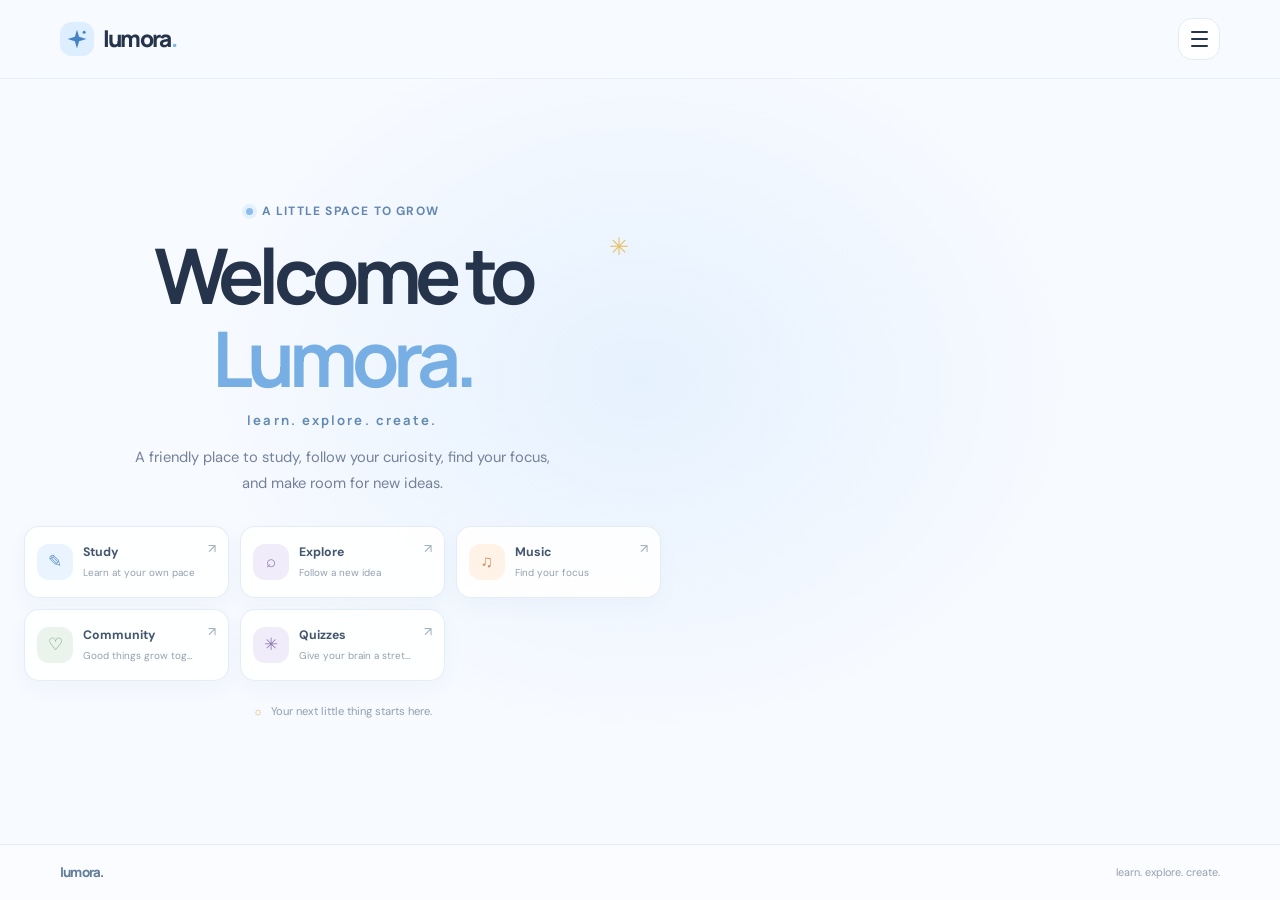
<file: index.html>
<!DOCTYPE html>
<html lang="en">
  <head>
    <meta charset="UTF-8" />
    <meta name="viewport" content="width=device-width, initial-scale=1.0" />
    <meta
      name="description"
      content="Lumora is a friendly space to learn, explore, and create."
    />
    <meta name="theme-color" content="#f5f9ff" />
    <title>Lumora — learn. explore. create.</title>
    <link rel="preconnect" href="https://fonts.googleapis.com" />
    <link rel="preconnect" href="https://fonts.gstatic.com" crossorigin />
    <link
      href="https://fonts.googleapis.com/css2?family=DM+Sans:wght@400;500;600;700&family=Manrope:wght@400;500;600;700;800&display=swap"
      rel="stylesheet"
    />
    <link rel="stylesheet" href="styles.css" />
    <script src="script.js" defer></script>
  </head>
  <body class="home-page">
    <header class="site-header">
      <div class="container nav-wrap">
        <a href="index.html" class="brand" aria-label="Lumora home">
          <span class="brand-mark" aria-hidden="true">
            <svg viewBox="0 0 32 32" fill="none">
              <path d="M16 3.5 18.8 13l9.7 3-9.7 2.9-2.8 9.6-2.9-9.6-9.6-2.9 9.6-3L16 3.5Z" fill="currentColor" />
              <circle cx="25.5" cy="7" r="2" fill="currentColor" />
            </svg>
          </span>
          <span class="brand-name">lumora<span>.</span></span>
        </a>

        <button class="menu-toggle" aria-label="Open navigation menu" aria-expanded="false" aria-controls="main-nav">
          <span></span>
          <span></span>
          <span></span>
        </button>

        <nav class="main-nav" id="main-nav" aria-label="Main navigation">
          <a href="study.html#study">Study</a>
          <a href="study.html#explore">Explore</a>
          <a href="study.html#music">Music</a>
          <a href="study.html#community">Community</a>
          <a href="study.html#quizzes">Quizzes</a>
        </nav>
      </div>
    </header>

    <main class="home-main">
      <section class="home-welcome">
        <div class="container home-content">
          <span class="home-sparkle" aria-hidden="true">✳</span>
          <p class="eyebrow"><span class="eyebrow-dot"></span> A little space to grow</p>
          <h1>Welcome to <span>Lumora.</span></h1>
          <p class="home-slogan">learn. explore. create.</p>
          <p class="home-description">
            A friendly place to study, follow your curiosity, find your focus,
            and make room for new ideas.
          </p>
          <nav class="home-links" aria-label="Explore Lumora">
            <a class="home-link study-home-link" href="study.html#study">
              <span class="home-link-icon" aria-hidden="true">✎</span>
              <span><strong>Study</strong><small>Learn at your own pace</small></span>
              <span class="home-link-arrow" aria-hidden="true">↗</span>
            </a>
            <a class="home-link explore-home-link" href="study.html#explore">
              <span class="home-link-icon" aria-hidden="true">⌕</span>
              <span><strong>Explore</strong><small>Follow a new idea</small></span>
              <span class="home-link-arrow" aria-hidden="true">↗</span>
            </a>
            <a class="home-link music-home-link" href="study.html#music">
              <span class="home-link-icon" aria-hidden="true">♫</span>
              <span><strong>Music</strong><small>Find your focus</small></span>
              <span class="home-link-arrow" aria-hidden="true">↗</span>
            </a>
            <a class="home-link community-home-link" href="study.html#community">
              <span class="home-link-icon" aria-hidden="true">♡</span>
              <span><strong>Community</strong><small>Good things grow together</small></span>
              <span class="home-link-arrow" aria-hidden="true">↗</span>
            </a>
            <a class="home-link quiz-home-link" href="study.html#quizzes">
              <span class="home-link-icon" aria-hidden="true">✳</span>
              <span><strong>Quizzes</strong><small>Give your brain a stretch</small></span>
              <span class="home-link-arrow" aria-hidden="true">↗</span>
            </a>
          </nav>
          <p class="home-footer-note"><span aria-hidden="true">☼</span> Your next little thing starts here.</p>
        </div>
      </section>
    </main>

    <footer class="home-footer">
      <div class="container">
        <span>lumora.</span>
        <p>learn. explore. create.</p>
      </div>
    </footer>
  </body>
</html>
</file>
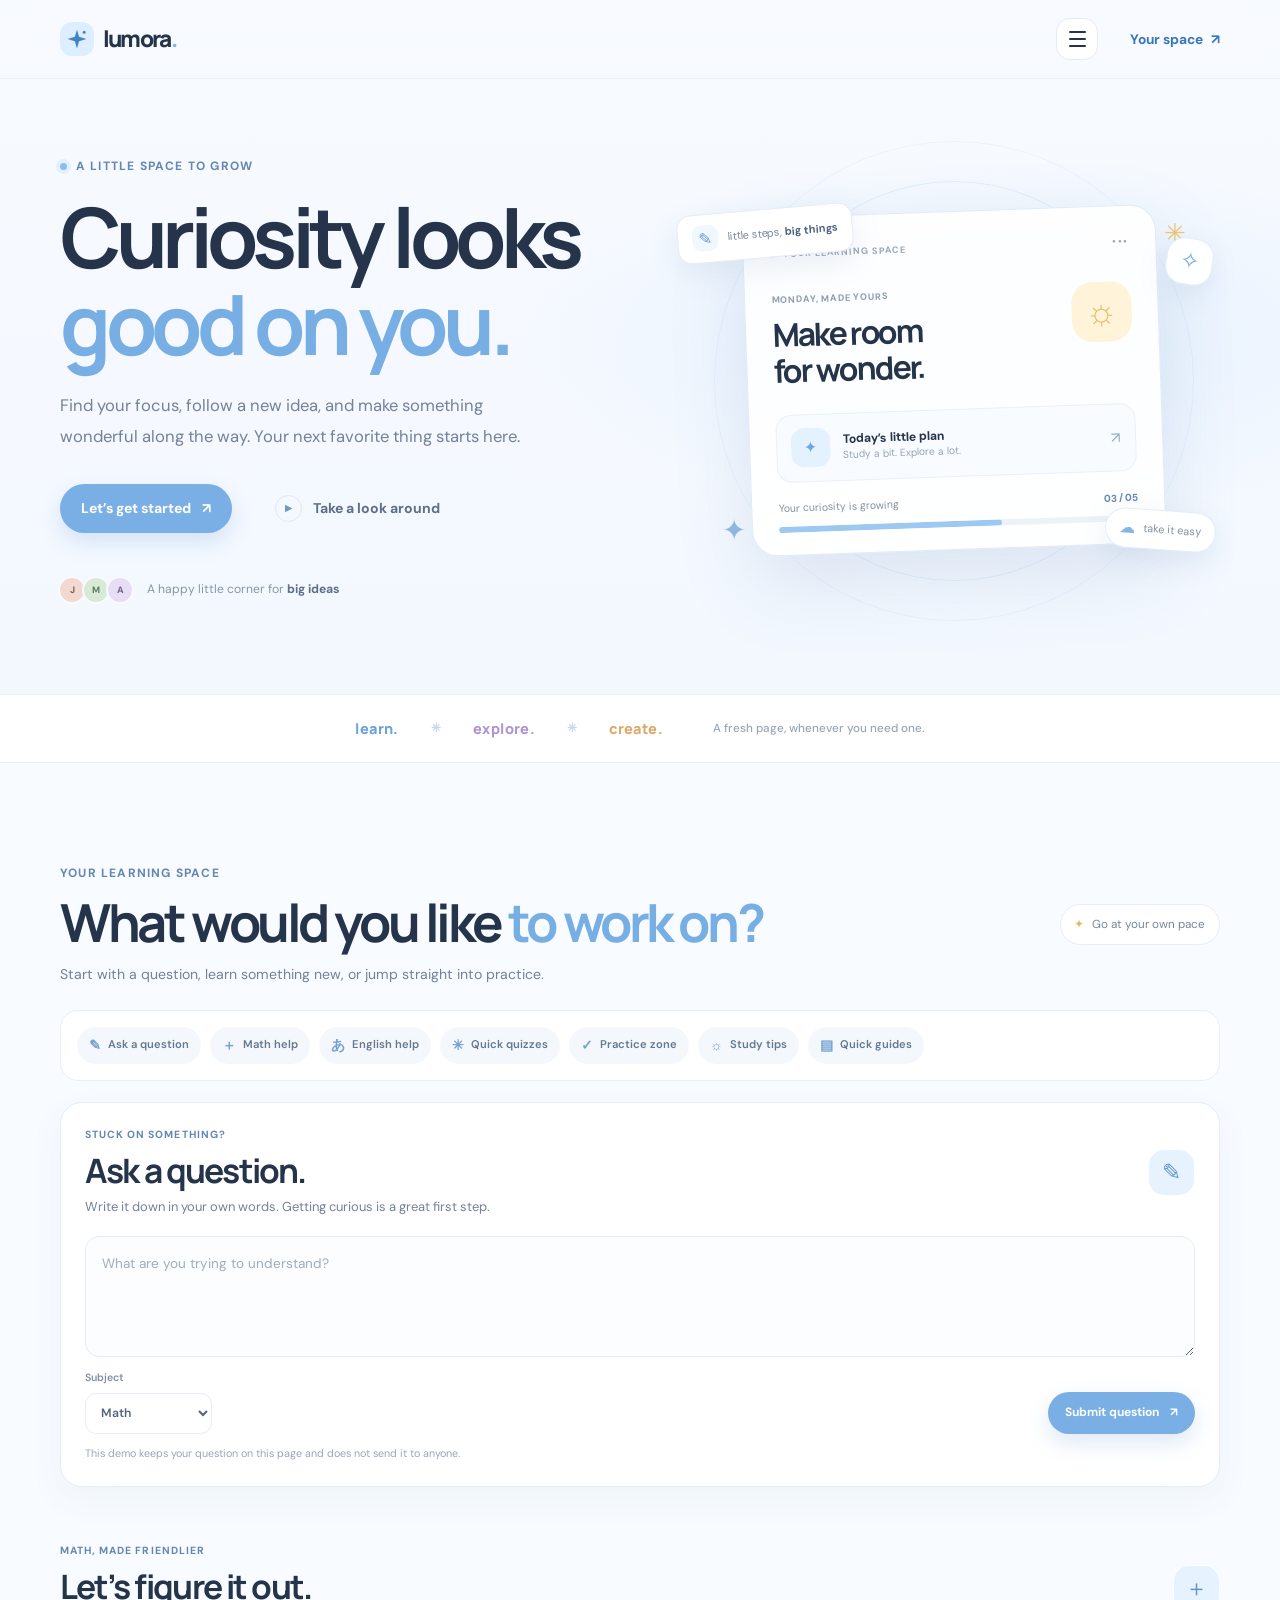
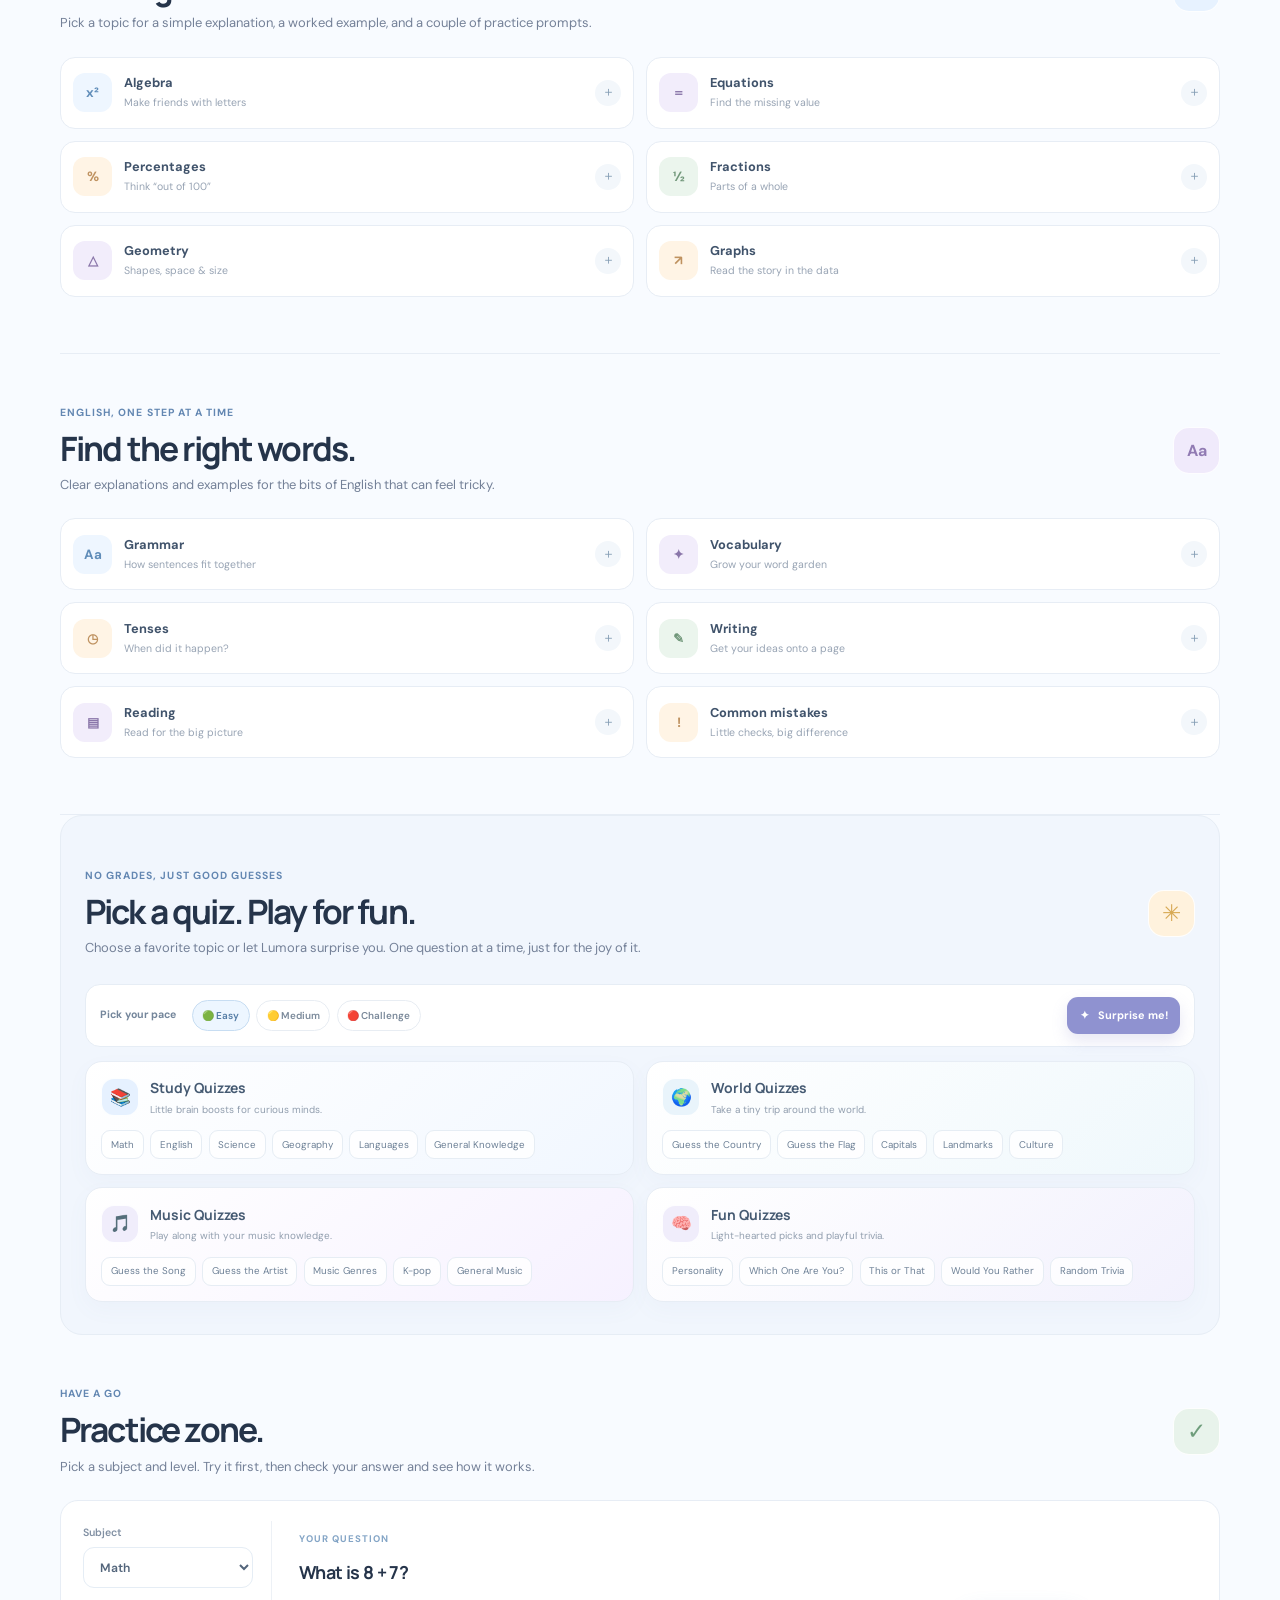
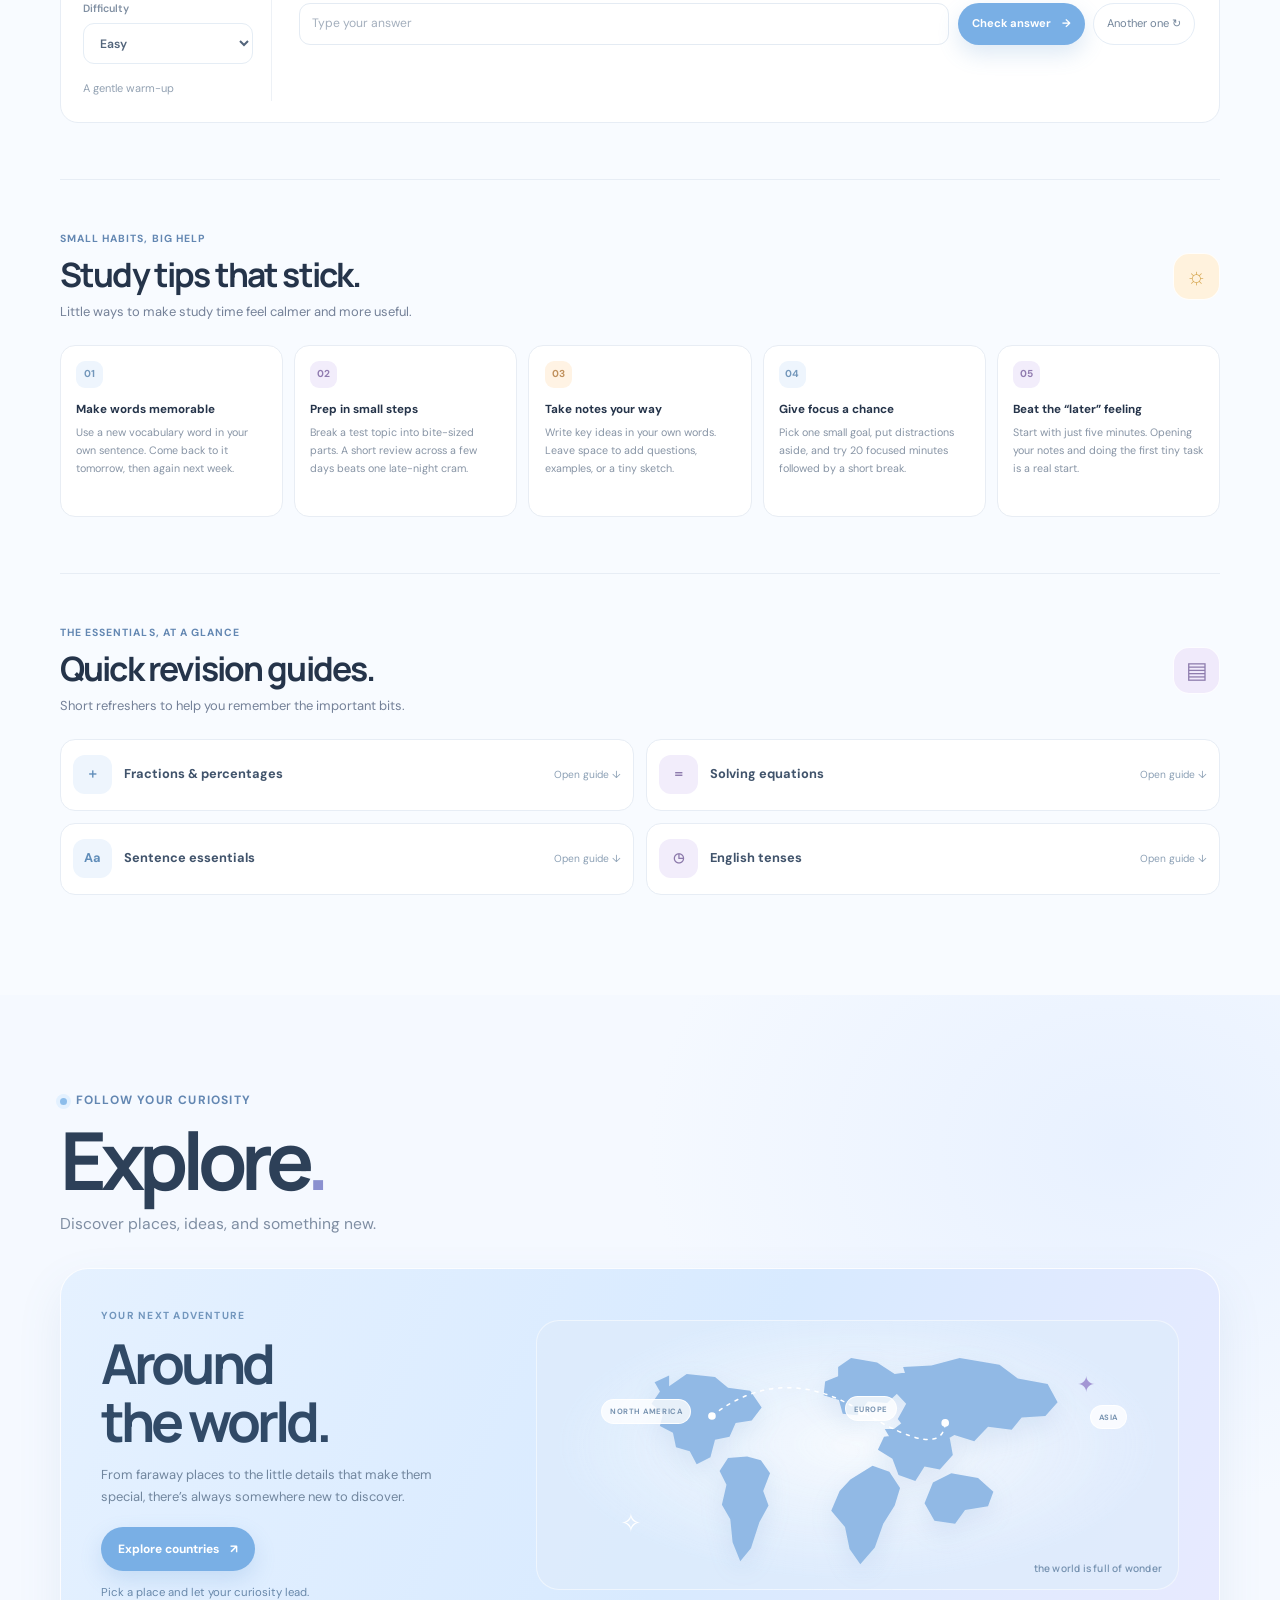
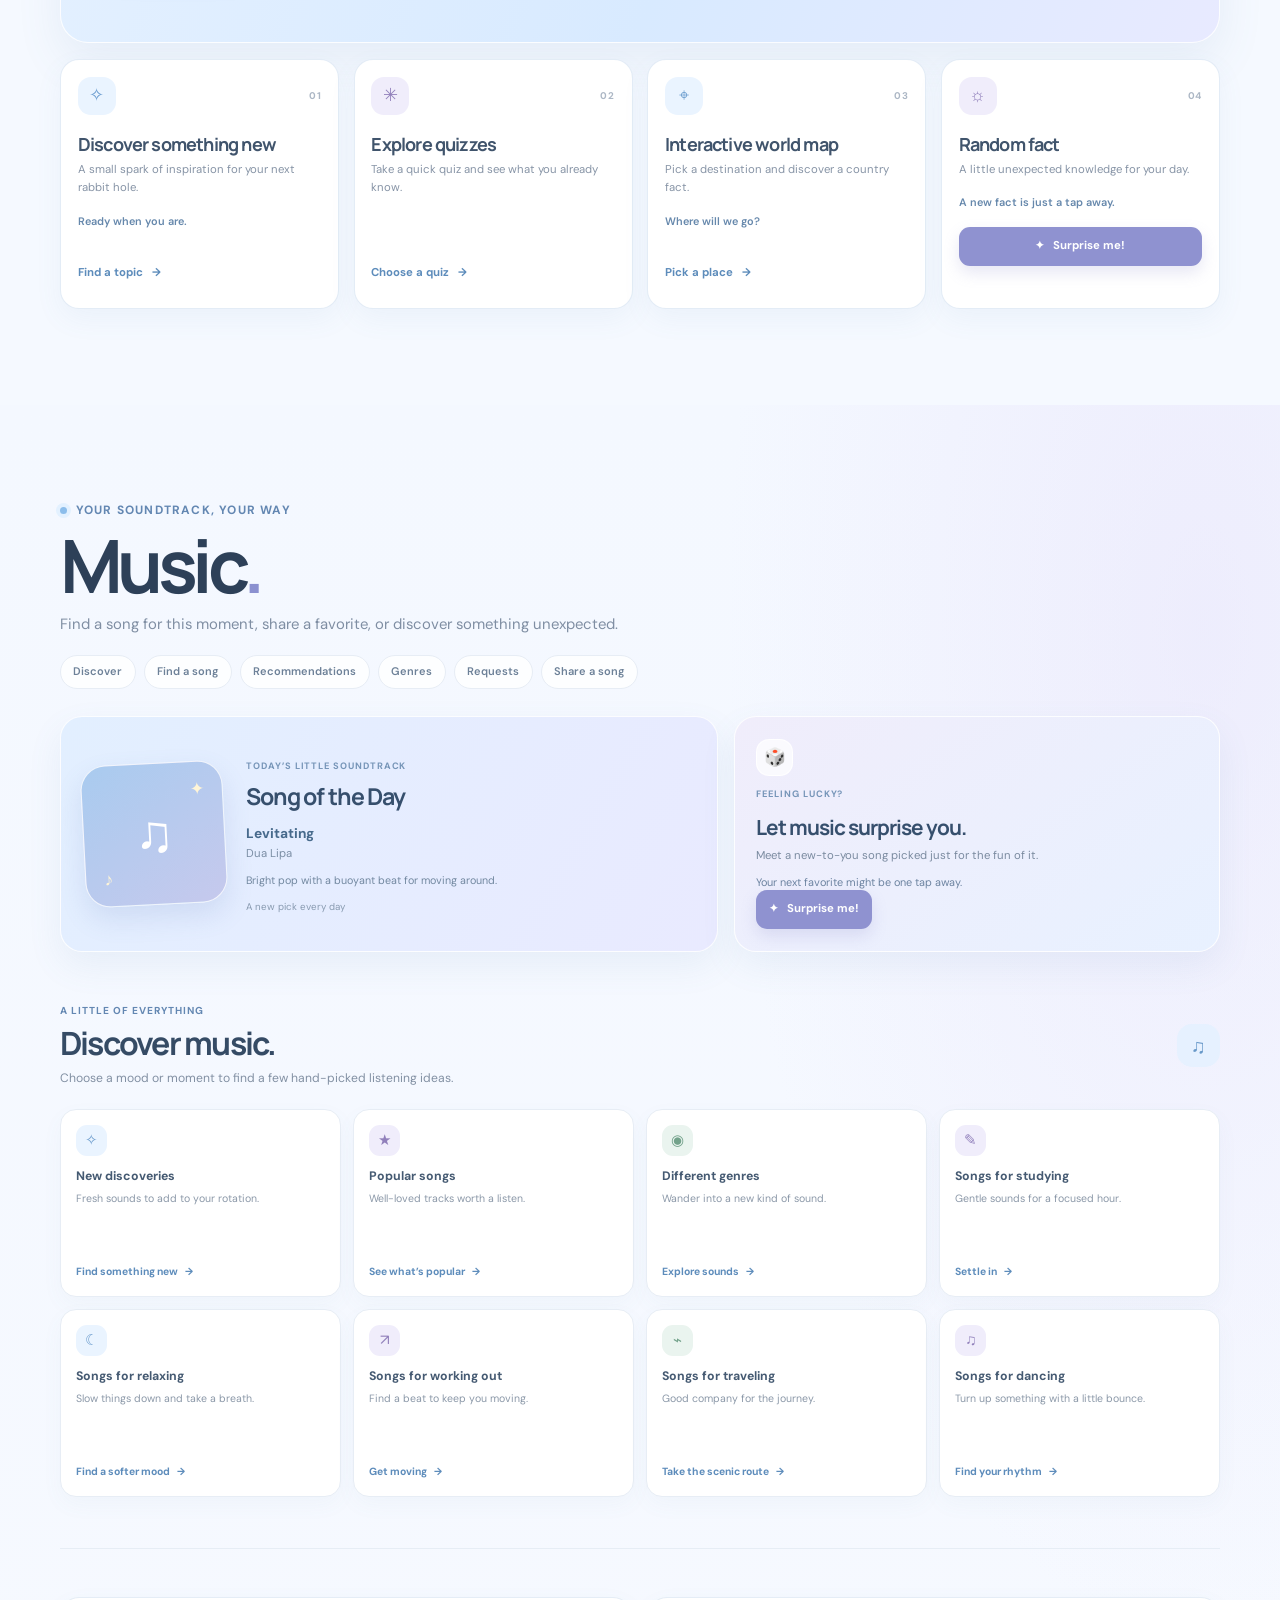
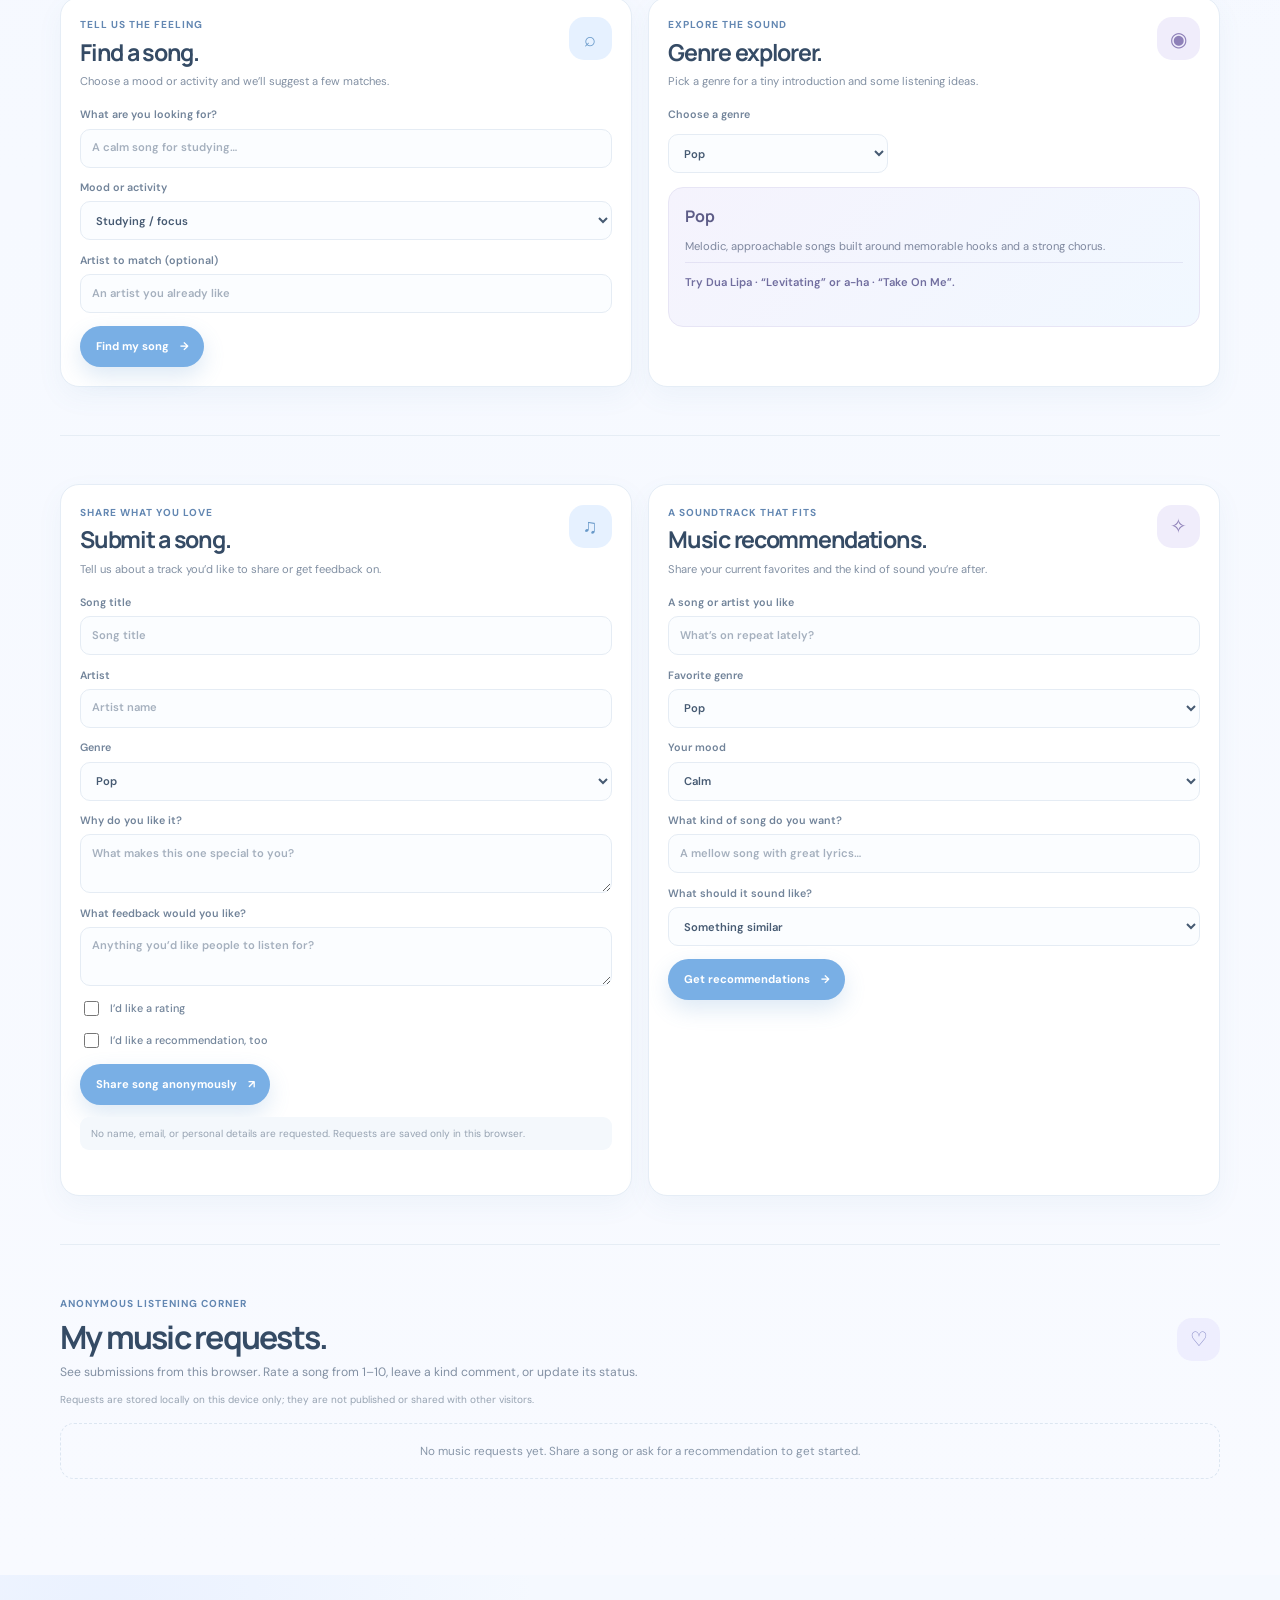
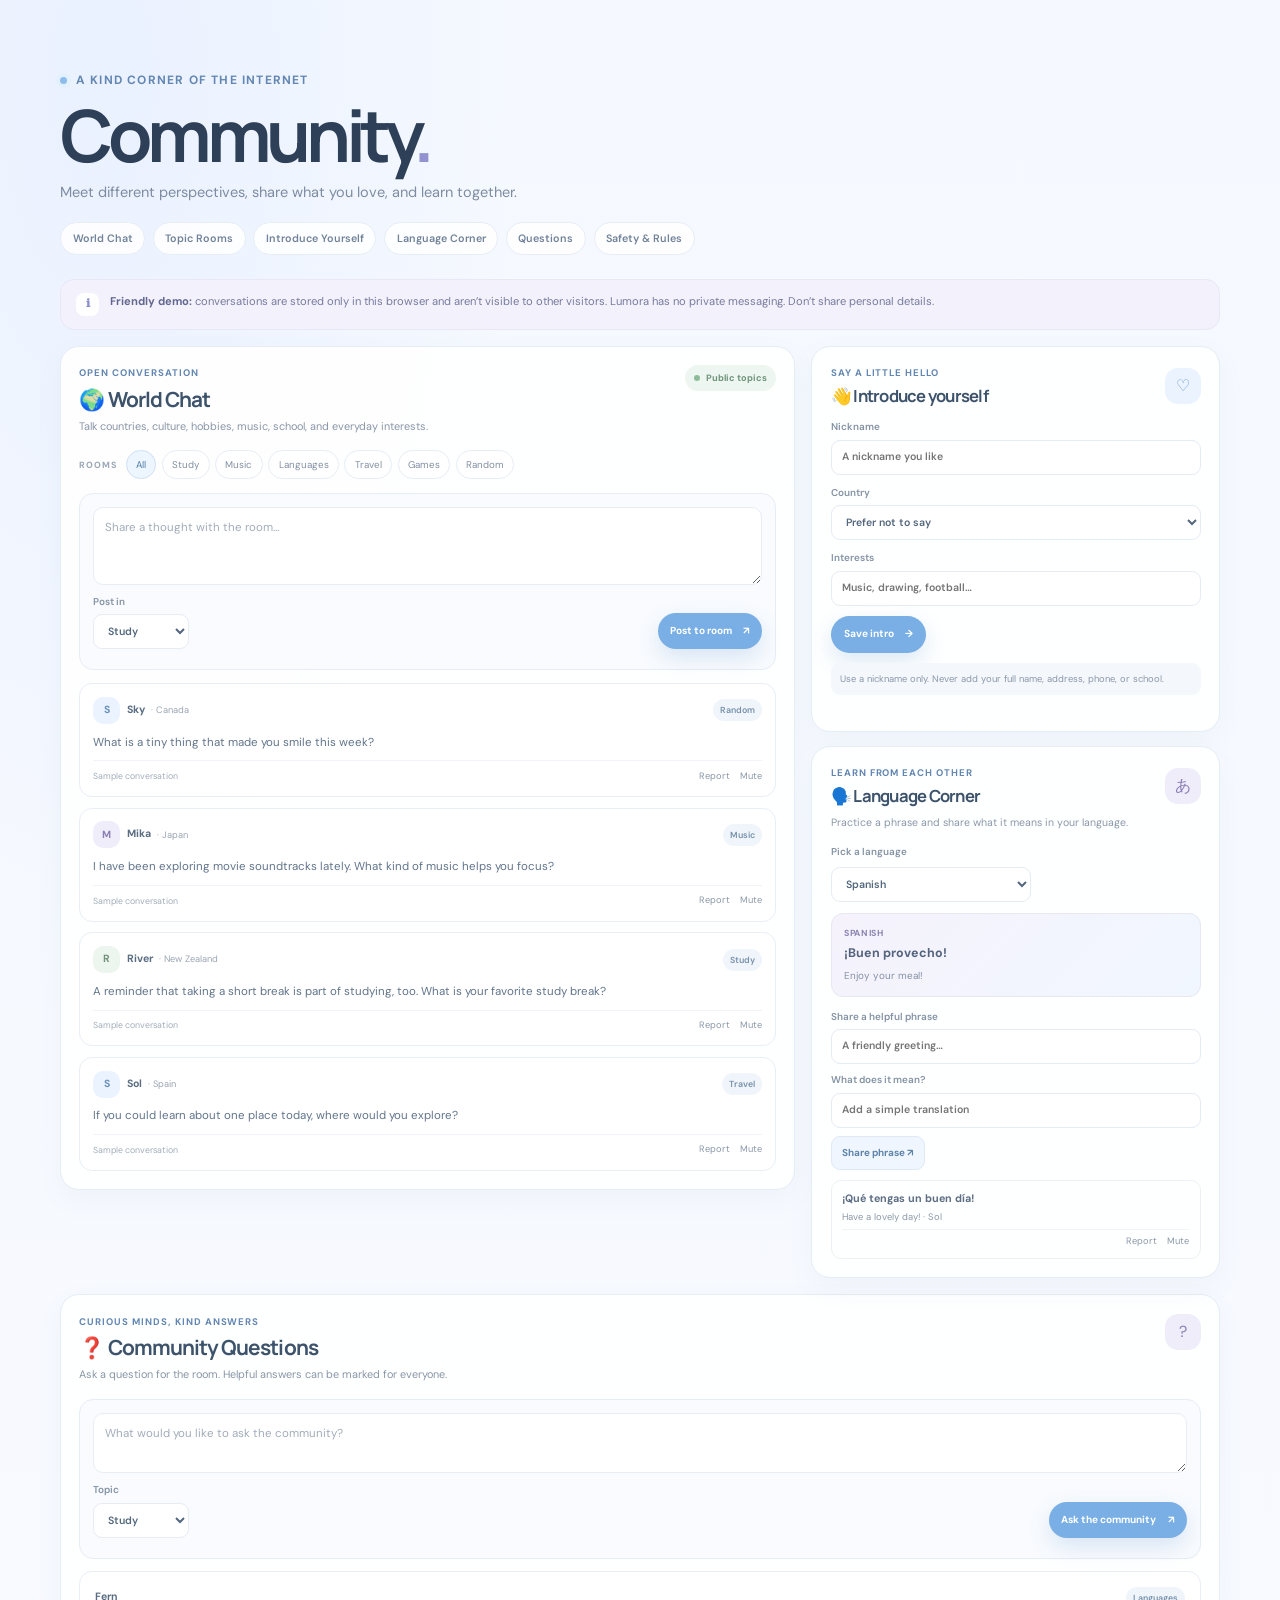
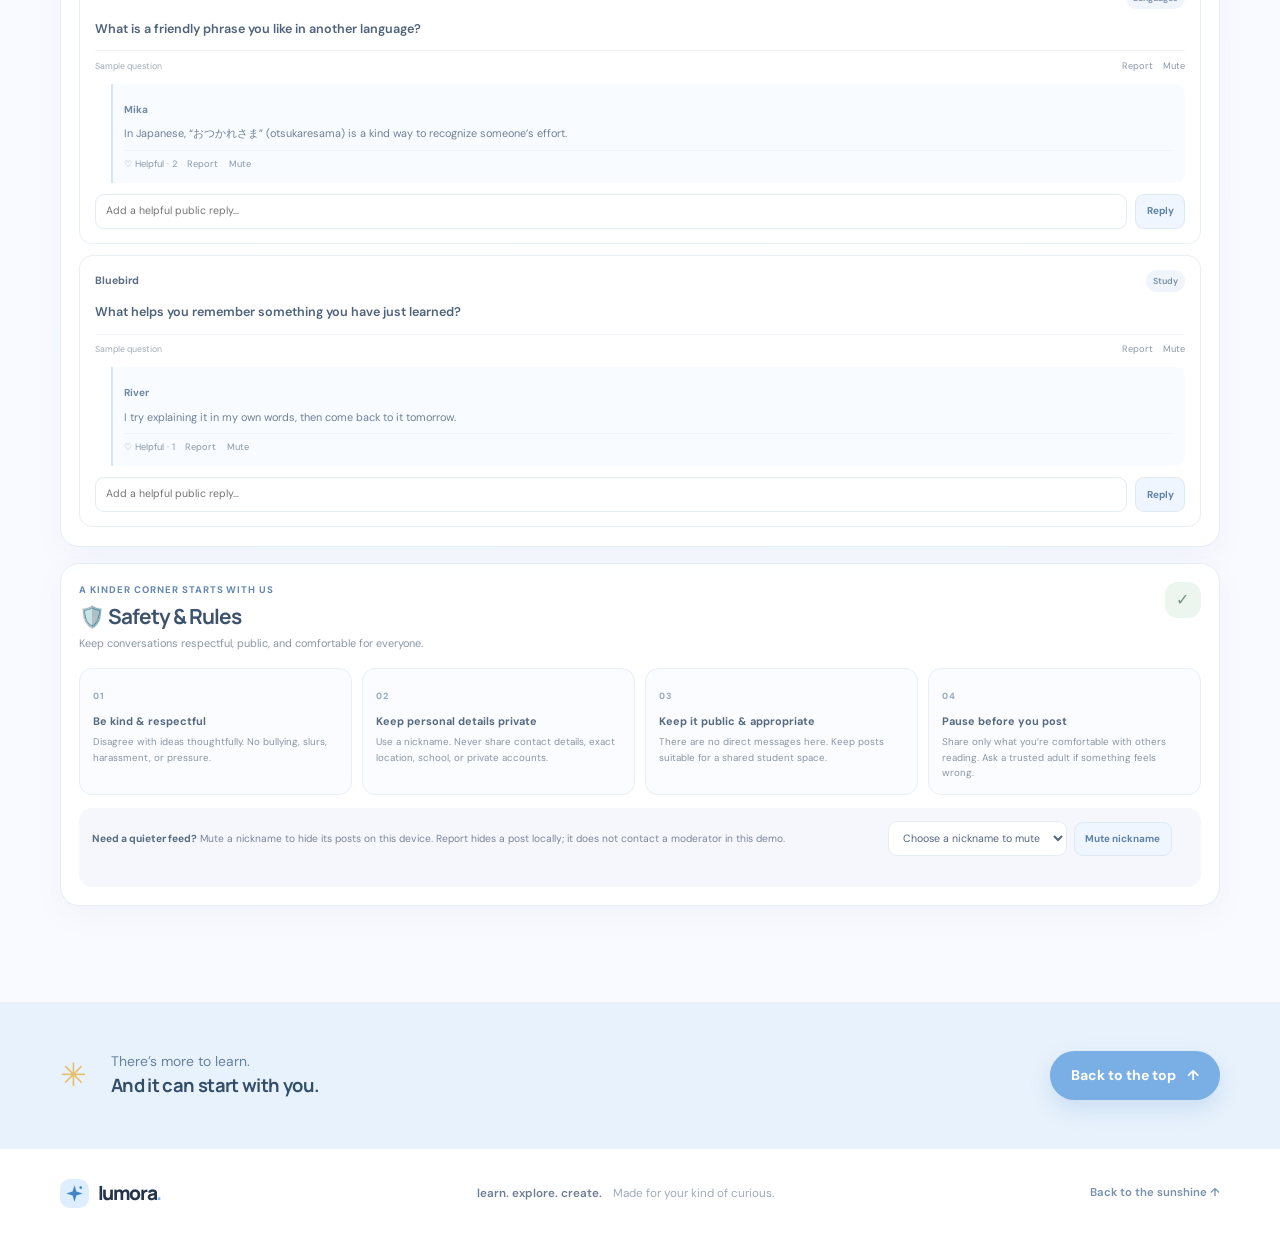
<file: study.html>
<!DOCTYPE html>
<html lang="en">
  <head>
    <meta charset="UTF-8" />
    <meta name="viewport" content="width=device-width, initial-scale=1.0" />
    <meta
      name="description"
      content="Study with Lumora: ask questions, explore Math and English, take quizzes, practice, and find friendly study tips."
    />
    <meta name="theme-color" content="#f5f9ff" />
    <title>Lumora Study Space — learn. explore. create.</title>
    <link rel="preconnect" href="https://fonts.googleapis.com" />
    <link rel="preconnect" href="https://fonts.gstatic.com" crossorigin />
    <link
      href="https://fonts.googleapis.com/css2?family=DM+Sans:wght@400;500;600;700&family=Manrope:wght@400;500;600;700;800&display=swap"
      rel="stylesheet"
    />
    <link rel="stylesheet" href="styles.css" />
    <script src="script.js" defer></script>
  </head>
  <body>
    <header class="site-header">
      <div class="container nav-wrap">
        <a href="index.html" class="brand" aria-label="Lumora home">
          <span class="brand-mark" aria-hidden="true">
            <svg viewBox="0 0 32 32" fill="none">
              <path d="M16 3.5 18.8 13l9.7 3-9.7 2.9-2.8 9.6-2.9-9.6-9.6-2.9 9.6-3L16 3.5Z" fill="currentColor" />
              <circle cx="25.5" cy="7" r="2" fill="currentColor" />
            </svg>
          </span>
          <span class="brand-name">lumora<span>.</span></span>
        </a>

        <button class="menu-toggle" aria-label="Open navigation menu" aria-expanded="false" aria-controls="main-nav">
          <span></span>
          <span></span>
          <span></span>
        </button>

        <nav class="main-nav" id="main-nav" aria-label="Main navigation">
          <a href="study.html#study">Study</a>
          <a href="study.html#explore">Explore</a>
          <a href="study.html#music">Music</a>
          <a href="study.html#community">Community</a>
          <a href="study.html#quizzes">Quizzes</a>
        </nav>

        <a href="study.html#study" class="nav-link">Your space <span aria-hidden="true">↗</span></a>
      </div>
    </header>

    <main id="home">
      <section class="hero">
        <div class="container hero-grid">
          <div class="hero-copy">
            <p class="eyebrow"><span class="eyebrow-dot"></span> A little space to grow</p>
            <h1>Curiosity looks <span>good on you.</span></h1>
            <p class="hero-description">
              Find your focus, follow a new idea, and make something wonderful along the way.
              Your next favorite thing starts here.
            </p>
            <div class="hero-actions">
              <a class="button button-primary" href="#study">Let’s get started <span aria-hidden="true">↗</span></a>
              <a class="button button-quiet" href="#explore"><span class="play-icon" aria-hidden="true">▶</span> Take a look around</a>
            </div>
            <div class="hero-note">
              <div class="avatar-stack" aria-hidden="true">
                <span>J</span><span>M</span><span>A</span>
              </div>
              <p>A happy little corner for <strong>big ideas</strong></p>
            </div>
          </div>

          <div class="hero-art" aria-label="A preview of your Lumora learning space">
            <div class="art-orbit orbit-one"></div>
            <div class="art-orbit orbit-two"></div>
            <div class="sparkle sparkle-one" aria-hidden="true">✳</div>
            <div class="sparkle sparkle-two" aria-hidden="true">✦</div>
            <div class="study-note">
              <span class="note-icon">✎</span>
              <span>little steps, <strong>big things</strong></span>
            </div>
            <div class="art-card">
              <div class="art-card-top">
                <span class="art-label"><span></span> YOUR LEARNING SPACE</span>
                <span class="more-dots" aria-hidden="true">···</span>
              </div>
              <div class="art-card-title">
                <div>
                  <p>MONDAY, MADE YOURS</p>
                  <h2>Make room<br />for wonder.</h2>
                </div>
                <span class="sun-icon" aria-hidden="true">☼</span>
              </div>
              <div class="today-card">
                <div class="today-icon" aria-hidden="true">✦</div>
                <div class="today-info">
                  <strong>Today’s little plan</strong>
                  <span>Study a bit. Explore a lot.</span>
                </div>
                <span class="today-arrow" aria-hidden="true">↗</span>
              </div>
              <div class="art-progress">
                <div><span>Your curiosity is growing</span><strong>03 / 05</strong></div>
                <div class="progress-track"><span></span></div>
              </div>
            </div>
            <div class="floating-bubble bubble-top">✧</div>
            <div class="floating-bubble bubble-bottom"><span>☁</span> take it easy</div>
          </div>
        </div>
      </section>

      <section class="welcome-strip" aria-label="Lumora's motto">
        <div class="container welcome-inner">
          <span>learn.</span><span class="strip-star">✳</span>
          <span>explore.</span><span class="strip-star">✳</span>
          <span>create.</span><span class="strip-aside">A fresh page, whenever you need one.</span>
        </div>
      </section>

      <section class="section study-section" id="study">
          <div class="container">
            <div class="section-heading">
              <div>
                <p class="eyebrow">Your learning space</p>
                <h2>What would you like <span>to work on?</span></h2>
                <p class="section-intro">Start with a question, learn something new, or jump straight into practice.</p>
              </div>
              <span class="study-welcome-note"><span aria-hidden="true">✦</span> Go at your own pace</span>
            </div>
            <nav class="study-jump-links" aria-label="Study area sections">
              <a href="#ask-question"><span>✎</span> Ask a question</a>
              <a href="#math-help"><span>＋</span> Math help</a>
              <a href="#english-help"><span>あ</span> English help</a>
              <a href="#quizzes"><span>✳</span> Quick quizzes</a>
              <a href="#practice"><span>✓</span> Practice zone</a>
              <a href="#study-tips"><span>☼</span> Study tips</a>
              <a href="#quick-guides"><span>▤</span> Quick guides</a>
            </nav>

            <section class="study-block ask-block" id="ask-question">
              <div class="study-block-heading">
                <div>
                  <p class="eyebrow">Stuck on something?</p>
                  <h3>Ask a question.</h3>
                  <p>Write it down in your own words. Getting curious is a great first step.</p>
                </div>
                <span class="study-heading-icon question-heading-icon" aria-hidden="true">✎</span>
              </div>
              <form class="question-form" id="question-form">
                <label class="sr-only" for="student-question">Your question</label>
                <textarea id="student-question" name="question" rows="4" maxlength="1000" required placeholder="What are you trying to understand?"></textarea>
                <div class="question-form-footer">
                  <label class="category-select" for="question-category">
                    <span>Subject</span>
                    <select id="question-category" name="category">
                      <option>Math</option>
                      <option>English</option>
                      <option>Languages</option>
                      <option>Science</option>
                      <option>Other</option>
                    </select>
                  </label>
                  <button class="button button-primary" type="submit">Submit question <span aria-hidden="true">↗</span></button>
                </div>
                <p class="form-message" id="question-message" role="status" hidden></p>
                <p class="form-note">This demo keeps your question on this page and does not send it to anyone.</p>
              </form>
            </section>

            <section class="study-block" id="math-help">
              <div class="study-block-heading">
                <div>
                  <p class="eyebrow">Math, made friendlier</p>
                  <h3>Let’s figure it out.</h3>
                  <p>Pick a topic for a simple explanation, a worked example, and a couple of practice prompts.</p>
                </div>
                <span class="study-heading-icon math-heading-icon" aria-hidden="true">＋</span>
              </div>
              <div class="lesson-grid">
                <details class="lesson-card">
                  <summary><span class="lesson-icon">x²</span><span><strong>Algebra</strong><small>Make friends with letters</small></span><i>＋</i></summary>
                  <div class="lesson-content"><p><strong>The idea:</strong> A letter stands in for a number we don’t know yet. Keep both sides of an equation balanced.</p><p class="lesson-example"><strong>Example</strong><br />If x + 4 = 10, subtract 4 from both sides: <b>x = 6</b>.</p><p class="practice-prompt"><strong>Try it:</strong> What is y if y + 7 = 12? &nbsp;·&nbsp; What is a if 3a = 18?</p></div>
                </details>
                <details class="lesson-card">
                  <summary><span class="lesson-icon">＝</span><span><strong>Equations</strong><small>Find the missing value</small></span><i>＋</i></summary>
                  <div class="lesson-content"><p><strong>The idea:</strong> Whatever you do to one side, do to the other. Undo operations in reverse order.</p><p class="lesson-example"><strong>Example</strong><br />For 2x + 3 = 11, subtract 3, then divide by 2: <b>x = 4</b>.</p><p class="practice-prompt"><strong>Try it:</strong> Solve 2x = 14. &nbsp;·&nbsp; Solve n − 5 = 9.</p></div>
                </details>
                <details class="lesson-card">
                  <summary><span class="lesson-icon">%</span><span><strong>Percentages</strong><small>Think “out of 100”</small></span><i>＋</i></summary>
                  <div class="lesson-content"><p><strong>The idea:</strong> “Percent” means “per hundred.” Turn a percentage into a decimal by dividing by 100.</p><p class="lesson-example"><strong>Example</strong><br />20% of 50 = 0.20 × 50 = <b>10</b>.</p><p class="practice-prompt"><strong>Try it:</strong> Find 10% of 80. &nbsp;·&nbsp; Find 25% of 40.</p></div>
                </details>
                <details class="lesson-card">
                  <summary><span class="lesson-icon">½</span><span><strong>Fractions</strong><small>Parts of a whole</small></span><i>＋</i></summary>
                  <div class="lesson-content"><p><strong>The idea:</strong> The denominator tells how many equal parts make a whole; the numerator tells how many parts you have.</p><p class="lesson-example"><strong>Example</strong><br />1/4 + 2/4 = <b>3/4</b>. With matching denominators, add the numerators.</p><p class="practice-prompt"><strong>Try it:</strong> Simplify 4/8. &nbsp;·&nbsp; Add 2/5 + 1/5.</p></div>
                </details>
                <details class="lesson-card">
                  <summary><span class="lesson-icon">△</span><span><strong>Geometry</strong><small>Shapes, space &amp; size</small></span><i>＋</i></summary>
                  <div class="lesson-content"><p><strong>The idea:</strong> Perimeter measures around a shape; area measures the space inside it.</p><p class="lesson-example"><strong>Example</strong><br />A rectangle 5 cm by 3 cm has area 5 × 3 = <b>15 cm²</b>.</p><p class="practice-prompt"><strong>Try it:</strong> Find the perimeter of a 4 by 2 rectangle. &nbsp;·&nbsp; Find its area.</p></div>
                </details>
                <details class="lesson-card">
                  <summary><span class="lesson-icon">↗</span><span><strong>Graphs</strong><small>Read the story in the data</small></span><i>＋</i></summary>
                  <div class="lesson-content"><p><strong>The idea:</strong> Check the axes and their labels first. A coordinate is written (x, y): across, then up.</p><p class="lesson-example"><strong>Example</strong><br />The point (2, 3) is 2 steps across and 3 steps up from zero.</p><p class="practice-prompt"><strong>Try it:</strong> In (4, 1), which value is the y-coordinate? &nbsp;·&nbsp; What does a rising line show?</p></div>
                </details>
              </div>
            </section>

            <section class="study-block english-block" id="english-help">
              <div class="study-block-heading">
                <div>
                  <p class="eyebrow">English, one step at a time</p>
                  <h3>Find the right words.</h3>
                  <p>Clear explanations and examples for the bits of English that can feel tricky.</p>
                </div>
                <span class="study-heading-icon english-heading-icon" aria-hidden="true">Aa</span>
              </div>
              <div class="lesson-grid">
                <details class="lesson-card">
                  <summary><span class="lesson-icon">Aa</span><span><strong>Grammar</strong><small>How sentences fit together</small></span><i>＋</i></summary>
                  <div class="lesson-content"><p><strong>The idea:</strong> Grammar is how words work together. A sentence usually needs a subject and a verb.</p><p class="lesson-example"><strong>Example</strong><br /><b>The curious student</b> (subject) <b>asks</b> (verb) a question.</p></div>
                </details>
                <details class="lesson-card">
                  <summary><span class="lesson-icon">✦</span><span><strong>Vocabulary</strong><small>Grow your word garden</small></span><i>＋</i></summary>
                  <div class="lesson-content"><p><strong>The idea:</strong> Learn a new word with its meaning, a sentence, and a word it connects to.</p><p class="lesson-example"><strong>Example</strong><br /><b>Curious</b> means eager to know or learn. “Mina was curious about the stars.”</p></div>
                </details>
                <details class="lesson-card">
                  <summary><span class="lesson-icon">◷</span><span><strong>Tenses</strong><small>When did it happen?</small></span><i>＋</i></summary>
                  <div class="lesson-content"><p><strong>The idea:</strong> Verb tenses tell when something happens: past, present, or future.</p><p class="lesson-example"><strong>Example</strong><br /><b>I learn</b> (now) · <b>I learned</b> (before) · <b>I will learn</b> (later).</p></div>
                </details>
                <details class="lesson-card">
                  <summary><span class="lesson-icon">✎</span><span><strong>Writing</strong><small>Get your ideas onto a page</small></span><i>＋</i></summary>
                  <div class="lesson-content"><p><strong>The idea:</strong> Start with one clear point. Add details that support it, then finish by reminding the reader why it matters.</p><p class="lesson-example"><strong>Example</strong><br />Point → reason → example → a short wrap-up.</p></div>
                </details>
                <details class="lesson-card">
                  <summary><span class="lesson-icon">▤</span><span><strong>Reading</strong><small>Read for the big picture</small></span><i>＋</i></summary>
                  <div class="lesson-content"><p><strong>The idea:</strong> Preview the title, look for the main idea, and use nearby sentences to work out unfamiliar words.</p><p class="lesson-example"><strong>Example</strong><br />Ask yourself: “What is this paragraph mostly telling me?”</p></div>
                </details>
                <details class="lesson-card">
                  <summary><span class="lesson-icon">!</span><span><strong>Common mistakes</strong><small>Little checks, big difference</small></span><i>＋</i></summary>
                  <div class="lesson-content"><p><strong>The idea:</strong> Give your work one final read, checking that each sentence is complete and punctuation is in place.</p><p class="lesson-example"><strong>Example</strong><br />“Their going home” → “<b>They’re</b> going home.” They’re means they are.</p></div>
                </details>
              </div>
            </section>

            <section class="study-block quiz-study-block" id="quizzes">
              <div class="study-block-heading">
                <div>
                  <p class="eyebrow">No grades, just good guesses</p>
                  <h3>Pick a quiz. Play for fun.</h3>
                  <p>Choose a favorite topic or let Lumora surprise you. One question at a time, just for the joy of it.</p>
                </div>
                <span class="study-heading-icon quiz-heading-icon" aria-hidden="true">✳</span>
              </div>
              <div class="quiz-lobby" id="quiz-lobby">
                <div class="quiz-lobby-controls">
                  <fieldset class="quiz-difficulty-picker">
                    <legend>Pick your pace</legend>
                    <label class="difficulty-choice easy-choice"><input type="radio" name="quiz-difficulty" value="Easy" checked /><span>🟢 Easy</span></label>
                    <label class="difficulty-choice medium-choice"><input type="radio" name="quiz-difficulty" value="Medium" /><span>🟡 Medium</span></label>
                    <label class="difficulty-choice challenge-choice"><input type="radio" name="quiz-difficulty" value="Challenge" /><span>🔴 Challenge</span></label>
                  </fieldset>
                  <button class="surprise-button quiz-surprise-button" id="quiz-surprise" type="button"><span aria-hidden="true">✦</span> Surprise me!</button>
                </div>
                <div class="quiz-category-grid">
                  <section class="quiz-category-card study-quiz-category">
                    <div class="quiz-category-heading"><span>📚</span><div><h4>Study Quizzes</h4><p>Little brain boosts for curious minds.</p></div></div>
                    <div class="quiz-topic-list">
                      <button type="button" data-quiz="math">Math</button><button type="button" data-quiz="english">English</button><button type="button" data-quiz="science">Science</button><button type="button" data-quiz="geography">Geography</button><button type="button" data-quiz="languages">Languages</button><button type="button" data-quiz="general-knowledge">General Knowledge</button>
                    </div>
                  </section>
                  <section class="quiz-category-card world-quiz-category">
                    <div class="quiz-category-heading"><span>🌍</span><div><h4>World Quizzes</h4><p>Take a tiny trip around the world.</p></div></div>
                    <div class="quiz-topic-list">
                      <button type="button" data-quiz="guess-country">Guess the Country</button><button type="button" data-quiz="guess-flag">Guess the Flag</button><button type="button" data-quiz="capitals">Capitals</button><button type="button" data-quiz="landmarks">Landmarks</button><button type="button" data-quiz="culture">Culture</button>
                    </div>
                  </section>
                  <section class="quiz-category-card music-quiz-category">
                    <div class="quiz-category-heading"><span>🎵</span><div><h4>Music Quizzes</h4><p>Play along with your music knowledge.</p></div></div>
                    <div class="quiz-topic-list">
                      <button type="button" data-quiz="guess-song">Guess the Song</button><button type="button" data-quiz="guess-artist">Guess the Artist</button><button type="button" data-quiz="music-genres">Music Genres</button><button type="button" data-quiz="k-pop">K-pop</button><button type="button" data-quiz="general-music">General Music</button>
                    </div>
                  </section>
                  <section class="quiz-category-card fun-quiz-category">
                    <div class="quiz-category-heading"><span>🧠</span><div><h4>Fun Quizzes</h4><p>Light-hearted picks and playful trivia.</p></div></div>
                    <div class="quiz-topic-list">
                      <button type="button" data-quiz="personality">Personality</button><button type="button" data-quiz="which-one">Which One Are You?</button><button type="button" data-quiz="this-or-that">This or That</button><button type="button" data-quiz="would-you-rather">Would You Rather</button><button type="button" data-quiz="random-trivia">Random Trivia</button>
                    </div>
                  </section>
                </div>
              </div>
              <div class="quiz-player" id="quiz-player" hidden>
                <div class="quiz-player-top">
                  <button class="quiz-back-button" id="quiz-choose-another" type="button">← Choose another quiz</button>
                  <span class="quiz-player-difficulty" id="quiz-player-difficulty"></span>
                </div>
                <div class="quiz-card" id="quiz-game-card" aria-live="polite">
                  <div class="quiz-meta"><span class="quiz-category">READY WHEN YOU ARE</span><span class="quiz-count" id="quiz-count"></span></div>
                  <div class="quiz-progress"><span id="quiz-progress"></span></div>
                  <h3 id="quiz-question"></h3>
                  <div class="quiz-options" id="quiz-options"></div>
                  <div class="quiz-feedback" id="quiz-feedback" role="status"></div>
                  <div class="quiz-bottom">
                    <span id="quiz-score"></span>
                    <button class="quiz-next" id="quiz-next" type="button" disabled>Choose an answer</button>
                  </div>
                  <div class="quiz-result-actions" id="quiz-result-actions" hidden>
                    <button class="button button-primary" id="quiz-try-again" type="button">Try again <span aria-hidden="true">↻</span></button>
                    <button class="community-secondary-button" id="quiz-choose-another-result" type="button">Choose another quiz</button>
                  </div>
                </div>
              </div>
            </section>

            <section class="study-block practice-block" id="practice">
              <div class="study-block-heading">
                <div>
                  <p class="eyebrow">Have a go</p>
                  <h3>Practice zone.</h3>
                  <p>Pick a subject and level. Try it first, then check your answer and see how it works.</p>
                </div>
                <span class="study-heading-icon practice-heading-icon" aria-hidden="true">✓</span>
              </div>
              <div class="practice-card">
                <div class="practice-controls">
                  <label for="practice-subject">Subject
                    <select id="practice-subject"><option value="Math">Math</option><option value="English">English</option></select>
                  </label>
                  <label for="practice-difficulty">Difficulty
                    <select id="practice-difficulty"><option value="Easy">Easy</option><option value="Medium">Medium</option><option value="Challenge">Challenge</option></select>
                  </label>
                  <span class="practice-level-note" id="practice-level-note">A gentle warm-up</span>
                </div>
                <div class="practice-question">
                  <span class="practice-question-label">YOUR QUESTION</span>
                  <h4 id="practice-prompt">What is 8 + 7?</h4>
                  <form id="practice-form" class="practice-answer-form">
                    <label class="sr-only" for="practice-answer">Your answer</label>
                    <input id="practice-answer" name="answer" autocomplete="off" required placeholder="Type your answer" />
                    <button class="button button-primary" type="submit">Check answer <span aria-hidden="true">→</span></button>
                    <button class="practice-next" id="practice-next" type="button">Another one <span aria-hidden="true">↻</span></button>
                  </form>
                  <p class="practice-feedback" id="practice-feedback" role="status"></p>
                  <p class="practice-explanation" id="practice-explanation" hidden></p>
                </div>
              </div>
            </section>

            <section class="study-block tips-block" id="study-tips">
              <div class="study-block-heading">
                <div>
                  <p class="eyebrow">Small habits, big help</p>
                  <h3>Study tips that stick.</h3>
                  <p>Little ways to make study time feel calmer and more useful.</p>
                </div>
                <span class="study-heading-icon tips-heading-icon" aria-hidden="true">☼</span>
              </div>
              <div class="tips-grid">
                <article class="tip-card"><span>01</span><h4>Make words memorable</h4><p>Use a new vocabulary word in your own sentence. Come back to it tomorrow, then again next week.</p></article>
                <article class="tip-card"><span>02</span><h4>Prep in small steps</h4><p>Break a test topic into bite-sized parts. A short review across a few days beats one late-night cram.</p></article>
                <article class="tip-card"><span>03</span><h4>Take notes your way</h4><p>Write key ideas in your own words. Leave space to add questions, examples, or a tiny sketch.</p></article>
                <article class="tip-card"><span>04</span><h4>Give focus a chance</h4><p>Pick one small goal, put distractions aside, and try 20 focused minutes followed by a short break.</p></article>
                <article class="tip-card"><span>05</span><h4>Beat the “later” feeling</h4><p>Start with just five minutes. Opening your notes and doing the first tiny task is a real start.</p></article>
              </div>
            </section>

            <section class="study-block guides-block" id="quick-guides">
              <div class="study-block-heading">
                <div>
                  <p class="eyebrow">The essentials, at a glance</p>
                  <h3>Quick revision guides.</h3>
                  <p>Short refreshers to help you remember the important bits.</p>
                </div>
                <span class="study-heading-icon guides-heading-icon" aria-hidden="true">▤</span>
              </div>
              <div class="guide-grid">
                <details class="guide-card"><summary><span>＋</span><strong>Fractions &amp; percentages</strong><i>Open guide ↓</i></summary><div class="guide-content"><h4>Fractions</h4><p>For addition, make the denominators match. To simplify, divide top and bottom by the same number.</p><p class="guide-formula">Part ÷ whole = fraction &nbsp;·&nbsp; Fraction × 100 = percent</p><p><strong>Example:</strong> 1/4 = 25%, because 1 ÷ 4 = 0.25.</p><h4>Remember</h4><p>“Of” often means multiply: 20% of 60 = 0.2 × 60 = 12.</p></div></details>
                <details class="guide-card"><summary><span>＝</span><strong>Solving equations</strong><i>Open guide ↓</i></summary><div class="guide-content"><h4>Keep it balanced</h4><p>Use inverse operations to get the unknown by itself. Do the same thing to both sides.</p><p class="guide-formula">2x + 4 = 10 &nbsp;→&nbsp; 2x = 6 &nbsp;→&nbsp; x = 3</p><h4>Remember</h4><p>Check your answer by putting it back into the original equation.</p></div></details>
                <details class="guide-card"><summary><span>Aa</span><strong>Sentence essentials</strong><i>Open guide ↓</i></summary><div class="guide-content"><h4>Build a clear sentence</h4><p>A complete sentence expresses a thought and usually has a subject and a verb.</p><p class="guide-formula">Subject + verb + the rest of the idea.</p><h4>Example</h4><p>“The small dog chased its ball.” Subject: the dog. Verb: chased.</p></div></details>
                <details class="guide-card"><summary><span>◷</span><strong>English tenses</strong><i>Open guide ↓</i></summary><div class="guide-content"><h4>Spot when it happens</h4><p>Present: a habit or now. Past: already happened. Future: will happen later.</p><p class="guide-formula">I read · I read yesterday · I will read tomorrow</p><h4>Remember</h4><p>Keep the tense consistent unless the time changes.</p></div></details>
              </div>
            </section>
          </div>
        </div>
      </section>

      <section class="section explore-section" id="explore">
        <div class="container">
          <div class="explore-page-heading">
            <p class="eyebrow"><span class="eyebrow-dot"></span> Follow your curiosity</p>
            <h2>Explore<span>.</span></h2>
            <p class="section-intro">Discover places, ideas, and something new.</p>
          </div>

          <article class="world-feature">
            <div class="world-feature-copy">
              <span class="explore-kicker">YOUR NEXT ADVENTURE</span>
              <h3>Around<br />the world.</h3>
              <p>From faraway places to the little details that make them special, there’s always somewhere new to discover.</p>
              <button class="button button-primary" id="country-button" type="button">Explore countries <span aria-hidden="true">↗</span></button>
              <p class="explore-result" id="country-result" role="status" aria-live="polite">Pick a place and let your curiosity lead.</p>
            </div>
            <div class="world-visual" aria-label="Illustrated map of the world">
              <span class="map-label map-label-one">NORTH AMERICA</span>
              <span class="map-label map-label-two">EUROPE</span>
              <span class="map-label map-label-three">ASIA</span>
              <svg class="world-map" viewBox="0 0 640 340" role="img" aria-label="Soft blue illustration of world map continents">
                <path d="m74 80 23-16 37 4 17 14 29 4 15 22-13 17-21 3-8 18-19 4-6 23-18 9-9-17-18-5-4-19-17-9 4-16-15-13 11-16-7-12 19-9Zm102 92 18 5 12 17-9 23 7 19-12 22-11 34-14 17-10-25-3-30-11-19 6-26-9-18 11-17 25-2Zm119-117 17-12 34 6 23 15 28-4 13 14-9 13-28 2-14 13-25-2-14 18-19-2-5-18-20-6 2-18 17-7Zm73 81 18-14 22 6 9 18-12 15-19 1-7 17-17-8 4-18-10-17Zm49-83 37-10 52 9 24 18 39 7 13 24-16 18-31 2-13 16-31-4-18 19-26-8-19 11-19-16-22 2-14-18 11-20-17-18 17-17-4-13 37-2Zm-31 89 26-8 29 14 4 22-17 19-20-4-12 19-22-8-8-21-19-12 8-17 31-4Zm-46 42 22 8 14 21-7 23-15 24-11 31-19 22-14-20-6-29-18-21 11-26 14-15Zm79 22 24-12 35 6 20 18-7 19-30 5-13 18-27-4-13-23 11-27Z" fill="currentColor" />
                <circle cx="130" cy="119" r="5" fill="#fff" />
                <circle cx="326" cy="113" r="5" fill="#fff" />
                <circle cx="435" cy="128" r="5" fill="#fff" />
                <path d="M130 119 Q220 48 326 113 T435 128" fill="none" stroke="#fff" stroke-dasharray="4 8" stroke-linecap="round" stroke-width="2" />
              </svg>
              <span class="map-sparkle map-sparkle-one" aria-hidden="true">✦</span>
              <span class="map-sparkle map-sparkle-two" aria-hidden="true">✧</span>
              <span class="map-caption">the world is full of wonder</span>
            </div>
          </article>

          <div class="explore-grid">
            <article class="discovery-card discovery-new">
              <div class="discovery-card-top"><span class="discovery-icon" aria-hidden="true">✧</span><span class="discovery-index">01</span></div>
              <h3>Discover something new</h3>
              <p>A small spark of inspiration for your next rabbit hole.</p>
              <p class="discovery-result" id="topic-result" role="status" aria-live="polite">Ready when you are.</p>
              <button class="explore-card-button" id="topic-button" type="button">Find a topic <span aria-hidden="true">→</span></button>
            </article>
            <article class="discovery-card discovery-quiz">
              <div class="discovery-card-top"><span class="discovery-icon" aria-hidden="true">✳</span><span class="discovery-index">02</span></div>
              <h3>Explore quizzes</h3>
              <p>Take a quick quiz and see what you already know.</p>
              <a class="explore-card-button" href="#quizzes">Choose a quiz <span aria-hidden="true">→</span></a>
            </article>
            <article class="discovery-card discovery-map">
              <div class="discovery-card-top"><span class="discovery-icon" aria-hidden="true">⌖</span><span class="discovery-index">03</span></div>
              <h3>Interactive world map</h3>
              <p>Pick a destination and discover a country fact.</p>
              <p class="discovery-result" id="map-result" role="status" aria-live="polite">Where will we go?</p>
              <button class="explore-card-button" id="map-button" type="button">Pick a place <span aria-hidden="true">→</span></button>
            </article>
            <article class="discovery-card discovery-fact">
              <div class="discovery-card-top"><span class="discovery-icon" aria-hidden="true">☼</span><span class="discovery-index">04</span></div>
              <h3>Random fact</h3>
              <p>A little unexpected knowledge for your day.</p>
              <p class="discovery-result" id="fact-result" role="status" aria-live="polite">A new fact is just a tap away.</p>
              <button class="surprise-button" id="surprise-button" type="button"><span aria-hidden="true">✦</span> Surprise me!</button>
            </article>
          </div>
        </div>
      </section>

      <section class="section music-section" id="music">
        <div class="container music-hub">
          <header class="music-page-heading">
            <p class="eyebrow"><span class="eyebrow-dot"></span> Your soundtrack, your way</p>
            <h2>Music<span>.</span></h2>
            <p class="section-intro">Find a song for this moment, share a favorite, or discover something unexpected.</p>
            <nav class="music-jump-links" aria-label="Music sections">
              <a href="#music-discover">Discover</a>
              <a href="#find-song">Find a song</a>
              <a href="#music-recommendations">Recommendations</a>
              <a href="#genre-explorer">Genres</a>
              <a href="#song-requests">Requests</a>
              <a href="#song-submit">Share a song</a>
            </nav>
          </header>

          <div class="music-feature-row">
            <article class="song-day-card">
              <div class="song-day-art" aria-hidden="true"><span>♫</span><i>✦</i><b>♪</b></div>
              <div class="song-day-copy">
                <span class="music-eyebrow">TODAY’S LITTLE SOUNDTRACK</span>
                <h3>Song of the Day</h3>
                <p class="featured-song-title" id="song-day-title"></p>
                <p class="featured-song-artist" id="song-day-artist"></p>
                <p class="song-day-note" id="song-day-note"></p>
                <span class="song-day-caption">A new pick every day</span>
              </div>
            </article>
            <article class="random-song-card">
              <span class="random-music-icon" aria-hidden="true">🎲</span>
              <p class="music-eyebrow">FEELING LUCKY?</p>
              <h3>Let music surprise you.</h3>
              <p>Meet a new-to-you song picked just for the fun of it.</p>
              <div class="random-song-result" id="random-song-result" role="status" aria-live="polite">Your next favorite might be one tap away.</div>
              <button class="surprise-button" id="random-song-button" type="button"><span aria-hidden="true">✦</span> Surprise me!</button>
            </article>
          </div>

          <section class="music-block" id="music-discover">
            <div class="music-block-heading">
              <div><p class="eyebrow">A little of everything</p><h3>Discover music.</h3><p>Choose a mood or moment to find a few hand-picked listening ideas.</p></div>
              <span class="music-heading-icon" aria-hidden="true">♫</span>
            </div>
            <div class="music-discover-grid">
              <article class="music-discover-card"><span class="music-discover-icon">✧</span><h4>New discoveries</h4><p>Fresh sounds to add to your rotation.</p><button type="button" data-music-collection="discoveries">Find something new <span>→</span></button></article>
              <article class="music-discover-card"><span class="music-discover-icon">★</span><h4>Popular songs</h4><p>Well-loved tracks worth a listen.</p><button type="button" data-music-collection="popular">See what’s popular <span>→</span></button></article>
              <article class="music-discover-card"><span class="music-discover-icon">◉</span><h4>Different genres</h4><p>Wander into a new kind of sound.</p><button type="button" data-music-collection="genres">Explore sounds <span>→</span></button></article>
              <article class="music-discover-card"><span class="music-discover-icon">✎</span><h4>Songs for studying</h4><p>Gentle sounds for a focused hour.</p><button type="button" data-music-collection="studying">Settle in <span>→</span></button></article>
              <article class="music-discover-card"><span class="music-discover-icon">☾</span><h4>Songs for relaxing</h4><p>Slow things down and take a breath.</p><button type="button" data-music-collection="relaxing">Find a softer mood <span>→</span></button></article>
              <article class="music-discover-card"><span class="music-discover-icon">↗</span><h4>Songs for working out</h4><p>Find a beat to keep you moving.</p><button type="button" data-music-collection="workout">Get moving <span>→</span></button></article>
              <article class="music-discover-card"><span class="music-discover-icon">⌁</span><h4>Songs for traveling</h4><p>Good company for the journey.</p><button type="button" data-music-collection="traveling">Take the scenic route <span>→</span></button></article>
              <article class="music-discover-card"><span class="music-discover-icon">♫</span><h4>Songs for dancing</h4><p>Turn up something with a little bounce.</p><button type="button" data-music-collection="dancing">Find your rhythm <span>→</span></button></article>
            </div>
            <div class="music-results" id="collection-results" role="status" aria-live="polite" hidden></div>
          </section>

          <div class="music-tools-grid">
            <section class="music-panel-card" id="find-song">
              <div class="music-block-heading compact">
                <div><p class="eyebrow">Tell us the feeling</p><h3>Find a song.</h3><p>Choose a mood or activity and we’ll suggest a few matches.</p></div>
                <span class="music-heading-icon" aria-hidden="true">⌕</span>
              </div>
              <form class="music-form" id="find-song-form">
                <label for="find-song-description">What are you looking for?
                  <input id="find-song-description" name="description" maxlength="180" placeholder="A calm song for studying…" />
                </label>
                <label for="find-song-category">Mood or activity
                  <select id="find-song-category" name="category">
                    <option value="studying">Studying / focus</option><option value="relaxing">Calm / relaxing</option><option value="workout">Energetic / workout</option><option value="traveling">Travel / daydreaming</option><option value="dancing">Dancing</option><option value="sad">Sad, but not too slow</option><option value="similar">Similar to an artist</option>
                  </select>
                </label>
                <label for="find-song-artist">Artist to match (optional)
                  <input id="find-song-artist" name="artist" maxlength="80" placeholder="An artist you already like" />
                </label>
                <button class="button button-primary" type="submit">Find my song <span aria-hidden="true">→</span></button>
              </form>
              <div class="music-results" id="find-song-results" role="status" aria-live="polite" hidden></div>
            </section>

            <section class="music-panel-card" id="genre-explorer">
              <div class="music-block-heading compact">
                <div><p class="eyebrow">Explore the sound</p><h3>Genre explorer.</h3><p>Pick a genre for a tiny introduction and some listening ideas.</p></div>
                <span class="music-heading-icon genre-icon" aria-hidden="true">◉</span>
              </div>
              <label class="genre-select-label" for="genre-select">Choose a genre
                <select id="genre-select">
                  <option value="pop">Pop</option><option value="indie">Indie</option><option value="jazz">Jazz</option><option value="classical">Classical</option><option value="hiphop">Hip-hop</option><option value="electronic">Electronic</option><option value="rock">Rock</option><option value="rnb">R&amp;B</option>
                </select>
              </label>
              <article class="genre-result-card" id="genre-result" aria-live="polite"></article>
            </section>
          </div>

          <div class="music-tools-grid request-tools-grid">
            <section class="music-panel-card submission-panel" id="song-submit">
              <div class="music-block-heading compact">
                <div><p class="eyebrow">Share what you love</p><h3>Submit a song.</h3><p>Tell us about a track you’d like to share or get feedback on.</p></div>
                <span class="music-heading-icon" aria-hidden="true">♫</span>
              </div>
              <form class="music-form" id="song-submission-form">
                <label for="submission-title">Song title<input id="submission-title" name="title" maxlength="120" required placeholder="Song title" /></label>
                <label for="submission-artist">Artist<input id="submission-artist" name="artist" maxlength="100" required placeholder="Artist name" /></label>
                <label for="submission-genre">Genre<select id="submission-genre" name="genre"><option>Pop</option><option>Indie</option><option>Jazz</option><option>Classical</option><option>Hip-hop</option><option>Electronic</option><option>Rock</option><option>R&amp;B</option><option>Other</option></select></label>
                <label for="submission-why">Why do you like it?<textarea id="submission-why" name="why" rows="2" maxlength="300" placeholder="What makes this one special to you?"></textarea></label>
                <label for="submission-feedback">What feedback would you like?<textarea id="submission-feedback" name="feedback" rows="2" maxlength="300" placeholder="Anything you’d like people to listen for?"></textarea></label>
                <label class="music-checkbox"><input type="checkbox" id="submission-rating" name="ratingRequested" /> I’d like a rating</label>
                <label class="music-checkbox"><input type="checkbox" id="submission-recommendation" name="recommendationRequested" /> I’d like a recommendation, too</label>
                <button class="button button-primary" type="submit">Share song anonymously <span aria-hidden="true">↗</span></button>
                <p class="music-privacy-note">No name, email, or personal details are requested. Requests are saved only in this browser.</p>
                <p class="music-form-message" id="submission-message" role="status"></p>
              </form>
            </section>

            <section class="music-panel-card recommendation-panel" id="music-recommendations">
              <div class="music-block-heading compact">
                <div><p class="eyebrow">A soundtrack that fits</p><h3>Music recommendations.</h3><p>Share your current favorites and the kind of sound you’re after.</p></div>
                <span class="music-heading-icon genre-icon" aria-hidden="true">✧</span>
              </div>
              <form class="music-form" id="recommendation-form">
                <label for="recommendation-favorite">A song or artist you like<input id="recommendation-favorite" name="favorite" maxlength="120" required placeholder="What’s on repeat lately?" /></label>
                <label for="recommendation-genre">Favorite genre<select id="recommendation-genre" name="genre"><option>Pop</option><option>Indie</option><option>Jazz</option><option>Classical</option><option>Hip-hop</option><option>Electronic</option><option>Rock</option><option>R&amp;B</option></select></label>
                <label for="recommendation-mood">Your mood<select id="recommendation-mood" name="mood"><option value="calm">Calm</option><option value="upbeat">Upbeat</option><option value="thoughtful">Thoughtful</option><option value="adventurous">Adventurous</option><option value="low-key">Low-key</option></select></label>
                <label for="recommendation-kind">What kind of song do you want?<input id="recommendation-kind" name="kind" maxlength="120" required placeholder="A mellow song with great lyrics…" /></label>
                <label for="recommendation-style">What should it sound like?
                  <select id="recommendation-style" name="style"><option value="similar">Something similar</option><option value="different">Something completely different</option></select>
                </label>
                <button class="button button-primary" type="submit">Get recommendations <span aria-hidden="true">→</span></button>
              </form>
              <div class="music-results" id="recommendation-results" role="status" aria-live="polite" hidden></div>
            </section>
          </div>

          <section class="music-block requests-block" id="song-requests">
            <div class="music-block-heading">
              <div><p class="eyebrow">Anonymous listening corner</p><h3>My music requests.</h3><p>See submissions from this browser. Rate a song from 1–10, leave a kind comment, or update its status.</p></div>
              <span class="music-heading-icon requests-icon" aria-hidden="true">♡</span>
            </div>
            <p class="music-storage-note">Requests are stored locally on this device only; they are not published or shared with other visitors.</p>
            <p class="music-form-message storage-error" id="music-storage-error" role="alert" hidden></p>
            <div class="request-list" id="music-request-list" aria-live="polite"></div>
          </section>
        </div>
      </section>

      <section class="section community-section" id="community">
        <div class="container community-hub">
          <header class="community-page-heading">
            <p class="eyebrow"><span class="eyebrow-dot"></span> A kind corner of the internet</p>
            <h2>Community<span>.</span></h2>
            <p class="section-intro">Meet different perspectives, share what you love, and learn together.</p>
            <nav class="community-jump-links" aria-label="Community sections">
              <a href="#world-chat">World Chat</a>
              <a href="#topic-rooms">Topic Rooms</a>
              <a href="#introduce-yourself">Introduce Yourself</a>
              <a href="#language-corner">Language Corner</a>
              <a href="#community-questions">Questions</a>
              <a href="#community-safety">Safety &amp; Rules</a>
            </nav>
          </header>

          <aside class="community-demo-notice" role="note">
            <span aria-hidden="true">ℹ</span>
            <p><strong>Friendly demo:</strong> conversations are stored only in this browser and aren’t visible to other visitors. Lumora has no private messaging. Don’t share personal details.</p>
          </aside>

          <div class="community-dashboard">
            <section class="community-panel world-chat-panel" id="world-chat">
              <div class="community-panel-heading">
                <div><p class="eyebrow">Open conversation</p><h3>🌍 World Chat</h3><p>Talk countries, culture, hobbies, music, school, and everyday interests.</p></div>
                <span class="community-live-label"><i></i> Public topics</span>
              </div>
              <div class="room-filter-row" id="topic-rooms">
                <span class="room-filter-label">ROOMS</span>
                <div class="room-filters" role="group" aria-label="Filter conversations by room">
                  <button type="button" class="room-filter is-active" data-room="All" aria-pressed="true">All</button>
                  <button type="button" class="room-filter" data-room="Study" aria-pressed="false">Study</button>
                  <button type="button" class="room-filter" data-room="Music" aria-pressed="false">Music</button>
                  <button type="button" class="room-filter" data-room="Languages" aria-pressed="false">Languages</button>
                  <button type="button" class="room-filter" data-room="Travel" aria-pressed="false">Travel</button>
                  <button type="button" class="room-filter" data-room="Games" aria-pressed="false">Games</button>
                  <button type="button" class="room-filter" data-room="Random" aria-pressed="false">Random</button>
                </div>
              </div>
              <form class="community-compose" id="world-chat-form">
                <label class="sr-only" for="world-chat-message">Write a public community post</label>
                <textarea id="world-chat-message" maxlength="500" rows="3" required placeholder="Share a thought with the room…"></textarea>
                <div class="community-compose-footer">
                  <label for="world-chat-room">Post in
                    <select id="world-chat-room">
                      <option>Study</option><option>Music</option><option>Languages</option><option>Travel</option><option>Games</option><option>Random</option>
                    </select>
                  </label>
                  <button type="submit" class="button button-primary">Post to room <span aria-hidden="true">↗</span></button>
                </div>
                <p class="community-inline-message" id="world-chat-message-status" role="status"></p>
              </form>
              <div class="community-feed" id="world-chat-feed" aria-live="polite"></div>
            </section>

            <aside class="community-side-column">
              <section class="community-panel intro-panel" id="introduce-yourself">
                <div class="community-panel-heading compact">
                  <div><p class="eyebrow">Say a little hello</p><h3>👋 Introduce yourself</h3></div>
                  <span class="community-icon-bubble">♡</span>
                </div>
                <form class="community-form" id="intro-form">
                  <label for="intro-nickname">Nickname<input id="intro-nickname" name="nickname" maxlength="24" required placeholder="A nickname you like" /></label>
                  <label for="intro-country">Country<select id="intro-country" name="country"><option value="">Prefer not to say</option><option>Argentina</option><option>Australia</option><option>Brazil</option><option>Canada</option><option>France</option><option>Germany</option><option>India</option><option>Italy</option><option>Japan</option><option>Kenya</option><option>Mexico</option><option>New Zealand</option><option>Spain</option><option>United Kingdom</option><option>United States</option><option>Somewhere else</option></select></label>
                  <label for="intro-interests">Interests<input id="intro-interests" name="interests" maxlength="100" placeholder="Music, drawing, football…" /></label>
                  <button type="submit" class="button button-primary">Save intro <span aria-hidden="true">→</span></button>
                  <p class="community-privacy-note">Use a nickname only. Never add your full name, address, phone, or school.</p>
                  <p class="community-inline-message" id="intro-status" role="status"></p>
                </form>
                <article class="intro-preview" id="intro-preview" hidden></article>
              </section>

              <section class="community-panel language-panel" id="language-corner">
                <div class="community-panel-heading compact">
                  <div><p class="eyebrow">Learn from each other</p><h3>🗣️ Language Corner</h3></div>
                  <span class="community-icon-bubble lavender-bubble">あ</span>
                </div>
                <p class="community-panel-description">Practice a phrase and share what it means in your language.</p>
                <label class="language-select-label" for="language-select">Pick a language
                  <select id="language-select"><option value="Spanish">Spanish</option><option value="French">French</option><option value="Japanese">Japanese</option><option value="German">German</option><option value="Italian">Italian</option><option value="English">English</option></select>
                </label>
                <div class="language-phrase-card" id="language-phrase-card" aria-live="polite"></div>
                <form class="community-form phrase-form" id="phrase-form">
                  <label for="phrase-text">Share a helpful phrase<input id="phrase-text" name="phrase" maxlength="100" required placeholder="A friendly greeting…" /></label>
                  <label for="phrase-meaning">What does it mean?<input id="phrase-meaning" name="meaning" maxlength="150" required placeholder="Add a simple translation" /></label>
                  <button type="submit" class="community-secondary-button">Share phrase <span aria-hidden="true">↗</span></button>
                </form>
                <div class="phrase-feed" id="phrase-feed" aria-live="polite"></div>
              </section>
            </aside>
          </div>

          <section class="community-panel questions-panel" id="community-questions">
            <div class="community-panel-heading">
              <div><p class="eyebrow">Curious minds, kind answers</p><h3>❓ Community Questions</h3><p>Ask a question for the room. Helpful answers can be marked for everyone.</p></div>
              <span class="community-icon-bubble lavender-bubble">?</span>
            </div>
            <form class="community-compose question-compose" id="community-question-form">
              <label class="sr-only" for="community-question-input">Your public community question</label>
              <textarea id="community-question-input" maxlength="400" rows="2" required placeholder="What would you like to ask the community?"></textarea>
              <div class="community-compose-footer">
                <label for="community-question-room">Topic
                  <select id="community-question-room"><option>Study</option><option>Music</option><option>Languages</option><option>Travel</option><option>Games</option><option>Random</option></select>
                </label>
                <button type="submit" class="button button-primary">Ask the community <span aria-hidden="true">↗</span></button>
              </div>
              <p class="community-inline-message" id="community-question-status" role="status"></p>
            </form>
            <div class="question-feed" id="community-question-feed" aria-live="polite"></div>
          </section>

          <section class="community-panel safety-panel" id="community-safety">
            <div class="community-panel-heading">
              <div><p class="eyebrow">A kinder corner starts with us</p><h3>🛡️ Safety &amp; Rules</h3><p>Keep conversations respectful, public, and comfortable for everyone.</p></div>
              <span class="community-icon-bubble safety-icon">✓</span>
            </div>
            <div class="safety-grid">
              <article><span>01</span><h4>Be kind &amp; respectful</h4><p>Disagree with ideas thoughtfully. No bullying, slurs, harassment, or pressure.</p></article>
              <article><span>02</span><h4>Keep personal details private</h4><p>Use a nickname. Never share contact details, exact location, school, or private accounts.</p></article>
              <article><span>03</span><h4>Keep it public &amp; appropriate</h4><p>There are no direct messages here. Keep posts suitable for a shared student space.</p></article>
              <article><span>04</span><h4>Pause before you post</h4><p>Share only what you’re comfortable with others reading. Ask a trusted adult if something feels wrong.</p></article>
            </div>
            <div class="safety-actions">
              <p><strong>Need a quieter feed?</strong> Mute a nickname to hide its posts on this device. Report hides a post locally; it does not contact a moderator in this demo.</p>
              <form class="mute-form" id="mute-form">
                <label class="sr-only" for="mute-nickname">Nickname to mute</label>
                <select id="mute-nickname"><option value="">Choose a nickname to mute</option></select>
                <button class="community-secondary-button" type="submit">Mute nickname</button>
              </form>
              <div class="muted-list" id="muted-list" aria-live="polite"></div>
              <p class="community-inline-message safety-status" id="safety-status" role="status"></p>
            </div>
          </section>
        </div>
      </section>

      <section class="closing">
        <div class="container closing-inner">
          <span class="closing-star" aria-hidden="true">✳</span>
          <p>There’s more to learn.<br /><strong>And it can start with you.</strong></p>
          <a class="button button-primary" href="#home">Back to the top <span aria-hidden="true">↑</span></a>
        </div>
      </section>
    </main>

    <footer class="site-footer">
      <div class="container footer-inner">
        <a href="#home" class="brand footer-brand" aria-label="Lumora home">
          <span class="brand-mark" aria-hidden="true">
            <svg viewBox="0 0 32 32" fill="none">
              <path d="M16 3.5 18.8 13l9.7 3-9.7 2.9-2.8 9.6-2.9-9.6-9.6-2.9 9.6-3L16 3.5Z" fill="currentColor" />
              <circle cx="25.5" cy="7" r="2" fill="currentColor" />
            </svg>
          </span>
          <span class="brand-name">lumora<span>.</span></span>
        </a>
        <p>learn. explore. create. <span>Made for your kind of curious.</span></p>
        <a class="back-top" href="#home">Back to the sunshine ↑</a>
      </div>
    </footer>
  </body>
</html>
</file>
<file: styles.css>
:root {
  color-scheme: light;
  --ink: #25344a;
  --muted: #748198;
  --blue: #7cafe8;
  --blue-deep: #3977b8;
  --blue-light: #e7f2ff;
  --paper: #f7faff;
  --line: #e9eef5;
  --white: #fff;
  --shadow: 0 20px 55px rgba(80, 116, 158, 0.12);
}

* {
  box-sizing: border-box;
}

html {
  scroll-behavior: smooth;
  scroll-padding-top: 6rem;
}

body {
  margin: 0;
  background: var(--paper);
  color: var(--ink);
  font-family: "DM Sans", sans-serif;
  line-height: 1.6;
  -webkit-font-smoothing: antialiased;
}

img,
svg {
  display: block;
}

a {
  color: inherit;
  text-decoration: none;
}

button,
input {
  font: inherit;
}

button,
a {
  -webkit-tap-highlight-color: transparent;
}

button:focus-visible,
a:focus-visible,
input:focus-visible {
  outline: 3px solid rgba(72, 142, 218, 0.55);
  outline-offset: 3px;
}

.container {
  width: min(1160px, calc(100% - 3rem));
  margin: 0 auto;
}

.site-header {
  position: sticky;
  z-index: 20;
  top: 0;
  background: rgba(247, 250, 255, 0.88);
  backdrop-filter: blur(18px);
  border-bottom: 1px solid rgba(226, 235, 246, 0.76);
}

.nav-wrap {
  display: flex;
  min-height: 78px;
  align-items: center;
  justify-content: space-between;
  gap: 2rem;
}

.brand {
  display: inline-flex;
  flex: 0 0 auto;
  align-items: center;
  gap: 0.55rem;
}

.brand-mark {
  display: grid;
  width: 34px;
  height: 34px;
  place-items: center;
  border-radius: 12px;
  background: #dceeff;
  color: #4384c7;
}

.brand-mark svg {
  width: 24px;
  height: 24px;
}

.brand-name {
  font-family: "Manrope", sans-serif;
  font-size: 1.42rem;
  font-weight: 800;
  letter-spacing: -0.075em;
}

.brand-name > span {
  color: #80b7ec;
}

.main-nav {
  display: flex;
  align-items: center;
  gap: clamp(1.2rem, 3vw, 2.25rem);
  color: #637187;
  font-size: 0.88rem;
  font-weight: 600;
}

.main-nav a,
.nav-link,
.text-link,
.back-top {
  transition: color 180ms ease;
}

.main-nav a:hover,
.nav-link:hover,
.text-link:hover,
.back-top:hover {
  color: var(--blue-deep);
}

.nav-link {
  flex: 0 0 auto;
  color: var(--blue-deep);
  font-size: 0.86rem;
  font-weight: 700;
}

.nav-link span {
  margin-left: 0.3rem;
}

.menu-toggle {
  display: none;
  width: 42px;
  height: 42px;
  align-items: center;
  justify-content: center;
  flex-direction: column;
  gap: 5px;
  border: 1px solid #e3ebf4;
  border-radius: 14px;
  background: white;
  cursor: pointer;
}

.menu-toggle span {
  width: 17px;
  height: 2px;
  border-radius: 2px;
  background: var(--ink);
}

.hero {
  overflow: hidden;
  padding: 4.4rem 0 5.1rem;
  background:
    radial-gradient(ellipse at 79% 42%, rgba(207, 229, 252, 0.42), transparent 35%),
    linear-gradient(180deg, #f7faff 0%, #f3f8ff 100%);
}

.hero-grid {
  display: grid;
  grid-template-columns: 1fr 0.94fr;
  align-items: center;
  gap: 4rem;
}

.hero-copy {
  position: relative;
  z-index: 1;
  padding: 0.5rem 0;
}

.eyebrow {
  display: flex;
  align-items: center;
  gap: 0.55rem;
  margin: 0 0 1.05rem;
  color: #6387b2;
  font-size: 0.75rem;
  font-weight: 700;
  letter-spacing: 0.1em;
  text-transform: uppercase;
}

.eyebrow-dot {
  width: 7px;
  height: 7px;
  border-radius: 50%;
  background: #8cbdeb;
  box-shadow: 0 0 0 4px #e3f1ff;
}

h1,
h2,
h3,
p {
  overflow-wrap: break-word;
}

.hero h1,
.section-heading h2,
.community-copy h2,
.quiz-intro h2 {
  margin: 0;
  font-family: "Manrope", sans-serif;
  font-weight: 700;
  letter-spacing: -0.065em;
}

.hero h1 {
  max-width: 620px;
  font-size: clamp(3.35rem, 6.5vw, 5.6rem);
  line-height: 1.04;
}

.hero h1 span,
.section-heading h2 span,
.community-copy h2 span,
.quiz-intro h2 span {
  color: #77aee4;
}

.hero-description {
  max-width: 470px;
  margin: 1.5rem 0 0;
  color: var(--muted);
  font-size: 1.04rem;
  line-height: 1.85;
}

.hero-actions {
  display: flex;
  flex-wrap: wrap;
  align-items: center;
  gap: 0.75rem 1.35rem;
  margin-top: 1.85rem;
}

.button {
  display: inline-flex;
  min-height: 49px;
  align-items: center;
  justify-content: center;
  gap: 0.7rem;
  padding: 0.75rem 1.25rem;
  border: 1px solid transparent;
  border-radius: 999px;
  font-size: 0.88rem;
  font-weight: 700;
  transition: transform 180ms ease, box-shadow 180ms ease, background 180ms ease;
}

.button:hover {
  transform: translateY(-2px);
}

.button-primary {
  background: #79afe5;
  box-shadow: 0 9px 22px rgba(83, 145, 205, 0.2);
  color: white;
}

.button-primary:hover {
  background: #649bd4;
  box-shadow: 0 12px 25px rgba(83, 145, 205, 0.27);
}

.button-quiet {
  color: #5e7088;
}

.play-icon {
  display: grid;
  width: 27px;
  height: 27px;
  place-items: center;
  border: 1px solid #dfe8f2;
  border-radius: 50%;
  color: #6b9ac9;
  font-size: 0.56rem;
}

.hero-note {
  display: flex;
  align-items: center;
  gap: 0.8rem;
  margin-top: 2.6rem;
}

.avatar-stack {
  display: flex;
  padding-left: 2px;
}

.avatar-stack span {
  display: grid;
  width: 28px;
  height: 28px;
  margin-left: -4px;
  place-items: center;
  border: 2px solid var(--paper);
  border-radius: 50%;
  background: #f3d8cf;
  color: #795f5a;
  font-size: 0.58rem;
  font-weight: 700;
}

.avatar-stack span:nth-child(2) {
  background: #d8e9d6;
  color: #567b60;
}

.avatar-stack span:nth-child(3) {
  background: #e7ddf5;
  color: #74628c;
}

.hero-note p {
  margin: 0;
  color: #8995a7;
  font-size: 0.76rem;
}

.hero-note strong {
  color: #5c6f86;
}

.hero-art {
  position: relative;
  display: grid;
  min-height: 430px;
  place-items: center;
}

.art-orbit {
  position: absolute;
  width: 400px;
  height: 400px;
  border: 1px solid rgba(145, 189, 230, 0.2);
  border-radius: 50%;
}

.orbit-two {
  width: 480px;
  height: 480px;
  border-color: rgba(145, 189, 230, 0.13);
}

.art-card {
  position: relative;
  z-index: 1;
  width: min(100%, 414px);
  padding: 1.55rem 1.65rem 1.4rem;
  border: 1px solid rgba(222, 233, 245, 0.9);
  border-radius: 26px;
  background: rgba(255, 255, 255, 0.88);
  box-shadow: 0 28px 75px rgba(91, 131, 173, 0.17);
  transform: rotate(-2deg);
}

.art-card-top,
.art-label,
.art-card-title,
.today-card,
.today-info,
.art-progress > div:first-child {
  display: flex;
  align-items: center;
}

.art-card-top,
.art-card-title {
  justify-content: space-between;
}

.art-label {
  gap: 0.45rem;
  color: #9ba8b8;
  font-size: 0.57rem;
  font-weight: 700;
  letter-spacing: 0.11em;
}

.art-label > span {
  width: 6px;
  height: 6px;
  border-radius: 50%;
  background: #8cc3a2;
}

.more-dots {
  color: #9aa7b7;
  font-size: 1.4rem;
  letter-spacing: 0.08em;
  line-height: 1;
}

.art-card-title {
  align-items: flex-start;
  margin-top: 1.75rem;
}

.art-card-title p {
  margin: 0 0 0.65rem;
  color: #8e9daf;
  font-size: 0.58rem;
  font-weight: 700;
  letter-spacing: 0.09em;
}

.art-card-title h2 {
  margin: 0;
  font-family: "Manrope", sans-serif;
  font-size: 2rem;
  font-weight: 700;
  letter-spacing: -0.065em;
  line-height: 1.12;
}

.sun-icon {
  display: grid;
  width: 60px;
  height: 60px;
  place-items: center;
  border-radius: 21px;
  background: #fff3d9;
  color: #e9bc64;
  font-size: 2.25rem;
}

.today-card {
  gap: 0.78rem;
  margin-top: 1.55rem;
  padding: 0.85rem;
  border: 1px solid #e9f0f7;
  border-radius: 16px;
  background: #f8fbff;
}

.today-icon {
  display: grid;
  width: 39px;
  height: 39px;
  flex: 0 0 auto;
  place-items: center;
  border-radius: 13px;
  background: #e4f1ff;
  color: #6da7df;
}

.today-info {
  min-width: 0;
  flex: 1;
  align-items: flex-start;
  flex-direction: column;
  line-height: 1.45;
}

.today-info strong {
  font-size: 0.76rem;
}

.today-info span {
  color: #98a4b4;
  font-size: 0.64rem;
}

.today-arrow {
  color: #91abc7;
  font-size: 0.95rem;
}

.art-progress {
  margin-top: 1.15rem;
}

.art-progress > div:first-child {
  justify-content: space-between;
  gap: 0.5rem;
  color: #8290a3;
  font-size: 0.65rem;
}

.art-progress strong {
  color: #6089b3;
  font-size: 0.63rem;
}

.progress-track,
.quiz-progress {
  overflow: hidden;
  height: 6px;
  border-radius: 99px;
  background: #edf2f8;
}

.progress-track {
  margin-top: 0.55rem;
}

.progress-track span {
  display: block;
  width: 62%;
  height: 100%;
  border-radius: inherit;
  background: #9dc8f1;
}

.study-note {
  position: absolute;
  z-index: 2;
  top: 43px;
  left: -12px;
  display: flex;
  align-items: center;
  gap: 0.6rem;
  padding: 0.65rem 0.85rem;
  border: 1px solid #e6edf4;
  border-radius: 14px;
  background: white;
  box-shadow: 0 10px 30px rgba(91, 131, 173, 0.12);
  color: #77869a;
  font-size: 0.68rem;
  transform: rotate(-5deg);
}

.study-note strong {
  color: #50647b;
}

.note-icon {
  display: grid;
  width: 26px;
  height: 26px;
  place-items: center;
  border-radius: 9px;
  background: #eff7ff;
  color: #6499cf;
  font-size: 1rem;
}

.sparkle {
  position: absolute;
  z-index: 1;
  color: #f1c871;
}

.sparkle-one {
  top: 48px;
  right: 34px;
  font-size: 1.6rem;
}

.sparkle-two {
  bottom: 43px;
  left: 33px;
  color: #94b9e0;
  font-size: 1.8rem;
}

.floating-bubble {
  position: absolute;
  z-index: 2;
  display: grid;
  place-items: center;
  border: 1px solid rgba(223, 234, 246, 0.85);
  background: rgba(255, 255, 255, 0.94);
  box-shadow: 0 10px 28px rgba(91, 131, 173, 0.12);
  color: #78aadd;
}

.bubble-top {
  top: 72px;
  right: 7px;
  width: 47px;
  height: 47px;
  border-radius: 18px;
  font-size: 1.45rem;
  transform: rotate(9deg);
}

.bubble-bottom {
  bottom: 46px;
  right: 4px;
  display: flex;
  height: 40px;
  gap: 0.48rem;
  padding: 0 0.85rem;
  border-radius: 999px;
  color: #8290a3;
  font-size: 0.68rem;
  transform: rotate(4deg);
}

.bubble-bottom span {
  color: #83b5e5;
  font-size: 1rem;
}

.welcome-strip {
  border-top: 1px solid #eaf0f6;
  border-bottom: 1px solid #eaf0f6;
  background: #fff;
}

.welcome-inner {
  display: flex;
  min-height: 67px;
  align-items: center;
  justify-content: center;
  gap: clamp(0.75rem, 2.5vw, 2.1rem);
  font-family: "Manrope", sans-serif;
  font-size: 0.91rem;
  font-weight: 800;
  letter-spacing: 0.025em;
}

.welcome-inner > span:nth-child(1) {
  color: #6ca3d9;
}

.welcome-inner > span:nth-child(3) {
  color: #b194d4;
}

.welcome-inner > span:nth-child(5) {
  color: #dcaa6d;
}

.strip-star {
  color: #c2d8ee;
  font-size: 0.78rem;
}

.strip-aside {
  margin-left: 1.1rem;
  color: #9aa6b6;
  font-family: "DM Sans", sans-serif;
  font-size: 0.73rem;
  font-weight: 500;
  letter-spacing: 0;
}

.section {
  padding: 6.3rem 0;
}

.section-heading {
  display: flex;
  align-items: flex-end;
  justify-content: space-between;
  gap: 2rem;
  margin-bottom: 2.35rem;
}

.section-heading .eyebrow,
.community-copy .eyebrow,
.quiz-intro .eyebrow {
  margin-bottom: 0.65rem;
}

.section-heading h2,
.community-copy h2,
.quiz-intro h2 {
  font-size: clamp(2.45rem, 4.1vw, 3.6rem);
  line-height: 1.14;
}

.text-link {
  display: inline-flex;
  flex: 0 0 auto;
  align-items: center;
  gap: 0.6rem;
  padding-bottom: 0.35rem;
  color: #5887b8;
  font-size: 0.82rem;
  font-weight: 700;
}

.path-grid {
  display: grid;
  grid-template-columns: repeat(4, minmax(0, 1fr));
  gap: 1rem;
}

.path-card {
  position: relative;
  display: flex;
  min-height: 285px;
  overflow: hidden;
  flex-direction: column;
  padding: 1.25rem 1.3rem;
  border: 1px solid transparent;
  border-radius: 21px;
  transition: transform 200ms ease, box-shadow 200ms ease;
}

.path-card:hover {
  transform: translateY(-5px);
  box-shadow: var(--shadow);
}

.study-card {
  background: #e7f2ff;
}

.explore-card {
  background: #f0eafd;
}

.music-card {
  background: #fff0e7;
}

.community-card {
  background: #e8f3eb;
}

.path-card-top {
  display: flex;
  align-items: center;
  justify-content: space-between;
}

.path-icon {
  display: grid;
  width: 39px;
  height: 39px;
  place-items: center;
  border: 1px solid rgba(255, 255, 255, 0.8);
  border-radius: 13px;
  background: rgba(255, 255, 255, 0.63);
  color: #5d90c3;
  font-size: 1.3rem;
}

.explore-card .path-icon {
  color: #9178b9;
}

.music-card .path-icon {
  color: #cb8a68;
}

.community-card .path-icon {
  color: #689578;
}

.card-arrow {
  color: rgba(61, 83, 107, 0.47);
  font-size: 1rem;
}

.path-kicker {
  margin: 1.45rem 0 0.35rem;
  color: #7891aa;
  font-size: 0.62rem;
  font-weight: 700;
  letter-spacing: 0.11em;
}

.path-card h3 {
  position: relative;
  z-index: 1;
  margin: 0;
  font-family: "Manrope", sans-serif;
  font-size: 1.52rem;
  font-weight: 700;
  letter-spacing: -0.055em;
  line-height: 1.17;
}

.path-card > p:not(.path-kicker) {
  position: relative;
  z-index: 1;
  max-width: 190px;
  margin: 0.55rem 0 0;
  color: #77869a;
  font-size: 0.75rem;
  line-height: 1.65;
}

.path-cta {
  position: relative;
  z-index: 1;
  display: flex;
  align-items: center;
  justify-content: space-between;
  width: min(100%, 180px);
  margin-top: auto;
  padding-top: 1rem;
  color: #4f718f;
  font-size: 0.76rem;
  font-weight: 700;
}

.card-decoration {
  position: absolute;
  right: 14px;
  bottom: 16px;
  color: rgba(255, 255, 255, 0.68);
  font-family: Georgia, serif;
  font-weight: 700;
  line-height: 1;
  pointer-events: none;
}

.study-decoration {
  right: 20px;
  bottom: 23px;
  color: rgba(255, 255, 255, 0.78);
  font-size: 6rem;
  font-style: italic;
}

.explore-decoration {
  bottom: 11px;
  font-size: 6rem;
}

.music-decoration {
  right: 21px;
  bottom: 4px;
  font-size: 7rem;
}

.community-decoration {
  right: 17px;
  bottom: 14px;
  font-size: 5rem;
}

.explore-section {
  padding-top: 5.8rem;
  background: #fff;
}

.explore-heading {
  align-items: flex-end;
}

.section-intro {
  margin: 0.65rem 0 0;
  color: var(--muted);
  font-size: 0.88rem;
}

.search-box {
  display: flex;
  width: min(315px, 100%);
  height: 47px;
  align-items: center;
  gap: 0.55rem;
  padding: 0 0.8rem;
  border: 1px solid #e7edf4;
  border-radius: 14px;
  background: #fbfdff;
  color: #91a0b2;
}

.search-box > span {
  font-size: 1.35rem;
  line-height: 1;
}

.search-box input {
  width: 100%;
  min-width: 0;
  border: 0;
  outline: 0;
  background: transparent;
  color: var(--ink);
  font-size: 0.72rem;
}

.search-box input::placeholder {
  color: #a4afbd;
}

.search-box kbd {
  display: grid;
  width: 21px;
  height: 23px;
  flex: 0 0 auto;
  place-items: center;
  border: 1px solid #e8edf3;
  border-radius: 6px;
  color: #9ba9b8;
  font-family: inherit;
  font-size: 0.65rem;
}

.topic-grid {
  display: grid;
  grid-template-columns: repeat(4, minmax(0, 1fr));
  gap: 1rem;
}

.topic-card {
  position: relative;
  display: flex;
  min-height: 240px;
  overflow: hidden;
  flex-direction: column;
  padding: 1.15rem 1.25rem;
  border-radius: 19px;
  transition: transform 200ms ease, box-shadow 200ms ease;
}

.topic-card:hover {
  transform: translateY(-4px);
  box-shadow: 0 15px 30px rgba(80, 116, 158, 0.12);
}

.topic-sky {
  background: #e6f2ff;
  color: #466e97;
}

.topic-peach {
  background: #fff0e6;
  color: #9e7258;
}

.topic-lilac {
  background: #f0eafb;
  color: #786792;
}

.topic-yellow {
  background: #fdf4d9;
  color: #927b44;
}

.topic-symbol {
  position: absolute;
  top: 8px;
  right: 16px;
  color: rgba(255, 255, 255, 0.88);
  font-size: 4.75rem;
  line-height: 1;
}

.topic-tag {
  position: relative;
  margin-top: 0.15rem;
  color: currentColor;
  font-size: 0.59rem;
  font-weight: 700;
  letter-spacing: 0.1em;
  opacity: 0.72;
}

.topic-card strong {
  position: relative;
  margin-top: 1.35rem;
  font-family: "Manrope", sans-serif;
  font-size: 1.55rem;
  font-weight: 700;
  letter-spacing: -0.055em;
  line-height: 1.2;
}

.topic-foot {
  display: flex;
  align-items: center;
  justify-content: space-between;
  margin-top: auto;
  padding-top: 1rem;
  color: currentColor;
  font-size: 0.67rem;
  opacity: 0.77;
}

.topic-foot span {
  font-size: 1rem;
}

.empty-search {
  margin: 1.5rem 0 0;
  color: var(--muted);
  font-size: 0.9rem;
  text-align: center;
}

.empty-search[hidden] {
  display: none;
}

.music-section {
  padding-top: 5.7rem;
  padding-bottom: 5.7rem;
}

.music-panel {
  position: relative;
  display: grid;
  min-height: 440px;
  overflow: hidden;
  grid-template-columns: 0.85fr 1fr;
  align-items: center;
  gap: 3rem;
  padding: 4rem 5rem;
  border-radius: 30px;
  background:
    radial-gradient(ellipse at 75% 80%, rgba(255,255,255,0.16), transparent 38%),
    linear-gradient(125deg, #b6d4f1 0%, #99bde5 52%, #b0cce9 100%);
}

.music-copy,
.playlist-stack {
  position: relative;
  z-index: 1;
}

.music-copy .eyebrow {
  color: #456d96;
}

.music-copy h2 {
  margin: 0;
  color: #29435f;
  font-family: "Manrope", sans-serif;
  font-size: clamp(2.65rem, 4.5vw, 4rem);
  font-weight: 700;
  letter-spacing: -0.07em;
  line-height: 1.09;
}

.music-copy h2 span {
  color: #f7fcff;
}

.music-copy > p:not(.eyebrow) {
  max-width: 360px;
  margin: 1rem 0 1.5rem;
  color: #4e6d8c;
  font-size: 0.86rem;
  line-height: 1.8;
}

.button-light {
  min-height: 44px;
  padding: 0.65rem 1rem;
  background: rgba(255, 255, 255, 0.85);
  color: #4b6e91;
  font-size: 0.78rem;
}

.playlist-stack {
  display: grid;
  gap: 0.75rem;
  max-width: 450px;
  justify-self: end;
  width: 100%;
}

.playlist {
  display: flex;
  min-height: 76px;
  align-items: center;
  gap: 0.85rem;
  padding: 0.75rem 0.9rem;
  border: 1px solid rgba(255, 255, 255, 0.66);
  border-radius: 17px;
  background: rgba(255, 255, 255, 0.86);
  box-shadow: 0 9px 25px rgba(62, 106, 151, 0.08);
}

.playlist:nth-child(2) {
  transform: translateX(15px);
}

.playlist-art {
  display: grid;
  width: 49px;
  height: 49px;
  flex: 0 0 auto;
  place-items: center;
  border-radius: 14px;
  font-size: 1.6rem;
}

.art-cloud {
  background: #e4f1ff;
  color: #70a5d7;
}

.art-moon {
  background: #f0eafb;
  color: #927cb4;
}

.art-sun {
  background: #fff1d9;
  color: #e4b55e;
}

.playlist-info {
  display: grid;
  flex: 1;
  gap: 0.1rem;
}

.playlist-info strong {
  font-size: 0.79rem;
}

.playlist-info small {
  color: #8e9bad;
  font-size: 0.65rem;
}

.playlist-play {
  display: grid;
  width: 31px;
  height: 31px;
  flex: 0 0 auto;
  place-items: center;
  border-radius: 50%;
  background: #eaf3fc;
  color: #6c9dcc;
  font-size: 0.59rem;
}

.playlist-note {
  margin: 0.15rem 0 0;
  color: rgba(53, 83, 114, 0.75);
  font-size: 0.66rem;
  text-align: right;
}

.playlist-note span {
  margin-left: 0.25rem;
}

.music-sparkle {
  position: absolute;
  color: rgba(255, 255, 255, 0.58);
  font-size: 2rem;
}

.music-sparkle-one {
  top: 27px;
  right: 40px;
}

.music-sparkle-two {
  bottom: 23px;
  left: 47%;
  font-size: 1.4rem;
}

.community-section {
  padding-top: 4rem;
  padding-bottom: 6.2rem;
  background: #fff;
}

.community-grid {
  display: grid;
  grid-template-columns: 1fr 0.9fr;
  align-items: center;
  gap: 5.3rem;
}

.community-art {
  position: relative;
  display: grid;
  min-height: 340px;
  place-items: center;
  border-radius: 28px;
  background: #f1f6fc;
}

.community-orb {
  position: relative;
  display: grid;
  width: 178px;
  height: 178px;
  place-items: center;
  border-radius: 50% 45% 53% 42%;
  background: linear-gradient(140deg, #b9d8f7, #dceaff);
  color: #fff;
  font-family: "Manrope", sans-serif;
  font-size: 5rem;
  font-weight: 800;
  letter-spacing: -0.1em;
  transform: rotate(-7deg);
}

.community-orb span {
  position: absolute;
  top: 20px;
  right: -5px;
  color: #f2c96d;
  font-family: "DM Sans", sans-serif;
  font-size: 1.7rem;
}

.chat-bubble {
  position: absolute;
  display: flex;
  align-items: center;
  gap: 0.55rem;
  padding: 0.8rem 1rem;
  border: 1px solid rgba(230, 237, 246, 0.9);
  border-radius: 15px;
  background: white;
  box-shadow: 0 10px 24px rgba(82, 116, 152, 0.1);
  color: #68788d;
  font-size: 0.7rem;
  font-weight: 600;
}

.chat-bubble span {
  color: #78a9da;
}

.chat-one {
  top: 53px;
  left: 9%;
  transform: rotate(-5deg);
}

.chat-two {
  top: 94px;
  right: 6%;
  transform: rotate(4deg);
}

.chat-two span {
  color: #dc9da4;
}

.chat-three {
  right: 12%;
  bottom: 45px;
  transform: rotate(-3deg);
}

.chat-three span {
  color: #87b295;
}

.community-copy {
  max-width: 430px;
}

.community-copy > p:not(.eyebrow) {
  margin: 1.15rem 0 0;
  color: var(--muted);
  font-size: 0.88rem;
  line-height: 1.85;
}

.community-perks {
  display: flex;
  flex-wrap: wrap;
  gap: 0.7rem 1.2rem;
  margin: 1.3rem 0 1.5rem;
  color: #718096;
  font-size: 0.73rem;
}

.community-perks span {
  display: inline-flex;
  align-items: center;
  gap: 0.4rem;
}

.community-perks i {
  color: #77a9d8;
  font-size: 0.85rem;
  font-style: normal;
}

.community-copy .text-link {
  padding: 0;
}

.quiz-section {
  background: #f5f9ff;
}

.quiz-layout {
  display: grid;
  grid-template-columns: 0.72fr 1fr;
  align-items: center;
  gap: 5rem;
}

.quiz-intro {
  position: relative;
  padding-bottom: 4.3rem;
}

.quiz-intro > p:not(.eyebrow) {
  max-width: 350px;
  margin: 1rem 0 0;
  color: var(--muted);
  font-size: 0.87rem;
  line-height: 1.85;
}

.quiz-stamp {
  position: absolute;
  right: 12%;
  bottom: -5px;
  display: grid;
  width: 90px;
  height: 90px;
  place-items: center;
  border: 1px solid #d6e7f7;
  border-radius: 50%;
  background: #e8f3ff;
  color: #7298bd;
  font-size: 0.58rem;
  font-weight: 700;
  letter-spacing: 0.08em;
  line-height: 1.35;
  text-align: center;
  transform: rotate(10deg);
}

.quiz-stamp b {
  position: absolute;
  top: 4px;
  right: 4px;
  color: #e4bc68;
  font-size: 1.2rem;
}

.quiz-card {
  padding: 1.6rem;
  border: 1px solid #e8eef6;
  border-radius: 23px;
  background: white;
  box-shadow: 0 18px 45px rgba(92, 128, 166, 0.1);
}

.quiz-meta {
  display: flex;
  justify-content: space-between;
  gap: 1rem;
  color: #8293a8;
  font-size: 0.63rem;
  font-weight: 700;
  letter-spacing: 0.08em;
}

.quiz-category {
  color: #709ac5;
}

.quiz-progress {
  height: 5px;
  margin-top: 0.8rem;
}

.quiz-progress span {
  display: block;
  width: 33.333%;
  height: 100%;
  border-radius: inherit;
  background: #94c2ed;
  transition: width 220ms ease;
}

.quiz-card h3 {
  margin: 1.5rem 0 1rem;
  font-family: "Manrope", sans-serif;
  font-size: 1.25rem;
  font-weight: 700;
  letter-spacing: -0.04em;
  line-height: 1.4;
}

.quiz-options {
  display: grid;
  gap: 0.55rem;
}

.quiz-option {
  display: flex;
  min-height: 47px;
  align-items: center;
  gap: 0.72rem;
  padding: 0.55rem 0.75rem;
  border: 1px solid #e9eef4;
  border-radius: 12px;
  background: #fff;
  color: #7b8a9d;
  cursor: pointer;
  font-size: 0.73rem;
  text-align: left;
  transition: border-color 150ms ease, background 150ms ease;
}

.quiz-option > span {
  flex: 1;
  color: #40546c;
  font-weight: 600;
}

.quiz-option > i {
  color: #a5b1bf;
  font-size: 0.8rem;
  font-style: normal;
  opacity: 0;
}

.quiz-option:hover:not(:disabled) {
  border-color: #a9ccec;
  background: #f8fbff;
}

.quiz-option.is-selected {
  border-color: #8bb9e5;
  background: #f0f7ff;
}

.quiz-option.is-selected > i {
  opacity: 1;
}

.quiz-option.is-correct {
  border-color: #a5d3b1;
  background: #f0faf2;
}

.quiz-option.is-incorrect {
  border-color: #e9b9b9;
  background: #fff6f5;
}

.quiz-option:disabled {
  cursor: default;
}

.quiz-feedback {
  min-height: 1.2rem;
  margin-top: 0.6rem;
  color: #689774;
  font-size: 0.72rem;
  font-weight: 600;
}

.quiz-feedback.is-incorrect {
  color: #bd7777;
}

.quiz-bottom {
  display: flex;
  align-items: center;
  justify-content: space-between;
  gap: 1rem;
  margin-top: 0.7rem;
  padding-top: 1rem;
  border-top: 1px solid #edf1f5;
}

.quiz-bottom > span {
  color: #92a0b1;
  font-size: 0.68rem;
}

.quiz-next {
  display: inline-flex;
  min-height: 39px;
  align-items: center;
  gap: 0.55rem;
  padding: 0.5rem 0.9rem;
  border: 0;
  border-radius: 999px;
  background: #78ade0;
  color: white;
  cursor: pointer;
  font-size: 0.7rem;
  font-weight: 700;
  transition: background 150ms ease, opacity 150ms ease;
}

.quiz-next:hover:not(:disabled) {
  background: #6399d0;
}

.quiz-next:disabled {
  background: #d4e4f4;
  cursor: not-allowed;
}

.closing {
  padding: 3rem 0;
  background: #e8f2fc;
}

.closing-inner {
  display: flex;
  align-items: center;
  justify-content: space-between;
  gap: 1.5rem;
}

.closing-star {
  color: #e5bd69;
  font-size: 2rem;
}

.closing-inner p {
  flex: 1;
  margin: 0;
  color: #6682a0;
  font-size: 0.87rem;
  line-height: 1.5;
}

.closing-inner p strong {
  color: #334e69;
  font-family: "Manrope", sans-serif;
  font-size: 1.15rem;
  letter-spacing: -0.035em;
}

.site-footer {
  background: #fff;
}

.footer-inner {
  display: flex;
  min-height: 88px;
  align-items: center;
  justify-content: space-between;
  gap: 1.5rem;
}

.footer-brand .brand-mark {
  width: 29px;
  height: 29px;
  border-radius: 10px;
}

.footer-brand .brand-mark svg {
  width: 21px;
  height: 21px;
}

.footer-brand .brand-name {
  font-size: 1.2rem;
}

.footer-inner > p {
  margin: 0;
  color: #6d7e93;
  font-size: 0.73rem;
  font-weight: 600;
}

.footer-inner > p span {
  margin-left: 0.5rem;
  color: #a0aaba;
  font-weight: 400;
}

.back-top {
  color: #7890aa;
  font-size: 0.71rem;
  font-weight: 600;
}

@media (max-width: 960px) {
  .container {
    width: min(100% - 2.5rem, 760px);
  }

  .nav-wrap {
    gap: 1rem;
  }

  .main-nav {
    gap: 1rem;
    font-size: 0.8rem;
  }

  .hero {
    padding-top: 3.5rem;
  }

  .hero-grid {
    gap: 1.5rem;
  }

  .hero h1 {
    font-size: clamp(3rem, 7vw, 4.5rem);
  }

  .hero-art {
    min-height: 390px;
  }

  .art-card {
    width: min(100%, 370px);
  }

  .art-orbit {
    width: 340px;
    height: 340px;
  }

  .orbit-two {
    width: 410px;
    height: 410px;
  }

  .study-note {
    left: -3px;
  }

  .path-grid,
  .topic-grid {
    grid-template-columns: repeat(2, minmax(0, 1fr));
  }

  .path-card {
    min-height: 265px;
  }

  .topic-card {
    min-height: 220px;
  }

  .music-panel {
    gap: 2rem;
    padding: 3.5rem 3rem;
  }

  .community-grid {
    gap: 3rem;
  }

  .quiz-layout {
    gap: 3rem;
  }
}

@media (max-width: 700px) {
  .container {
    width: min(100% - 2rem, 540px);
  }

  .nav-wrap {
    position: relative;
    min-height: 68px;
  }

  .menu-toggle {
    display: flex;
    margin-left: auto;
  }

  .main-nav {
    position: absolute;
    top: calc(100% - 1px);
    right: 0;
    left: 0;
    display: none;
    align-items: stretch;
    flex-direction: column;
    gap: 0;
    padding: 0.45rem;
    border: 1px solid #e5edf5;
    border-radius: 16px;
    background: rgba(255, 255, 255, 0.98);
    box-shadow: 0 18px 34px rgba(61, 93, 128, 0.12);
  }

  .main-nav.is-open {
    display: flex;
  }

  .main-nav a {
    padding: 0.72rem 0.85rem;
    border-radius: 10px;
  }

  .main-nav a:hover {
    background: #f3f8ff;
  }

  .nav-link {
    display: none;
  }

  .hero {
    padding: 3.6rem 0 3.2rem;
  }

  .hero-grid {
    grid-template-columns: 1fr;
    gap: 0.5rem;
  }

  .hero h1 {
    max-width: 480px;
    font-size: clamp(3.2rem, 12vw, 4.8rem);
  }

  .hero-description {
    max-width: 460px;
    font-size: 0.94rem;
  }

  .hero-note {
    margin-top: 1.7rem;
  }

  .hero-art {
    min-height: 375px;
    margin: 0 -0.5rem;
  }

  .art-card {
    width: min(84%, 380px);
  }

  .art-orbit {
    width: 310px;
    height: 310px;
  }

  .orbit-two {
    width: 370px;
    height: 370px;
  }

  .study-note {
    top: 25px;
    left: 1%;
  }

  .bubble-top {
    top: 44px;
    right: 2%;
  }

  .bubble-bottom {
    right: 2%;
    bottom: 20px;
  }

  .welcome-inner {
    min-height: 62px;
    gap: 0.7rem;
    font-size: 0.85rem;
  }

  .strip-aside {
    display: none;
  }

  .section {
    padding: 4.6rem 0;
  }

  .section-heading {
    align-items: flex-start;
    flex-direction: column;
    gap: 1rem;
    margin-bottom: 1.7rem;
  }

  .section-heading h2,
  .community-copy h2,
  .quiz-intro h2 {
    font-size: clamp(2.45rem, 9vw, 3.25rem);
  }

  .path-card {
    min-height: 260px;
  }

  .explore-section {
    padding-top: 4.6rem;
  }

  .explore-heading {
    gap: 1.35rem;
  }

  .search-box {
    width: 100%;
  }

  .music-section {
    padding-top: 4.2rem;
    padding-bottom: 4.2rem;
  }

  .music-panel {
    grid-template-columns: 1fr;
    gap: 2rem;
    padding: 2.6rem 1.5rem;
    border-radius: 23px;
  }

  .music-copy h2 {
    font-size: 3.25rem;
  }

  .playlist-stack {
    justify-self: stretch;
  }

  .playlist:nth-child(2) {
    transform: translateX(0);
  }

  .community-section {
    padding-top: 3.7rem;
  }

  .community-grid {
    grid-template-columns: 1fr;
    gap: 2.4rem;
  }

  .community-art {
    min-height: 300px;
  }

  .community-copy {
    max-width: none;
  }

  .quiz-layout {
    grid-template-columns: 1fr;
    gap: 2rem;
  }

  .quiz-intro {
    padding-bottom: 0;
  }

  .quiz-stamp {
    right: 4%;
    bottom: -1rem;
    width: 74px;
    height: 74px;
    font-size: 0.5rem;
  }

  .quiz-card {
    padding: 1.2rem;
  }

  .closing-inner {
    flex-wrap: wrap;
    gap: 0.8rem 1rem;
  }

  .closing-inner p {
    min-width: calc(100% - 3rem);
  }

  .closing-inner .button {
    margin-left: 3rem;
  }

  .footer-inner {
    min-height: auto;
    flex-wrap: wrap;
    padding: 1.4rem 0;
  }
}

@media (max-width: 420px) {
  .container {
    width: calc(100% - 1.5rem);
  }

  .hero h1 {
    font-size: 3.05rem;
  }

  .hero-actions {
    align-items: flex-start;
    flex-direction: column;
  }

  .hero-art {
    min-height: 340px;
  }

  .art-card {
    width: 88%;
    padding: 1.2rem;
  }

  .art-card-title h2 {
    font-size: 1.75rem;
  }

  .sun-icon {
    width: 49px;
    height: 49px;
    border-radius: 16px;
  }

  .study-note {
    left: 0;
    font-size: 0.59rem;
  }

  .path-grid,
  .topic-grid {
    grid-template-columns: 1fr;
  }

  .path-card {
    min-height: 236px;
  }

  .topic-card {
    min-height: 205px;
  }

  .music-panel {
    padding: 2.3rem 1.15rem;
  }

  .community-art {
    min-height: 260px;
  }

  .community-orb {
    width: 145px;
    height: 145px;
  }

  .chat-bubble {
    padding: 0.65rem 0.72rem;
    font-size: 0.62rem;
  }

  .chat-one {
    left: 2%;
  }

  .chat-two {
    right: 2%;
  }

  .chat-three {
    right: 4%;
  }

  .quiz-bottom {
    align-items: flex-start;
    flex-direction: column;
  }

  .footer-inner > p {
    order: 1;
    width: 100%;
  }

  .footer-inner > p span {
    display: block;
    margin-left: 0;
  }
}

.study-section {
  background: #f8fbff;
}

.study-section > .container > .section-heading {
  align-items: center;
  margin-bottom: 1.5rem;
}

.study-section > .container > .section-heading .section-intro {
  max-width: 500px;
}

.study-welcome-note {
  display: inline-flex;
  flex: 0 0 auto;
  align-items: center;
  gap: 0.5rem;
  padding: 0.65rem 0.85rem;
  border: 1px solid #e6edf6;
  border-radius: 999px;
  background: white;
  color: #76879b;
  font-size: 0.73rem;
}

.study-welcome-note span {
  color: #e3b967;
}

.study-jump-links {
  display: flex;
  flex-wrap: wrap;
  gap: 0.55rem;
  padding: 1rem;
  border: 1px solid #e9eff6;
  border-radius: 18px;
  background: #fff;
}

.study-jump-links a {
  display: inline-flex;
  min-height: 37px;
  align-items: center;
  gap: 0.45rem;
  padding: 0.45rem 0.75rem;
  border-radius: 999px;
  background: #f4f8fd;
  color: #65788f;
  font-size: 0.7rem;
  font-weight: 600;
  transition: color 150ms ease, background 150ms ease;
}

.study-jump-links a:hover {
  background: #e8f3ff;
  color: #477eaf;
}

.study-jump-links a span {
  color: #74a3d1;
  font-size: 0.87rem;
}

.study-block {
  padding: 3.5rem 0;
  border-bottom: 1px solid #e7edf5;
  scroll-margin-top: 5.5rem;
}

.study-block:last-child {
  padding-bottom: 0;
  border-bottom: 0;
}

.study-block-heading {
  display: flex;
  align-items: center;
  justify-content: space-between;
  gap: 1.2rem;
  margin-bottom: 1.4rem;
}

.study-block-heading .eyebrow {
  margin-bottom: 0.4rem;
  font-size: 0.65rem;
}

.study-block-heading h3 {
  margin: 0;
  font-family: "Manrope", sans-serif;
  font-size: clamp(1.65rem, 3vw, 2.1rem);
  font-weight: 700;
  letter-spacing: -0.055em;
  line-height: 1.2;
}

.study-block-heading p:not(.eyebrow) {
  max-width: 620px;
  margin: 0.45rem 0 0;
  color: var(--muted);
  font-size: 0.81rem;
}

.study-heading-icon {
  display: grid;
  width: 47px;
  height: 47px;
  flex: 0 0 auto;
  place-items: center;
  border: 1px solid rgba(255, 255, 255, 0.9);
  border-radius: 16px;
  background: #e7f2ff;
  color: #6195c7;
  font-size: 1.45rem;
}

.math-heading-icon {
  background: #e7f2ff;
}

.english-heading-icon {
  background: #f0eafb;
  color: #917bb3;
  font-size: 1rem;
  font-weight: 700;
}

.quiz-heading-icon,
.tips-heading-icon {
  background: #fff2dd;
  color: #d7a954;
}

.practice-heading-icon {
  background: #e8f3eb;
  color: #6e9d7b;
}

.guides-heading-icon {
  background: #f0eafb;
  color: #8d7cad;
}

.ask-block {
  margin-top: 1.3rem;
  padding: 1.5rem;
  border: 1px solid #e5edf6;
  border-radius: 22px;
  background: #fff;
  box-shadow: 0 12px 35px rgba(92, 128, 166, 0.06);
}

.ask-block .study-block-heading {
  margin-bottom: 1.1rem;
}

.question-form textarea {
  display: block;
  width: 100%;
  min-height: 118px;
  resize: vertical;
  padding: 1rem;
  border: 1px solid #e5edf5;
  border-radius: 14px;
  outline: none;
  background: #fbfdff;
  color: var(--ink);
  font: inherit;
  font-size: 0.85rem;
  line-height: 1.6;
  transition: border-color 150ms ease, box-shadow 150ms ease;
}

.question-form textarea::placeholder {
  color: #a0adbc;
}

.question-form textarea:focus,
.practice-answer-form input:focus {
  border-color: #9fc5e9;
  box-shadow: 0 0 0 3px rgba(124, 175, 232, 0.15);
}

.question-form-footer {
  display: flex;
  align-items: flex-end;
  justify-content: space-between;
  gap: 1rem;
  margin-top: 0.85rem;
}

.category-select,
.practice-controls label,
.quiz-settings label {
  display: grid;
  gap: 0.35rem;
  color: #8190a3;
  font-size: 0.66rem;
  font-weight: 600;
}

.category-select select,
.practice-controls select,
.quiz-settings select {
  min-height: 41px;
  padding: 0.5rem 2rem 0.5rem 0.7rem;
  border: 1px solid #e5edf5;
  border-radius: 11px;
  outline: none;
  background: #fff;
  color: #53657b;
  font: inherit;
  font-size: 0.76rem;
}

.category-select select:focus,
.practice-controls select:focus,
.quiz-settings select:focus {
  border-color: #9fc5e9;
  outline: 3px solid rgba(124, 175, 232, 0.15);
}

.question-form-footer .button {
  min-height: 42px;
  padding: 0.6rem 1rem;
  font-size: 0.75rem;
}

.form-note,
.form-message {
  margin: 0.7rem 0 0;
  color: #9aa6b5;
  font-size: 0.67rem;
}

.form-message {
  color: #4d7fae;
  font-weight: 600;
}

.form-message[hidden] {
  display: none;
}

.sr-only {
  position: absolute;
  width: 1px;
  height: 1px;
  overflow: hidden;
  clip: rect(0, 0, 0, 0);
  white-space: nowrap;
  clip-path: inset(50%);
}

.lesson-grid,
.guide-grid {
  display: grid;
  grid-template-columns: repeat(2, minmax(0, 1fr));
  gap: 0.75rem;
}

.lesson-card,
.guide-card {
  align-self: start;
  overflow: hidden;
  border: 1px solid #e7edf5;
  border-radius: 15px;
  background: #fff;
  transition: border-color 150ms ease, box-shadow 150ms ease;
}

.lesson-card[open],
.guide-card[open] {
  border-color: #d3e4f5;
  box-shadow: 0 8px 22px rgba(92, 128, 166, 0.06);
}

.lesson-card summary,
.guide-card summary {
  display: flex;
  min-height: 70px;
  align-items: center;
  gap: 0.75rem;
  padding: 0.75rem;
  cursor: pointer;
  list-style: none;
}

.lesson-card summary::-webkit-details-marker,
.guide-card summary::-webkit-details-marker {
  display: none;
}

.lesson-icon,
.guide-card summary > span {
  display: grid;
  width: 39px;
  height: 39px;
  flex: 0 0 auto;
  place-items: center;
  border-radius: 12px;
  background: #eef6ff;
  color: #608db9;
  font-size: 0.84rem;
  font-weight: 700;
}

.lesson-card:nth-child(3n + 2) .lesson-icon {
  background: #f2edfb;
  color: #8a76a9;
}

.lesson-card:nth-child(3n) .lesson-icon {
  background: #fff4e5;
  color: #bf9260;
}

.lesson-card:nth-child(3n + 4) .lesson-icon {
  background: #ebf5ed;
  color: #71977a;
}

.lesson-card summary > span:nth-child(2) {
  display: grid;
  min-width: 0;
  flex: 1;
  gap: 0.12rem;
}

.lesson-card summary strong,
.guide-card summary strong {
  color: #40536b;
  font-size: 0.8rem;
  font-weight: 700;
}

.lesson-card summary small {
  color: #98a4b4;
  font-size: 0.66rem;
}

.lesson-card summary > i {
  display: grid;
  width: 26px;
  height: 26px;
  flex: 0 0 auto;
  place-items: center;
  border-radius: 50%;
  background: #f3f7fb;
  color: #829bb3;
  font-size: 0.8rem;
  font-style: normal;
  transition: transform 150ms ease;
}

.lesson-card[open] summary > i {
  transform: rotate(45deg);
}

.lesson-content {
  padding: 0 1rem 1rem 3.65rem;
  color: #78879a;
  font-size: 0.72rem;
  line-height: 1.7;
}

.lesson-content p {
  margin: 0.55rem 0 0;
}

.lesson-content strong {
  color: #52677e;
}

.lesson-example {
  padding: 0.65rem 0.75rem;
  border-radius: 10px;
  background: #f5f9fe;
}

.lesson-example b {
  color: #4e81b1;
}

.practice-prompt {
  color: #75869a;
  font-size: 0.68rem;
}

.english-block {
  padding-top: 3.2rem;
}

.quiz-study-block {
  padding: 3.2rem 1.5rem 2rem;
  border: 1px solid #e6edf5;
  border-radius: 22px;
  background: #f1f6fd;
}

.quiz-study-block .study-block-heading {
  margin-bottom: 1.6rem;
}

.quiz-layout.study-quiz-layout {
  grid-template-columns: 0.62fr 1fr;
  gap: 2rem;
}

.quiz-intro {
  padding-bottom: 0;
}

.quiz-settings {
  display: grid;
  gap: 0.85rem;
  max-width: 230px;
  padding: 1rem;
  border: 1px solid #e4ecf5;
  border-radius: 16px;
  background: #fff;
}

.quiz-settings label {
  gap: 0.35rem;
}

.quiz-settings select {
  width: 100%;
}

.quiz-start {
  min-height: 41px;
  margin-top: 0.2rem;
  font-size: 0.75rem;
}

.study-quiz-layout .quiz-card {
  padding: 1.25rem;
}

.study-quiz-layout .quiz-card h3 {
  min-height: 3.5rem;
  margin-top: 1.15rem;
  font-size: 1.13rem;
}

.practice-block {
  padding-top: 3.2rem;
}

.practice-card {
  display: grid;
  grid-template-columns: 190px minmax(0, 1fr);
  gap: 1.5rem;
  padding: 1.3rem;
  border: 1px solid #e7edf5;
  border-radius: 18px;
  background: #fff;
}

.practice-controls {
  display: flex;
  flex-direction: column;
  align-items: stretch;
  gap: 0.8rem;
  padding: 0.2rem 1.1rem 0.2rem 0.1rem;
  border-right: 1px solid #edf1f6;
}

.practice-controls select {
  width: 100%;
}

.practice-level-note {
  margin-top: 0.2rem;
  color: #92a1b2;
  font-size: 0.69rem;
}

.practice-question {
  min-width: 0;
  padding: 0.15rem 0.2rem;
}

.practice-question-label {
  color: #84a5c6;
  font-size: 0.6rem;
  font-weight: 700;
  letter-spacing: 0.1em;
}

.practice-question h4 {
  margin: 0.55rem 0 1rem;
  font-family: "Manrope", sans-serif;
  font-size: 1.12rem;
  font-weight: 700;
  letter-spacing: -0.035em;
}

.practice-answer-form {
  display: flex;
  flex-wrap: wrap;
  gap: 0.55rem;
}

.practice-answer-form input {
  min-width: 120px;
  min-height: 42px;
  flex: 1 1 140px;
  padding: 0.55rem 0.75rem;
  border: 1px solid #e4ebf3;
  border-radius: 11px;
  outline: none;
  color: var(--ink);
  font: inherit;
  font-size: 0.76rem;
}

.practice-answer-form input::placeholder {
  color: #a4afbd;
}

.practice-answer-form .button,
.practice-next {
  min-height: 42px;
  padding: 0.55rem 0.8rem;
  font-size: 0.7rem;
}

.practice-next {
  border: 1px solid #e5edf6;
  border-radius: 999px;
  background: #fff;
  color: #74869b;
  cursor: pointer;
}

.practice-feedback,
.practice-explanation {
  margin: 0.65rem 0 0;
  color: #649174;
  font-size: 0.72rem;
  font-weight: 600;
}

.practice-feedback.is-incorrect {
  color: #bf7777;
}

.practice-explanation {
  padding: 0.7rem 0.8rem;
  border-radius: 10px;
  background: #f4f8fc;
  color: #6e8095;
  font-weight: 400;
  line-height: 1.65;
}

.practice-explanation[hidden] {
  display: none;
}

.tips-block,
.guides-block {
  padding-top: 3.2rem;
}

.tips-grid {
  display: grid;
  grid-template-columns: repeat(5, minmax(0, 1fr));
  gap: 0.7rem;
}

.tip-card {
  min-height: 172px;
  padding: 0.95rem;
  border: 1px solid #e8edf4;
  border-radius: 15px;
  background: #fff;
}

.tip-card > span {
  display: grid;
  width: 27px;
  height: 27px;
  place-items: center;
  border-radius: 9px;
  background: #eef5fd;
  color: #7397bb;
  font-size: 0.63rem;
  font-weight: 700;
}

.tip-card:nth-child(3n + 2) > span {
  background: #f2edfb;
  color: #917cb0;
}

.tip-card:nth-child(3n) > span {
  background: #fff3e4;
  color: #c0915d;
}

.tip-card h4 {
  margin: 0.75rem 0 0.35rem;
  font-size: 0.73rem;
  font-weight: 700;
}

.tip-card p {
  margin: 0;
  color: #8794a5;
  font-size: 0.67rem;
  line-height: 1.65;
}

.guide-card summary > span {
  background: #eef5fd;
  font-size: 0.8rem;
}

.guide-card:nth-child(2) summary > span,
.guide-card:nth-child(4) summary > span {
  background: #f2edfb;
  color: #8b78aa;
}

.guide-card summary > strong {
  flex: 1;
}

.guide-card summary > i {
  color: #8ca0b5;
  font-size: 0.64rem;
  font-style: normal;
}

.guide-content {
  padding: 0 1rem 1rem;
  color: #78879a;
  font-size: 0.72rem;
  line-height: 1.7;
}

.guide-content h4 {
  margin: 0.75rem 0 0.2rem;
  color: #53677f;
  font-size: 0.75rem;
}

.guide-content p {
  margin: 0.35rem 0;
}

.guide-formula {
  padding: 0.6rem 0.7rem;
  border-radius: 9px;
  background: #f2f7fd;
  color: #4e81b1;
  font-weight: 600;
}

@media (max-width: 960px) {
  .tips-grid {
    grid-template-columns: repeat(3, minmax(0, 1fr));
  }

  .quiz-layout.study-quiz-layout {
    grid-template-columns: 0.45fr 1fr;
    gap: 1.2rem;
  }
}

@media (max-width: 700px) {
  .study-section > .container > .section-heading {
    align-items: flex-start;
  }

  .study-welcome-note {
    display: none;
  }

  .study-jump-links {
    gap: 0.45rem;
    padding: 0.7rem;
  }

  .study-jump-links a {
    min-height: 34px;
    padding: 0.4rem 0.6rem;
    font-size: 0.66rem;
  }

  .study-block {
    padding: 2.7rem 0;
  }

  .ask-block {
    padding: 1rem;
  }

  .quiz-study-block {
    padding: 1.2rem;
  }

  .quiz-layout.study-quiz-layout {
    grid-template-columns: 1fr;
    gap: 1rem;
  }

  .quiz-settings {
    max-width: none;
    grid-template-columns: 1fr 1fr;
    align-items: end;
  }

  .quiz-start {
    grid-column: 1 / -1;
  }

  .practice-card {
    grid-template-columns: 1fr;
    gap: 1rem;
  }

  .practice-controls {
    display: grid;
    grid-template-columns: 1fr 1fr;
    padding: 0 0 1rem;
    border-right: 0;
    border-bottom: 1px solid #edf1f6;
  }

  .practice-level-note {
    grid-column: 1 / -1;
  }

  .tips-grid {
    grid-template-columns: repeat(2, minmax(0, 1fr));
  }
}

@media (max-width: 420px) {
  .study-block-heading {
    align-items: flex-start;
  }

  .study-heading-icon {
    width: 39px;
    height: 39px;
    border-radius: 13px;
  }

  .lesson-grid,
  .guide-grid {
    grid-template-columns: 1fr;
  }

  .question-form-footer {
    align-items: stretch;
    flex-direction: column;
  }

  .question-form-footer .button {
    width: 100%;
  }

  .tips-grid {
    grid-template-columns: 1fr;
  }

  .tip-card {
    min-height: 0;
  }

  .quiz-settings {
    grid-template-columns: 1fr;
  }

  .quiz-start {
    grid-column: auto;
  }

  .practice-controls {
    grid-template-columns: 1fr;
  }
}

.explore-section {
  padding: 6rem 0;
  background:
    radial-gradient(ellipse at 88% 15%, rgba(221, 234, 255, 0.55), transparent 30%),
    #f5f9ff;
}

.explore-page-heading {
  margin: 0 0 2rem;
}

.explore-page-heading .eyebrow {
  margin-bottom: 0.6rem;
}

.explore-page-heading h2 {
  margin: 0;
  color: #2d4058;
  font-family: "Manrope", sans-serif;
  font-size: clamp(3.2rem, 7vw, 5rem);
  font-weight: 700;
  letter-spacing: -0.075em;
  line-height: 1;
}

.explore-page-heading h2 span {
  color: #8b91d0;
}

.explore-page-heading .section-intro {
  margin-top: 0.65rem;
  color: #7f8ea3;
  font-size: 0.98rem;
}

.world-feature {
  display: grid;
  min-height: 350px;
  overflow: hidden;
  grid-template-columns: 0.78fr 1.22fr;
  align-items: center;
  gap: 1.5rem;
  padding: 2rem 2.5rem;
  border: 1px solid rgba(255, 255, 255, 0.88);
  border-radius: 28px;
  background: linear-gradient(115deg, #e5f1ff 0%, #d8eaff 56%, #e8eaff 100%);
  box-shadow: 0 18px 45px rgba(91, 131, 173, 0.1);
}

.world-feature-copy {
  position: relative;
  z-index: 1;
}

.explore-kicker {
  color: #7296bd;
  font-size: 0.64rem;
  font-weight: 700;
  letter-spacing: 0.12em;
}

.world-feature-copy h3 {
  margin: 0.55rem 0 0;
  color: #314a67;
  font-family: "Manrope", sans-serif;
  font-size: clamp(2.4rem, 4.3vw, 3.5rem);
  font-weight: 700;
  letter-spacing: -0.07em;
  line-height: 1.05;
}

.world-feature-copy > p:not(.explore-result) {
  max-width: 340px;
  margin: 0.8rem 0 1.15rem;
  color: #71869e;
  font-size: 0.81rem;
  line-height: 1.75;
}

.world-feature-copy .button {
  min-height: 44px;
  padding: 0.65rem 1rem;
  font-size: 0.75rem;
}

.explore-result {
  max-width: 360px;
  min-height: 2.3em;
  margin: 0.8rem 0 0;
  color: #6888aa;
  font-size: 0.71rem;
  line-height: 1.6;
}

.world-visual {
  position: relative;
  display: grid;
  min-height: 270px;
  place-items: center;
  border: 1px solid rgba(255, 255, 255, 0.53);
  border-radius: 23px;
  background:
    radial-gradient(ellipse at 50% 46%, rgba(255, 255, 255, 0.8), rgba(255, 255, 255, 0.26) 66%),
    rgba(202, 225, 250, 0.58);
}

.world-map {
  width: 94%;
  max-height: 260px;
  color: #91b9e5;
  filter: drop-shadow(0 9px 12px rgba(81, 134, 190, 0.12));
}

.map-label {
  position: absolute;
  z-index: 1;
  padding: 0.32rem 0.5rem;
  border: 1px solid rgba(255, 255, 255, 0.9);
  border-radius: 999px;
  background: rgba(255, 255, 255, 0.78);
  color: #7994b1;
  font-size: 0.48rem;
  font-weight: 700;
  letter-spacing: 0.07em;
}

.map-label-one {
  top: 29%;
  left: 10%;
}

.map-label-two {
  top: 28%;
  left: 48%;
}

.map-label-three {
  top: 31%;
  right: 8%;
}

.map-sparkle {
  position: absolute;
  color: #a396d4;
}

.map-sparkle-one {
  top: 17%;
  right: 13%;
  font-size: 1.4rem;
}

.map-sparkle-two {
  bottom: 17%;
  left: 13%;
  color: #fff;
  font-size: 1.65rem;
}

.map-caption {
  position: absolute;
  right: 1rem;
  bottom: 0.85rem;
  color: #7793b1;
  font-family: "Manrope", sans-serif;
  font-size: 0.63rem;
  font-weight: 600;
  letter-spacing: 0.02em;
}

.explore-grid {
  display: grid;
  grid-template-columns: repeat(4, minmax(0, 1fr));
  gap: 0.9rem;
  margin-top: 1rem;
}

.discovery-card {
  display: flex;
  min-width: 0;
  min-height: 250px;
  flex-direction: column;
  padding: 1.05rem;
  border: 1px solid rgba(224, 234, 246, 0.9);
  border-radius: 19px;
  background: #fff;
  box-shadow: 0 10px 28px rgba(91, 131, 173, 0.065);
  transition: transform 200ms ease, box-shadow 200ms ease;
}

.discovery-card:hover {
  transform: translateY(-4px);
  box-shadow: 0 16px 34px rgba(91, 131, 173, 0.12);
}

.discovery-card-top {
  display: flex;
  align-items: center;
  justify-content: space-between;
}

.discovery-icon {
  display: grid;
  width: 38px;
  height: 38px;
  place-items: center;
  border-radius: 13px;
  background: #eaf4ff;
  color: #689bcf;
  font-size: 1.13rem;
}

.discovery-quiz .discovery-icon,
.discovery-fact .discovery-icon {
  background: #f0edfb;
  color: #9180bb;
}

.discovery-map .discovery-icon {
  background: #eaf4ff;
  color: #6e9fd0;
}

.discovery-index {
  color: #acb7c5;
  font-size: 0.61rem;
  font-weight: 700;
  letter-spacing: 0.08em;
}

.discovery-card h3 {
  margin: 1.1rem 0 0.35rem;
  color: #40546c;
  font-family: "Manrope", sans-serif;
  font-size: 1.13rem;
  font-weight: 700;
  letter-spacing: -0.045em;
  line-height: 1.25;
}

.discovery-card > p:not(.discovery-result) {
  margin: 0;
  color: #8794a6;
  font-size: 0.71rem;
  line-height: 1.65;
}

.discovery-result {
  display: flex;
  min-height: 2.6em;
  align-items: center;
  margin: 0.55rem 0 0;
  color: #6688ac;
  font-size: 0.68rem;
  font-weight: 600;
  line-height: 1.5;
}

.explore-card-button,
.surprise-button {
  display: inline-flex;
  min-height: 37px;
  align-items: center;
  align-self: flex-start;
  justify-content: center;
  gap: 0.55rem;
  margin-top: auto;
  padding: 0.5rem 0;
  border: 0;
  background: transparent;
  color: #5d8cbb;
  cursor: pointer;
  font: inherit;
  font-size: 0.71rem;
  font-weight: 700;
}

.explore-card-button span {
  transition: transform 160ms ease;
}

.explore-card-button:hover span {
  transform: translateX(3px);
}

.surprise-button {
  min-height: 39px;
  align-self: stretch;
  margin-top: 0.65rem;
  padding: 0.55rem 0.8rem;
  border-radius: 11px;
  background: #8f92d0;
  box-shadow: 0 7px 16px rgba(137, 134, 199, 0.2);
  color: #fff;
  transition: transform 160ms ease, background 160ms ease, box-shadow 160ms ease;
}

.surprise-button:hover {
  transform: translateY(-2px);
  background: #7e82c2;
  box-shadow: 0 10px 19px rgba(137, 134, 199, 0.27);
}

@media (max-width: 960px) {
  .explore-grid {
    grid-template-columns: repeat(2, minmax(0, 1fr));
  }
}

@media (max-width: 700px) {
  .explore-section {
    padding-top: 4.6rem;
    padding-bottom: 4.6rem;
  }

  .explore-page-heading {
    margin-bottom: 1.45rem;
  }

  .world-feature {
    grid-template-columns: 1fr;
    gap: 1.2rem;
    padding: 1.5rem;
  }

  .world-feature-copy h3 {
    font-size: 2.8rem;
  }

  .world-visual {
    min-height: 220px;
  }

  .world-map {
    max-height: 215px;
  }
}

@media (max-width: 420px) {
  .explore-grid {
    grid-template-columns: 1fr;
  }

  .discovery-card {
    min-height: 220px;
  }

  .world-feature {
    padding: 1.2rem;
  }

  .map-label {
    font-size: 0.4rem;
  }
}

.music-section {
  padding: 6rem 0;
  background:
    radial-gradient(ellipse at 94% 8%, rgba(229, 223, 250, 0.45), transparent 28%),
    linear-gradient(180deg, #f4f8ff 0%, #f8faff 100%);
}

.music-page-heading {
  margin-bottom: 1.7rem;
}

.music-page-heading .eyebrow {
  margin-bottom: 0.55rem;
}

.music-page-heading h2 {
  margin: 0;
  color: #2d4058;
  font-family: "Manrope", sans-serif;
  font-size: clamp(3.1rem, 6vw, 4.6rem);
  font-weight: 700;
  letter-spacing: -0.075em;
  line-height: 1;
}

.music-page-heading h2 span {
  color: #8b91d0;
}

.music-page-heading > .section-intro {
  margin-top: 0.65rem;
  color: #7f8ea3;
  font-size: 0.93rem;
}

.music-jump-links {
  display: flex;
  flex-wrap: wrap;
  gap: 0.5rem;
  margin-top: 1.1rem;
}

.music-jump-links a {
  padding: 0.47rem 0.78rem;
  border: 1px solid #e7edf5;
  border-radius: 999px;
  background: rgba(255, 255, 255, 0.85);
  color: #6d8198;
  font-size: 0.69rem;
  font-weight: 600;
  transition: background 150ms ease, color 150ms ease, transform 150ms ease;
}

.music-jump-links a:hover {
  transform: translateY(-1px);
  background: #eaf3ff;
  color: #4d80b2;
}

.music-feature-row {
  display: grid;
  grid-template-columns: 1.15fr 0.85fr;
  gap: 1rem;
}

.song-day-card,
.random-song-card {
  position: relative;
  display: flex;
  min-height: 226px;
  overflow: hidden;
  border: 1px solid rgba(255, 255, 255, 0.88);
  border-radius: 22px;
  box-shadow: 0 14px 35px rgba(91, 131, 173, 0.09);
}

.song-day-card {
  align-items: center;
  gap: 1.3rem;
  padding: 1.4rem;
  background: linear-gradient(120deg, #e2efff, #e9eaff);
}

.song-day-art {
  position: relative;
  display: grid;
  width: 142px;
  height: 142px;
  flex: 0 0 auto;
  place-items: center;
  border: 1px solid rgba(255, 255, 255, 0.8);
  border-radius: 25px;
  background: linear-gradient(145deg, #a9cbef, #c6c9ed);
  box-shadow: 0 12px 27px rgba(96, 126, 184, 0.16);
  color: white;
  transform: rotate(-3deg);
}

.song-day-art > span {
  font-size: 3.3rem;
}

.song-day-art i,
.song-day-art b {
  position: absolute;
  color: #fff5d7;
  font-size: 1.1rem;
  font-style: normal;
}

.song-day-art i {
  top: 13px;
  right: 17px;
}

.song-day-art b {
  bottom: 13px;
  left: 18px;
}

.song-day-copy {
  position: relative;
  z-index: 1;
  min-width: 0;
  padding: 0.2rem 0;
}

.music-eyebrow {
  color: #7695b8;
  font-size: 0.58rem;
  font-weight: 700;
  letter-spacing: 0.1em;
}

.song-day-copy h3,
.random-song-card h3 {
  margin: 0.4rem 0 0;
  color: #364f6d;
  font-family: "Manrope", sans-serif;
  font-size: 1.45rem;
  font-weight: 700;
  letter-spacing: -0.05em;
  line-height: 1.2;
}

.featured-song-title {
  margin: 0.7rem 0 0;
  color: #476a8c;
  font-size: 0.86rem;
  font-weight: 700;
}

.featured-song-artist {
  margin: 0.1rem 0 0;
  color: #7a8da4;
  font-size: 0.71rem;
}

.song-day-note {
  margin: 0.5rem 0 0;
  color: #7288a0;
  font-size: 0.67rem;
  line-height: 1.55;
}

.song-day-caption {
  display: inline-block;
  margin-top: 0.65rem;
  color: #889ab0;
  font-size: 0.61rem;
}

.random-song-card {
  align-items: flex-start;
  flex-direction: column;
  padding: 1.35rem;
  background: linear-gradient(145deg, #f0edfb, #e8f1ff);
}

.random-music-icon {
  display: grid;
  width: 37px;
  height: 37px;
  place-items: center;
  border: 1px solid rgba(255, 255, 255, 0.9);
  border-radius: 13px;
  background: rgba(255, 255, 255, 0.7);
  font-size: 1.1rem;
}

.random-song-card > .music-eyebrow {
  margin-top: 0.7rem;
}

.random-song-card h3 {
  margin-top: 0.25rem;
  font-size: 1.3rem;
}

.random-song-card > p:not(.music-eyebrow) {
  margin: 0.45rem 0 0;
  color: #7b8ba0;
  font-size: 0.71rem;
  line-height: 1.6;
}

.random-song-result {
  display: grid;
  gap: 0.2rem;
  margin-top: 0.5rem;
  color: #6c83a0;
  font-size: 0.68rem;
  line-height: 1.5;
}

.random-song-result strong {
  color: #526b88;
}

.random-song-card .surprise-button {
  align-self: flex-start;
  margin-top: auto;
}

.music-block {
  padding: 3.2rem 0;
  border-bottom: 1px solid #e6edf5;
  scroll-margin-top: 5.5rem;
}

.music-block:last-child {
  padding-bottom: 0;
  border-bottom: 0;
}

.music-block-heading {
  display: flex;
  align-items: center;
  justify-content: space-between;
  gap: 1rem;
  margin-bottom: 1.25rem;
}

.music-block-heading .eyebrow {
  margin-bottom: 0.35rem;
  font-size: 0.63rem;
}

.music-block-heading h3 {
  margin: 0;
  color: #354b65;
  font-family: "Manrope", sans-serif;
  font-size: clamp(1.6rem, 3vw, 2rem);
  font-weight: 700;
  letter-spacing: -0.055em;
  line-height: 1.2;
}

.music-block-heading p:not(.eyebrow) {
  margin: 0.4rem 0 0;
  color: #8290a3;
  font-size: 0.76rem;
}

.music-heading-icon {
  display: grid;
  width: 43px;
  height: 43px;
  flex: 0 0 auto;
  place-items: center;
  border-radius: 15px;
  background: #e6f1ff;
  color: #6899c9;
  font-size: 1.25rem;
}

.music-discover-grid {
  display: grid;
  grid-template-columns: repeat(4, minmax(0, 1fr));
  gap: 0.75rem;
}

.music-discover-card {
  display: flex;
  min-width: 0;
  min-height: 188px;
  flex-direction: column;
  padding: 0.95rem;
  border: 1px solid #e7edf5;
  border-radius: 16px;
  background: #fff;
  box-shadow: 0 8px 21px rgba(91, 131, 173, 0.045);
  transition: transform 170ms ease, box-shadow 170ms ease;
}

.music-discover-card:hover {
  transform: translateY(-3px);
  box-shadow: 0 13px 28px rgba(91, 131, 173, 0.1);
}

.music-discover-icon {
  display: grid;
  width: 31px;
  height: 31px;
  place-items: center;
  border-radius: 11px;
  background: #eaf4ff;
  color: #6a9bcc;
  font-size: 0.95rem;
}

.music-discover-card:nth-child(4n + 2) .music-discover-icon,
.music-discover-card:nth-child(4n + 4) .music-discover-icon {
  background: #f0edfb;
  color: #9180bb;
}

.music-discover-card:nth-child(4n + 3) .music-discover-icon {
  background: #eaf4ef;
  color: #73a28b;
}

.music-discover-card h4 {
  margin: 0.7rem 0 0.25rem;
  color: #455a72;
  font-size: 0.77rem;
  font-weight: 700;
}

.music-discover-card p {
  margin: 0;
  color: #8b98a8;
  font-size: 0.66rem;
  line-height: 1.55;
}

.music-discover-card > button {
  display: inline-flex;
  align-items: center;
  align-self: flex-start;
  gap: 0.4rem;
  margin-top: auto;
  padding: 0.75rem 0 0;
  border: 0;
  background: transparent;
  color: #5d8cbb;
  cursor: pointer;
  font: inherit;
  font-size: 0.65rem;
  font-weight: 700;
}

.music-discover-card > button span {
  transition: transform 150ms ease;
}

.music-discover-card > button:hover span {
  transform: translateX(3px);
}

.music-results {
  margin-top: 0.9rem;
  padding: 1rem;
  border: 1px solid #e2ebf5;
  border-radius: 15px;
  background: rgba(255, 255, 255, 0.88);
}

.music-results[hidden] {
  display: none;
}

.music-results h4 {
  margin: 0 0 0.65rem;
  color: #455d78;
  font-family: "Manrope", sans-serif;
  font-size: 0.88rem;
}

.music-song-list {
  display: grid;
  grid-template-columns: repeat(3, minmax(0, 1fr));
  gap: 0.55rem;
  padding: 0;
  margin: 0;
  list-style: none;
}

.music-song-list li {
  display: grid;
  gap: 0.17rem;
  padding: 0.65rem;
  border-radius: 11px;
  background: #f4f8fd;
}

.music-song-list strong {
  color: #526b88;
  font-size: 0.69rem;
}

.music-song-list span {
  color: #8a98a9;
  font-size: 0.62rem;
}

.music-tools-grid {
  display: grid;
  grid-template-columns: repeat(2, minmax(0, 1fr));
  gap: 1rem;
  padding: 3rem 0;
  border-bottom: 1px solid #e6edf5;
}

.music-panel-card {
  min-width: 0;
  padding: 1.2rem;
  border: 1px solid #e5edf6;
  border-radius: 19px;
  background: #fff;
  box-shadow: 0 10px 27px rgba(91, 131, 173, 0.06);
  scroll-margin-top: 5.5rem;
}

.music-block-heading.compact {
  align-items: flex-start;
  margin-bottom: 1rem;
}

.music-block-heading.compact h3 {
  font-size: 1.45rem;
}

.music-block-heading.compact p:not(.eyebrow) {
  max-width: 390px;
  font-size: 0.7rem;
  line-height: 1.55;
}

.genre-icon {
  background: #f0edfb;
  color: #8e80b8;
}

.requests-icon {
  background: #eeeefe;
  color: #8588c6;
}

.music-form {
  display: grid;
  gap: 0.72rem;
}

.music-form > label,
.genre-select-label {
  display: grid;
  gap: 0.32rem;
  color: #72849a;
  font-size: 0.67rem;
  font-weight: 600;
}

.music-form input:not([type="checkbox"]),
.music-form select,
.music-form textarea,
.genre-select-label select,
.request-rating-form input,
.request-rating-form select,
.request-status-control select {
  width: 100%;
  min-height: 39px;
  padding: 0.58rem 0.7rem;
  border: 1px solid #e5ecf4;
  border-radius: 10px;
  outline: 0;
  background: #fbfdff;
  color: #465a72;
  font: inherit;
  font-size: 0.7rem;
}

.music-form textarea {
  min-height: 59px;
  resize: vertical;
}

.music-form input::placeholder,
.music-form textarea::placeholder,
.request-rating-form input::placeholder {
  color: #a5b0be;
}

.music-form input:focus,
.music-form select:focus,
.music-form textarea:focus,
.genre-select-label select:focus,
.request-rating-form input:focus,
.request-rating-form select:focus,
.request-status-control select:focus {
  border-color: #a5c8eb;
  box-shadow: 0 0 0 3px rgba(124, 175, 232, 0.14);
}

.music-form > .button {
  min-height: 41px;
  justify-self: start;
  margin-top: 0.1rem;
  padding: 0.55rem 0.9rem;
  font-size: 0.7rem;
}

.music-checkbox {
  display: flex !important;
  align-items: center;
  gap: 0.5rem !important;
  color: #72849a !important;
  font-size: 0.68rem !important;
  font-weight: 500 !important;
}

.music-checkbox input {
  width: 15px;
  height: 15px;
  accent-color: #799fd2;
}

.music-privacy-note,
.music-storage-note {
  margin: 0;
  color: #97a3b2;
  font-size: 0.63rem;
  line-height: 1.55;
}

.music-form-message {
  min-height: 1.3em;
  margin: 0;
  color: #5f8e70;
  font-size: 0.68rem;
  font-weight: 600;
}

.genre-select-label select {
  max-width: 220px;
  margin-top: 0.35rem;
}

.genre-result-card {
  min-height: 140px;
  margin-top: 0.85rem;
  padding: 1rem;
  border: 1px solid #e7e5f5;
  border-radius: 15px;
  background: linear-gradient(135deg, #f5f3fd, #f1f8ff);
}

.genre-result-card h4 {
  margin: 0;
  color: #5d5c87;
  font-family: "Manrope", sans-serif;
  font-size: 1rem;
}

.genre-result-card p {
  margin: 0.45rem 0 0;
  color: #7e879e;
  font-size: 0.7rem;
  line-height: 1.65;
}

.genre-result-card .genre-examples {
  padding-top: 0.6rem;
  border-top: 1px solid rgba(150, 146, 197, 0.18);
  color: #716e9f;
  font-weight: 600;
}

.request-tools-grid {
  padding-top: 3rem;
}

.music-privacy-note {
  padding: 0.55rem 0.65rem;
  border-radius: 9px;
  background: #f4f8fc;
}

.requests-block {
  border-bottom: 0;
}

.music-storage-note {
  margin: -0.65rem 0 1rem;
}

.storage-error {
  margin: 0.7rem 0;
  padding: 0.7rem;
  border: 1px solid #f0d6d6;
  border-radius: 10px;
  background: #fff7f7;
  color: #a45e5e;
  font-size: 0.72rem;
}

.storage-error[hidden] {
  display: none;
}

.request-list {
  display: grid;
  grid-template-columns: repeat(2, minmax(0, 1fr));
  gap: 0.8rem;
}

.requests-empty {
  grid-column: 1 / -1;
  margin: 0;
  padding: 1.1rem;
  border: 1px dashed #dce6f1;
  border-radius: 14px;
  color: #8997a9;
  font-size: 0.73rem;
  text-align: center;
}

.music-request-card {
  min-width: 0;
  padding: 0.95rem;
  border: 1px solid #e5edf5;
  border-radius: 15px;
  background: rgba(255, 255, 255, 0.92);
}

.music-request-header {
  display: flex;
  align-items: flex-start;
  justify-content: space-between;
  gap: 0.65rem;
}

.music-request-header h4 {
  margin: 0;
  color: #465b74;
  font-size: 0.78rem;
  line-height: 1.4;
}

.music-request-header p {
  margin: 0.2rem 0 0;
  color: #91a0b1;
  font-size: 0.63rem;
  line-height: 1.5;
}

.request-status {
  flex: 0 0 auto;
  padding: 0.28rem 0.5rem;
  border-radius: 999px;
  background: #eef4fc;
  color: #6685a6;
  font-size: 0.57rem;
  font-weight: 700;
}

.status-answered {
  background: #eaf4ec;
  color: #648b70;
}

.status-recommended {
  background: #f0edfb;
  color: #8273a8;
}

.request-details {
  margin: 0.65rem 0;
  color: #78899d;
  font-size: 0.65rem;
  line-height: 1.55;
}

.request-rating-form {
  display: grid;
  grid-template-columns: 0.7fr 1.3fr auto;
  align-items: end;
  gap: 0.45rem;
  margin-top: 0.7rem;
}

.request-rating-form label,
.request-status-control {
  display: grid;
  min-width: 0;
  gap: 0.27rem;
  color: #8392a4;
  font-size: 0.59rem;
  font-weight: 600;
}

.request-rating-form input,
.request-rating-form select,
.request-status-control select {
  min-height: 34px;
  padding: 0.42rem;
  font-size: 0.63rem;
}

.request-save-button {
  min-height: 34px;
  padding: 0.4rem 0.6rem;
  border: 0;
  border-radius: 9px;
  background: #e8f2fd;
  color: #5781ab;
  cursor: pointer;
  font: inherit;
  font-size: 0.62rem;
  font-weight: 700;
}

.request-status-control {
  max-width: 160px;
  margin-top: 0.65rem;
}

@media (max-width: 960px) {
  .music-discover-grid {
    grid-template-columns: repeat(2, minmax(0, 1fr));
  }

  .request-list {
    grid-template-columns: 1fr;
  }
}

@media (max-width: 700px) {
  .music-section {
    padding: 4.5rem 0;
  }

  .music-feature-row,
  .music-tools-grid {
    grid-template-columns: 1fr;
  }

  .song-day-card {
    gap: 1rem;
    padding: 1.1rem;
  }

  .song-day-art {
    width: 112px;
    height: 112px;
    border-radius: 20px;
  }

  .song-day-art > span {
    font-size: 2.7rem;
  }

  .music-block {
    padding: 2.6rem 0;
  }

  .music-tools-grid {
    gap: 0.8rem;
    padding: 2.4rem 0;
  }

  .request-tools-grid {
    padding-top: 2.4rem;
  }

  .music-song-list {
    grid-template-columns: 1fr;
  }
}

@media (max-width: 420px) {
  .music-jump-links {
    gap: 0.4rem;
  }

  .music-jump-links a {
    padding: 0.42rem 0.62rem;
    font-size: 0.63rem;
  }

  .music-discover-grid {
    grid-template-columns: 1fr;
  }

  .music-discover-card {
    min-height: 162px;
  }

  .song-day-card {
    align-items: flex-start;
    flex-direction: column;
  }

  .song-day-art {
    width: 100%;
    height: 112px;
  }

  .request-rating-form {
    grid-template-columns: 1fr 1fr;
  }

  .request-save-button {
    grid-column: 1 / -1;
  }
}

.community-section {
  padding: 6rem 0;
  background:
    radial-gradient(ellipse at 8% 4%, rgba(224, 234, 255, 0.52), transparent 26%),
    linear-gradient(180deg, #f5f9ff 0%, #f9faff 100%);
}

.community-page-heading {
  margin-bottom: 1.5rem;
}

.community-page-heading .eyebrow {
  margin-bottom: 0.55rem;
}

.community-page-heading h2 {
  margin: 0;
  color: #2e4058;
  font-family: "Manrope", sans-serif;
  font-size: clamp(3rem, 6vw, 4.5rem);
  font-weight: 700;
  letter-spacing: -0.075em;
  line-height: 1;
}

.community-page-heading h2 span {
  color: #9292d0;
}

.community-page-heading > .section-intro {
  margin-top: 0.6rem;
  color: #7d8ca0;
  font-size: 0.91rem;
}

.community-jump-links {
  display: flex;
  flex-wrap: wrap;
  gap: 0.48rem;
  margin-top: 1.1rem;
}

.community-jump-links a {
  padding: 0.45rem 0.72rem;
  border: 1px solid #e6edf5;
  border-radius: 999px;
  background: rgba(255, 255, 255, 0.88);
  color: #71839a;
  font-size: 0.67rem;
  font-weight: 600;
  transition: background 150ms ease, color 150ms ease;
}

.community-jump-links a:hover {
  background: #edf3ff;
  color: #5d7eaa;
}

.community-demo-notice {
  display: flex;
  align-items: flex-start;
  gap: 0.65rem;
  margin-bottom: 1rem;
  padding: 0.8rem 0.95rem;
  border: 1px solid #e7e7f6;
  border-radius: 14px;
  background: #f3f2fc;
  color: #777b9d;
  font-size: 0.7rem;
}

.community-demo-notice > span {
  display: grid;
  width: 23px;
  height: 23px;
  flex: 0 0 auto;
  place-items: center;
  border-radius: 8px;
  background: #fff;
  color: #8b8dcc;
  font-weight: 700;
}

.community-demo-notice p {
  margin: 0;
  line-height: 1.6;
}

.community-demo-notice strong {
  color: #626790;
}

.community-dashboard {
  display: grid;
  grid-template-columns: minmax(0, 1.35fr) minmax(290px, 0.75fr);
  align-items: start;
  gap: 1rem;
}

.community-panel {
  min-width: 0;
  padding: 1.15rem;
  border: 1px solid #e5edf5;
  border-radius: 19px;
  background: rgba(255, 255, 255, 0.94);
  box-shadow: 0 10px 28px rgba(91, 131, 173, 0.055);
  scroll-margin-top: 5.5rem;
}

.community-panel-heading {
  display: flex;
  align-items: flex-start;
  justify-content: space-between;
  gap: 0.8rem;
  margin-bottom: 1rem;
}

.community-panel-heading .eyebrow {
  margin-bottom: 0.32rem;
  font-size: 0.6rem;
}

.community-panel-heading h3 {
  margin: 0;
  color: #3d526b;
  font-family: "Manrope", sans-serif;
  font-size: 1.3rem;
  font-weight: 700;
  letter-spacing: -0.045em;
  line-height: 1.25;
}

.community-panel-heading p:not(.eyebrow) {
  margin: 0.38rem 0 0;
  color: #8996a6;
  font-size: 0.68rem;
  line-height: 1.55;
}

.community-panel-heading.compact {
  align-items: center;
  margin-bottom: 0.8rem;
}

.community-panel-heading.compact h3 {
  font-size: 1.04rem;
}

.community-live-label {
  display: inline-flex;
  flex: 0 0 auto;
  align-items: center;
  gap: 0.38rem;
  padding: 0.35rem 0.55rem;
  border-radius: 999px;
  background: #edf6f0;
  color: #6e947a;
  font-size: 0.57rem;
  font-weight: 700;
}

.community-live-label i {
  width: 6px;
  height: 6px;
  border-radius: 50%;
  background: #8dbd98;
}

.room-filter-row {
  display: flex;
  flex-wrap: wrap;
  align-items: center;
  gap: 0.5rem;
  margin-bottom: 0.85rem;
  scroll-margin-top: 5.5rem;
}

.room-filter-label {
  color: #9aa7b6;
  font-size: 0.56rem;
  font-weight: 700;
  letter-spacing: 0.1em;
}

.room-filters {
  display: flex;
  flex-wrap: wrap;
  gap: 0.35rem;
}

.room-filter {
  min-height: 29px;
  padding: 0.32rem 0.58rem;
  border: 1px solid #e8edf4;
  border-radius: 999px;
  background: #fff;
  color: #8290a2;
  cursor: pointer;
  font: inherit;
  font-size: 0.61rem;
  transition: background 140ms ease, border-color 140ms ease, color 140ms ease;
}

.room-filter:hover,
.room-filter.is-active {
  border-color: #cfe0f2;
  background: #edf5ff;
  color: #567fa8;
}

.community-compose {
  padding: 0.8rem;
  border: 1px solid #e7edf5;
  border-radius: 14px;
  background: #f9fbfe;
}

.community-compose textarea {
  display: block;
  width: 100%;
  min-height: 72px;
  resize: vertical;
  padding: 0.7rem;
  border: 1px solid #e6edf5;
  border-radius: 10px;
  outline: none;
  background: #fff;
  color: #43576f;
  font: inherit;
  font-size: 0.72rem;
  line-height: 1.55;
}

.community-compose textarea::placeholder {
  color: #a2adba;
}

.community-compose textarea:focus,
.community-form input:focus,
.community-form select:focus,
.community-reply-form input:focus,
.mute-form select:focus,
.language-select-label select:focus {
  border-color: #a6c7e8;
  box-shadow: 0 0 0 3px rgba(124, 175, 232, 0.13);
}

.community-compose-footer {
  display: flex;
  align-items: flex-end;
  justify-content: space-between;
  gap: 0.8rem;
  margin-top: 0.55rem;
}

.community-compose-footer label,
.community-form label,
.language-select-label {
  display: grid;
  gap: 0.3rem;
  color: #8492a4;
  font-size: 0.62rem;
  font-weight: 600;
}

.community-compose-footer select,
.community-form input,
.community-form select,
.community-reply-form input,
.mute-form select,
.language-select-label select {
  min-height: 35px;
  padding: 0.48rem 0.62rem;
  border: 1px solid #e5ecf4;
  border-radius: 9px;
  outline: none;
  background: #fff;
  color: #53677e;
  font: inherit;
  font-size: 0.66rem;
}

.community-compose-footer .button {
  min-height: 36px;
  padding: 0.48rem 0.7rem;
  font-size: 0.63rem;
}

.community-inline-message {
  margin: 0.45rem 0 0;
  color: #648f70;
  font-size: 0.63rem;
  line-height: 1.45;
}

.community-feed,
.question-feed {
  display: grid;
  gap: 0.65rem;
  margin-top: 0.8rem;
}

.community-post-card,
.community-question-card {
  min-width: 0;
  padding: 0.8rem;
  border: 1px solid #e9eef5;
  border-radius: 13px;
  background: #fff;
}

.community-post-header {
  display: flex;
  align-items: center;
  justify-content: space-between;
  gap: 0.7rem;
}

.community-post-author {
  display: flex;
  min-width: 0;
  align-items: center;
  gap: 0.4rem;
}

.community-avatar {
  display: grid;
  width: 27px;
  height: 27px;
  flex: 0 0 auto;
  place-items: center;
  border-radius: 10px;
  background: #eaf3ff;
  color: #668fb9;
  font-size: 0.65rem;
  font-weight: 700;
}

.community-post-card:nth-child(3n + 2) .community-avatar {
  background: #f0edfb;
  color: #8b80b3;
}

.community-post-card:nth-child(3n) .community-avatar {
  background: #edf5ef;
  color: #73927b;
}

.community-post-author strong,
.community-question-author {
  color: #5b6d82;
  font-size: 0.66rem;
  font-weight: 700;
}

.community-country {
  overflow: hidden;
  color: #9aa5b3;
  font-size: 0.58rem;
  text-overflow: ellipsis;
  white-space: nowrap;
}

.community-room-tag {
  flex: 0 0 auto;
  padding: 0.25rem 0.45rem;
  border-radius: 999px;
  background: #f0f5fb;
  color: #7690aa;
  font-size: 0.55rem;
  font-weight: 600;
}

.community-post-text,
.community-question-text {
  margin: 0.55rem 0;
  color: #62758b;
  font-size: 0.72rem;
  line-height: 1.65;
  overflow-wrap: anywhere;
}

.community-post-interests {
  margin: -0.2rem 0 0.5rem;
  color: #8997a8;
  font-size: 0.61rem;
}

.community-post-actions {
  display: flex;
  flex-wrap: wrap;
  align-items: center;
  gap: 0.65rem;
  padding-top: 0.45rem;
  border-top: 1px solid #f0f3f7;
}

.community-demo-label {
  flex: 1;
  color: #a1adba;
  font-size: 0.55rem;
}

.community-post-action {
  padding: 0;
  border: 0;
  background: transparent;
  color: #8a98a8;
  cursor: pointer;
  font: inherit;
  font-size: 0.58rem;
}

.community-post-action:hover {
  color: #5b7fa3;
  text-decoration: underline;
}

.community-post-action.is-helpful {
  color: #628b70;
  font-weight: 700;
}

.community-side-column {
  display: grid;
  gap: 0.9rem;
}

.community-icon-bubble {
  display: grid;
  width: 36px;
  height: 36px;
  flex: 0 0 auto;
  place-items: center;
  border-radius: 13px;
  background: #eaf3ff;
  color: #6e9dca;
  font-size: 1rem;
}

.lavender-bubble {
  background: #f0edfb;
  color: #8c80b6;
}

.safety-icon {
  background: #edf5ef;
  color: #71957b;
}

.community-form {
  display: grid;
  gap: 0.62rem;
}

.community-form input,
.community-form select {
  width: 100%;
}

.community-form > .button {
  min-height: 37px;
  justify-self: start;
  padding: 0.45rem 0.75rem;
  font-size: 0.64rem;
}

.community-privacy-note {
  margin: 0;
  padding: 0.55rem 0.6rem;
  border-radius: 9px;
  background: #f4f7fc;
  color: #8b98a8;
  font-size: 0.59rem;
  line-height: 1.55;
}

.intro-preview {
  display: grid;
  gap: 0.2rem;
  margin-top: 0.7rem;
  padding: 0.7rem;
  border-radius: 11px;
  background: #f2f7ff;
}

.intro-preview[hidden] {
  display: none;
}

.intro-preview strong {
  color: #4f6e8e;
  font-size: 0.7rem;
}

.intro-preview span {
  color: #8594a7;
  font-size: 0.62rem;
}

.community-panel-description {
  margin: -0.25rem 0 0.75rem;
  color: #8a97a8;
  font-size: 0.66rem;
  line-height: 1.55;
}

.language-select-label select {
  max-width: 200px;
  margin-top: 0.18rem;
}

.language-phrase-card {
  display: grid;
  gap: 0.25rem;
  margin: 0.7rem 0;
  padding: 0.75rem;
  border: 1px solid #e8e6f4;
  border-radius: 12px;
  background: linear-gradient(135deg, #f5f2fc, #f1f7ff);
}

.phrase-language {
  color: #8a83b1;
  font-size: 0.55rem;
  font-weight: 700;
  letter-spacing: 0.08em;
  text-transform: uppercase;
}

.language-phrase-card strong {
  color: #55647e;
  font-size: 0.78rem;
}

.phrase-meaning {
  color: #8491a3;
  font-size: 0.62rem;
}

.phrase-form {
  gap: 0.5rem;
}

.community-secondary-button {
  min-height: 34px;
  justify-self: start;
  padding: 0.42rem 0.65rem;
  border: 1px solid #dfe9f4;
  border-radius: 9px;
  background: #eff6ff;
  color: #5e83a8;
  cursor: pointer;
  font: inherit;
  font-size: 0.62rem;
  font-weight: 700;
  transition: background 140ms ease;
}

.community-secondary-button:hover {
  background: #e3effc;
}

.phrase-feed {
  display: grid;
  gap: 0.45rem;
  margin-top: 0.65rem;
}

.shared-phrase {
  display: grid;
  gap: 0.2rem;
  padding: 0.55rem 0.65rem;
  border: 1px solid #edf0f5;
  border-radius: 10px;
}

.shared-phrase > strong {
  color: #5d6d84;
  font-size: 0.67rem;
}

.shared-phrase > span {
  color: #8b98a7;
  font-size: 0.59rem;
}

.shared-phrase .community-post-actions {
  justify-content: flex-end;
  padding-top: 0.3rem;
}

.questions-panel,
.safety-panel {
  margin-top: 1rem;
}

.question-compose textarea {
  min-height: 60px;
}

.community-question-card {
  padding: 0.9rem;
}

.community-question-text {
  margin: 0.65rem 0;
  color: #4e627a;
  font-size: 0.79rem;
  font-weight: 600;
}

.community-answer {
  margin: 0.65rem 0 0 1rem;
  padding: 0.7rem;
  border-left: 2px solid #d5e6f7;
  border-radius: 0 10px 10px 0;
  background: #f8fbff;
}

.community-answer > strong {
  color: #7189a2;
  font-size: 0.63rem;
}

.community-answer > p {
  margin: 0.3rem 0 0.45rem;
  color: #708197;
  font-size: 0.68rem;
  line-height: 1.6;
}

.community-answer .community-post-actions {
  padding-top: 0.35rem;
}

.community-reply-form {
  display: flex;
  gap: 0.5rem;
  margin-top: 0.7rem;
}

.community-reply-form input {
  min-width: 0;
  flex: 1;
}

.community-empty-state {
  margin: 0;
  padding: 0.8rem;
  border: 1px dashed #dfe8f1;
  border-radius: 11px;
  color: #8c9aab;
  font-size: 0.68rem;
  text-align: center;
}

.safety-grid {
  display: grid;
  grid-template-columns: repeat(4, minmax(0, 1fr));
  gap: 0.65rem;
}

.safety-grid article {
  padding: 0.8rem;
  border: 1px solid #e9eef5;
  border-radius: 13px;
  background: #fbfcff;
}

.safety-grid article > span {
  color: #92a8bf;
  font-size: 0.56rem;
  font-weight: 700;
  letter-spacing: 0.09em;
}

.safety-grid h4 {
  margin: 0.45rem 0 0.3rem;
  color: #566a80;
  font-size: 0.68rem;
  line-height: 1.4;
}

.safety-grid p {
  margin: 0;
  color: #8996a6;
  font-size: 0.61rem;
  line-height: 1.6;
}

.safety-actions {
  display: flex;
  align-items: center;
  flex-wrap: wrap;
  gap: 0.65rem 1rem;
  margin-top: 0.85rem;
  padding: 0.8rem;
  border-radius: 13px;
  background: #f6f7fc;
}

.safety-actions > p:first-child {
  flex: 1 1 300px;
  margin: 0;
  color: #79869a;
  font-size: 0.64rem;
  line-height: 1.6;
}

.safety-actions > p strong {
  color: #566b82;
}

.mute-form {
  display: flex;
  flex-wrap: wrap;
  align-items: center;
  gap: 0.45rem;
}

.mute-form select {
  min-width: 175px;
}

.muted-list {
  display: flex;
  flex-wrap: wrap;
  gap: 0.4rem;
}

.muted-chip {
  display: inline-flex;
  align-items: center;
  gap: 0.4rem;
  padding: 0.28rem 0.45rem;
  border: 1px solid #e5e9f2;
  border-radius: 999px;
  background: #fff;
  color: #77869a;
  font-size: 0.59rem;
}

.muted-chip button {
  padding: 0;
  border: 0;
  background: transparent;
  color: #668bb1;
  cursor: pointer;
  font: inherit;
  font-size: 0.57rem;
  font-weight: 700;
}

.safety-status {
  flex-basis: 100%;
}

@media (max-width: 960px) {
  .community-dashboard {
    grid-template-columns: minmax(0, 1.1fr) minmax(260px, 0.9fr);
  }

  .safety-grid {
    grid-template-columns: repeat(2, minmax(0, 1fr));
  }
}

@media (max-width: 700px) {
  .community-section {
    padding: 4.5rem 0;
  }

  .community-dashboard {
    grid-template-columns: 1fr;
  }

  .community-side-column {
    grid-template-columns: 1fr;
  }

  .questions-panel,
  .safety-panel {
    margin-top: 0.8rem;
  }
}

@media (max-width: 420px) {
  .community-panel {
    padding: 0.9rem;
  }

  .community-jump-links {
    gap: 0.35rem;
  }

  .community-jump-links a {
    padding: 0.4rem 0.58rem;
    font-size: 0.61rem;
  }

  .community-live-label {
    font-size: 0.51rem;
  }

  .community-compose-footer {
    align-items: stretch;
    flex-direction: column;
  }

  .community-compose-footer > label {
    align-self: flex-start;
  }

  .community-compose-footer .button {
    align-self: flex-start;
  }

  .safety-grid {
    grid-template-columns: 1fr;
  }

  .safety-actions {
    align-items: stretch;
    flex-direction: column;
  }

  .mute-form {
    align-items: stretch;
    flex-direction: column;
  }

  .mute-form select,
  .mute-form button {
    width: 100%;
  }
}

.quiz-lobby,
.quiz-player {
  scroll-margin-top: 5.5rem;
}

.quiz-lobby[hidden],
.quiz-player[hidden],
.quiz-result-actions[hidden] {
  display: none;
}

.quiz-lobby-controls {
  display: flex;
  align-items: center;
  justify-content: space-between;
  gap: 1rem;
  margin-bottom: 0.85rem;
  padding: 0.75rem 0.85rem;
  border: 1px solid #e6edf5;
  border-radius: 15px;
  background: #fff;
}

.quiz-difficulty-picker {
  display: flex;
  flex-wrap: wrap;
  align-items: center;
  gap: 0.4rem;
  padding: 0;
  margin: 0;
  border: 0;
}

.quiz-difficulty-picker legend {
  float: left;
  padding: 0;
  margin-right: 0.6rem;
  color: #74869b;
  font-size: 0.66rem;
  font-weight: 700;
}

.difficulty-choice {
  position: relative;
  cursor: pointer;
}

.difficulty-choice input {
  position: absolute;
  width: 1px;
  height: 1px;
  opacity: 0;
}

.difficulty-choice span {
  display: inline-flex;
  min-height: 31px;
  align-items: center;
  padding: 0.35rem 0.6rem;
  border: 1px solid #e8edf3;
  border-radius: 999px;
  background: #fff;
  color: #7a899a;
  font-size: 0.62rem;
  font-weight: 600;
  transition: background 150ms ease, border-color 150ms ease;
}

.difficulty-choice input:checked + span {
  border-color: #c7ddf2;
  background: #edf6ff;
  color: #547ca5;
}

.difficulty-choice input:focus-visible + span {
  outline: 3px solid rgba(72, 142, 218, 0.45);
  outline-offset: 2px;
}

.quiz-surprise-button {
  min-height: 37px;
  flex: 0 0 auto;
  margin: 0;
  padding: 0.45rem 0.8rem;
  font-size: 0.68rem;
}

.quiz-category-grid {
  display: grid;
  grid-template-columns: repeat(2, minmax(0, 1fr));
  gap: 0.75rem;
}

.quiz-category-card {
  min-width: 0;
  padding: 0.95rem;
  border: 1px solid #e7edf5;
  border-radius: 17px;
  background: #fff;
  box-shadow: 0 8px 22px rgba(91, 131, 173, 0.04);
  transition: transform 170ms ease, box-shadow 170ms ease;
}

.quiz-category-card:hover {
  transform: translateY(-2px);
  box-shadow: 0 13px 28px rgba(91, 131, 173, 0.09);
}

.study-quiz-category {
  background: linear-gradient(140deg, #fff, #f1f7ff);
}

.world-quiz-category {
  background: linear-gradient(140deg, #fff, #eff8fc);
}

.music-quiz-category {
  background: linear-gradient(140deg, #fff, #f6f1ff);
}

.fun-quiz-category {
  background: linear-gradient(140deg, #fff, #f2f1fd);
}

.quiz-category-heading {
  display: flex;
  align-items: center;
  gap: 0.65rem;
}

.quiz-category-heading > span {
  display: grid;
  width: 38px;
  height: 38px;
  flex: 0 0 auto;
  place-items: center;
  border: 1px solid rgba(255, 255, 255, 0.9);
  border-radius: 13px;
  background: #e6f1ff;
  font-size: 1.05rem;
}

.world-quiz-category .quiz-category-heading > span {
  background: #e9f4fb;
}

.music-quiz-category .quiz-category-heading > span,
.fun-quiz-category .quiz-category-heading > span {
  background: #f0edfb;
}

.quiz-category-heading h4 {
  margin: 0;
  color: #455a72;
  font-family: "Manrope", sans-serif;
  font-size: 0.87rem;
  font-weight: 700;
}

.quiz-category-heading p {
  margin: 0.13rem 0 0;
  color: #919eae;
  font-size: 0.62rem;
}

.quiz-topic-list {
  display: flex;
  flex-wrap: wrap;
  gap: 0.38rem;
  margin-top: 0.8rem;
}

.quiz-topic-list button {
  min-height: 29px;
  padding: 0.32rem 0.55rem;
  border: 1px solid #e6edf4;
  border-radius: 9px;
  background: rgba(255, 255, 255, 0.85);
  color: #6d8096;
  cursor: pointer;
  font: inherit;
  font-size: 0.61rem;
  transition: border-color 130ms ease, background 130ms ease, color 130ms ease;
}

.quiz-topic-list button:hover {
  border-color: #cbdff3;
  background: #edf6ff;
  color: #527ba4;
}

.quiz-player {
  max-width: 760px;
  margin: 0 auto;
}

.quiz-player-top {
  display: flex;
  align-items: center;
  justify-content: space-between;
  gap: 0.8rem;
  margin-bottom: 0.65rem;
}

.quiz-back-button {
  padding: 0.35rem 0;
  border: 0;
  background: transparent;
  color: #6d8bac;
  cursor: pointer;
  font: inherit;
  font-size: 0.68rem;
  font-weight: 700;
}

.quiz-back-button:hover {
  color: #4777a6;
}

.quiz-player-difficulty {
  padding: 0.3rem 0.55rem;
  border-radius: 999px;
  background: #eaf5ed;
  color: #689376;
  font-size: 0.59rem;
  font-weight: 700;
}

.difficulty-medium {
  background: #fff5df;
  color: #a9843c;
}

.difficulty-challenge {
  background: #fff0f0;
  color: #b86c6c;
}

.quiz-player .quiz-card {
  padding: clamp(1.1rem, 4vw, 1.7rem);
  border-color: #e4ebf4;
  box-shadow: 0 16px 38px rgba(92, 128, 166, 0.09);
}

.quiz-player .quiz-card h3 {
  min-height: 0;
  font-size: clamp(1.15rem, 3vw, 1.45rem);
}

.quiz-player .quiz-option {
  min-height: 49px;
  font-size: 0.76rem;
}

.quiz-player .quiz-option > span:first-child {
  display: grid;
  width: 25px;
  height: 25px;
  flex: 0 0 auto;
  place-items: center;
  border-radius: 8px;
  background: #f1f6fc;
  color: #7690aa;
  font-size: 0.65rem;
}

.quiz-player .quiz-option.is-correct > span:first-child {
  background: #e4f3e8;
  color: #578666;
}

.quiz-player .quiz-option.is-incorrect > span:first-child {
  background: #fae9e9;
  color: #ae6969;
}

.quiz-player .quiz-option.is-selected > span:first-child {
  background: #e9e7f7;
  color: #7675ae;
}

.quiz-feedback.is-personal {
  color: #817bb0;
}

.quiz-result-actions {
  display: flex;
  flex-wrap: wrap;
  gap: 0.65rem;
  margin-top: 0.9rem;
}

.quiz-result-actions .button {
  min-height: 39px;
  padding: 0.55rem 0.85rem;
  font-size: 0.69rem;
}

.quiz-result-actions .community-secondary-button {
  min-height: 39px;
  padding: 0.55rem 0.85rem;
}

@media (max-width: 700px) {
  .quiz-lobby-controls {
    align-items: flex-start;
    flex-direction: column;
  }

  .quiz-difficulty-picker {
    row-gap: 0.55rem;
  }

  .quiz-difficulty-picker legend {
    float: none;
    width: 100%;
    margin: 0 0 0.1rem;
  }

  .quiz-category-grid {
    gap: 0.6rem;
  }
}

@media (max-width: 480px) {
  .quiz-category-grid {
    grid-template-columns: 1fr;
  }

  .quiz-difficulty-picker {
    gap: 0.32rem;
  }

  .difficulty-choice span {
    padding: 0.3rem 0.45rem;
    font-size: 0.58rem;
  }

  .quiz-player .quiz-bottom {
    align-items: flex-start;
  }
}

.menu-toggle {
  display: flex;
  flex: 0 0 auto;
  margin-left: auto;
}

.main-nav {
  position: absolute;
  top: calc(100% - 1px);
  right: max(1rem, calc((100vw - 1160px) / 2));
  left: auto;
  display: none;
  width: min(270px, calc(100vw - 2rem));
  align-items: stretch;
  flex-direction: column;
  gap: 0.2rem;
  padding: 0.5rem;
  border: 1px solid #e5edf5;
  border-radius: 16px;
  background: rgba(255, 255, 255, 0.98);
  box-shadow: 0 18px 34px rgba(61, 93, 128, 0.12);
}

.main-nav.is-open {
  display: flex;
}

.main-nav a {
  padding: 0.7rem 0.8rem;
  border-radius: 10px;
}

.main-nav a:hover {
  background: #f3f8ff;
}

.home-page {
  display: flex;
  min-height: 100vh;
  flex-direction: column;
  background:
    radial-gradient(ellipse at 50% 42%, rgba(211, 232, 253, 0.48), transparent 48%),
    #f7faff;
}

.home-main {
  display: flex;
  flex: 1;
  align-items: center;
  padding: 3.5rem 0;
}

.home-content {
  position: relative;
  width: min(760px, calc(100% - 3rem));
  text-align: center;
}

.home-content > .eyebrow {
  justify-content: center;
  margin-bottom: 0.8rem;
}

.home-content h1 {
  margin: 0;
  font-family: "Manrope", sans-serif;
  font-size: clamp(2.8rem, 7vw, 4.8rem);
  font-weight: 700;
  letter-spacing: -0.075em;
  line-height: 1.08;
}

.home-content h1 span {
  color: #77aee4;
}

.home-slogan {
  margin: 0.65rem 0 0;
  color: #648bb2;
  font-family: "Manrope", sans-serif;
  font-size: 0.82rem;
  font-weight: 700;
  letter-spacing: 0.16em;
}

.home-description {
  max-width: 440px;
  margin: 0.8rem auto 1.8rem;
  color: var(--muted);
  font-size: 0.92rem;
  line-height: 1.8;
}

.home-links {
  display: grid;
  grid-template-columns: repeat(3, minmax(0, 1fr));
  gap: 0.7rem;
  text-align: left;
}

.home-link {
  display: flex;
  min-height: 72px;
  align-items: center;
  gap: 0.65rem;
  padding: 0.75rem;
  border: 1px solid rgba(226, 235, 246, 0.92);
  border-radius: 15px;
  background: rgba(255, 255, 255, 0.88);
  box-shadow: 0 8px 20px rgba(80, 116, 158, 0.045);
  transition: transform 160ms ease, box-shadow 160ms ease;
}

.home-link:hover {
  transform: translateY(-3px);
  box-shadow: 0 12px 26px rgba(80, 116, 158, 0.1);
}

.home-link-icon {
  display: grid;
  width: 36px;
  height: 36px;
  flex: 0 0 auto;
  place-items: center;
  border-radius: 12px;
  background: #eaf4ff;
  color: #6598c9;
  font-size: 1.05rem;
}

.explore-home-link .home-link-icon,
.quiz-home-link .home-link-icon {
  background: #f1ecfa;
  color: #927cb3;
}

.music-home-link .home-link-icon {
  background: #fff2e6;
  color: #c99169;
}

.community-home-link .home-link-icon {
  background: #eaf4ec;
  color: #6d9878;
}

.home-link > span:nth-child(2) {
  display: grid;
  min-width: 0;
  flex: 1;
  gap: 0.12rem;
}

.home-link strong {
  color: #43566d;
  font-size: 0.77rem;
  font-weight: 700;
}

.home-link small {
  overflow: hidden;
  color: #93a0b0;
  font-size: 0.62rem;
  text-overflow: ellipsis;
  white-space: nowrap;
}

.home-link-arrow {
  align-self: flex-start;
  color: #9aabba;
  font-size: 0.8rem;
}

.home-footer-note {
  margin: 1.4rem 0 0;
  color: #91a0b1;
  font-size: 0.7rem;
}

.home-footer-note span {
  margin-right: 0.3rem;
  color: #e0b766;
}

.home-sparkle {
  position: absolute;
  top: 5%;
  right: 5%;
  color: #e6c16f;
  font-size: 1.5rem;
}

.home-footer {
  border-top: 1px solid rgba(226, 235, 246, 0.85);
  background: rgba(255, 255, 255, 0.55);
}

.home-footer .container {
  display: flex;
  min-height: 55px;
  align-items: center;
  justify-content: space-between;
}

.home-footer span {
  color: #647e9a;
  font-family: "Manrope", sans-serif;
  font-size: 0.83rem;
  font-weight: 800;
  letter-spacing: -0.06em;
}

.home-footer p {
  margin: 0;
  color: #94a0b0;
  font-size: 0.68rem;
}

@media (max-width: 700px) {
  .home-main {
    padding: 3rem 0;
  }

  .home-content {
    width: min(540px, calc(100% - 2rem));
  }

  .home-links {
    grid-template-columns: repeat(2, minmax(0, 1fr));
  }

  .home-link:last-child {
    grid-column: 1 / -1;
  }

  .home-sparkle {
    top: -5%;
    right: 2%;
  }
}

@media (max-width: 420px) {
  .home-content h1 {
    font-size: 2.8rem;
  }

  .home-links {
    grid-template-columns: 1fr;
  }

  .home-link:last-child {
    grid-column: auto;
  }

  .home-footer .container {
    min-height: 52px;
  }
}

@media (prefers-reduced-motion: reduce) {
  *,
  *::before,
  *::after {
    scroll-behavior: auto !important;
    transition-duration: 0.01ms !important;
  }
}
</file>
